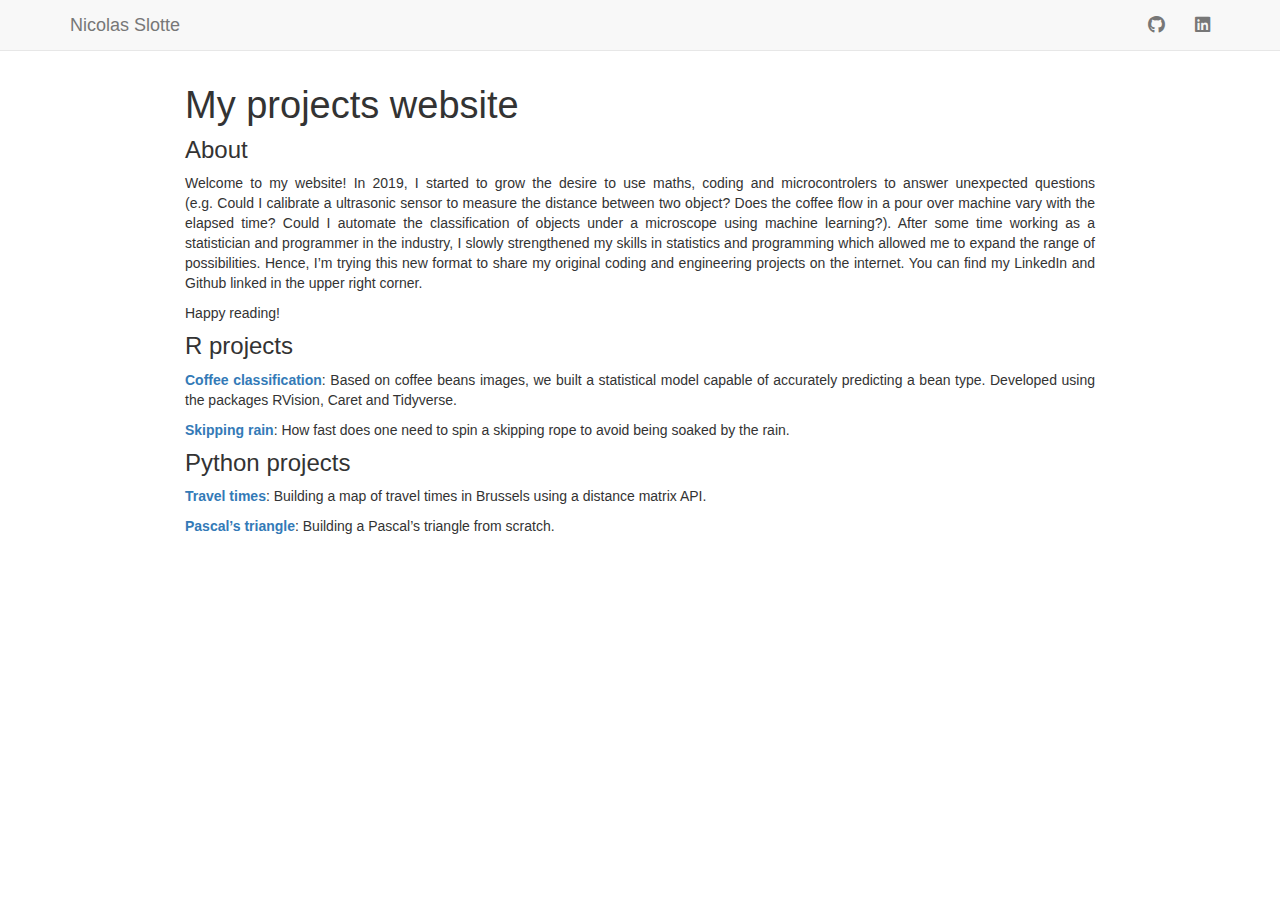
<file: index.html>
<!DOCTYPE html>

<html>

<head>

<meta charset="utf-8" />
<meta name="generator" content="pandoc" />
<meta http-equiv="X-UA-Compatible" content="IE=EDGE" />




<title>My projects website</title>

<script src="site_libs/jquery-3.6.0/jquery-3.6.0.min.js"></script>
<meta name="viewport" content="width=device-width, initial-scale=1" />
<link href="site_libs/bootstrap-3.3.5/css/bootstrap.min.css" rel="stylesheet" />
<script src="site_libs/bootstrap-3.3.5/js/bootstrap.min.js"></script>
<script src="site_libs/bootstrap-3.3.5/shim/html5shiv.min.js"></script>
<script src="site_libs/bootstrap-3.3.5/shim/respond.min.js"></script>
<style>h1 {font-size: 34px;}
       h1.title {font-size: 38px;}
       h2 {font-size: 30px;}
       h3 {font-size: 24px;}
       h4 {font-size: 18px;}
       h5 {font-size: 16px;}
       h6 {font-size: 12px;}
       code {color: inherit; background-color: rgba(0, 0, 0, 0.04);}
       pre:not([class]) { background-color: white }</style>
<script src="site_libs/navigation-1.1/tabsets.js"></script>
<link href="site_libs/highlightjs-9.12.0/default.css" rel="stylesheet" />
<script src="site_libs/highlightjs-9.12.0/highlight.js"></script>
<link href="site_libs/font-awesome-6.4.2/css/all.min.css" rel="stylesheet" />
<link href="site_libs/font-awesome-6.4.2/css/v4-shims.min.css" rel="stylesheet" />

<style type="text/css">
  code{white-space: pre-wrap;}
  span.smallcaps{font-variant: small-caps;}
  span.underline{text-decoration: underline;}
  div.column{display: inline-block; vertical-align: top; width: 50%;}
  div.hanging-indent{margin-left: 1.5em; text-indent: -1.5em;}
  ul.task-list{list-style: none;}
    </style>

<style type="text/css">code{white-space: pre;}</style>
<script type="text/javascript">
if (window.hljs) {
  hljs.configure({languages: []});
  hljs.initHighlightingOnLoad();
  if (document.readyState && document.readyState === "complete") {
    window.setTimeout(function() { hljs.initHighlighting(); }, 0);
  }
}
</script>






<link rel="stylesheet" href="justify.css" type="text/css" />



<style type = "text/css">
.main-container {
  max-width: 940px;
  margin-left: auto;
  margin-right: auto;
}
img {
  max-width:100%;
}
.tabbed-pane {
  padding-top: 12px;
}
.html-widget {
  margin-bottom: 20px;
}
button.code-folding-btn:focus {
  outline: none;
}
summary {
  display: list-item;
}
details > summary > p:only-child {
  display: inline;
}
pre code {
  padding: 0;
}
</style>


<style type="text/css">
.dropdown-submenu {
  position: relative;
}
.dropdown-submenu>.dropdown-menu {
  top: 0;
  left: 100%;
  margin-top: -6px;
  margin-left: -1px;
  border-radius: 0 6px 6px 6px;
}
.dropdown-submenu:hover>.dropdown-menu {
  display: block;
}
.dropdown-submenu>a:after {
  display: block;
  content: " ";
  float: right;
  width: 0;
  height: 0;
  border-color: transparent;
  border-style: solid;
  border-width: 5px 0 5px 5px;
  border-left-color: #cccccc;
  margin-top: 5px;
  margin-right: -10px;
}
.dropdown-submenu:hover>a:after {
  border-left-color: #adb5bd;
}
.dropdown-submenu.pull-left {
  float: none;
}
.dropdown-submenu.pull-left>.dropdown-menu {
  left: -100%;
  margin-left: 10px;
  border-radius: 6px 0 6px 6px;
}
</style>

<script type="text/javascript">
// manage active state of menu based on current page
$(document).ready(function () {
  // active menu anchor
  href = window.location.pathname
  href = href.substr(href.lastIndexOf('/') + 1)
  if (href === "")
    href = "index.html";
  var menuAnchor = $('a[href="' + href + '"]');

  // mark the anchor link active (and if it's in a dropdown, also mark that active)
  var dropdown = menuAnchor.closest('li.dropdown');
  if (window.bootstrap) { // Bootstrap 4+
    menuAnchor.addClass('active');
    dropdown.find('> .dropdown-toggle').addClass('active');
  } else { // Bootstrap 3
    menuAnchor.parent().addClass('active');
    dropdown.addClass('active');
  }

  // Navbar adjustments
  var navHeight = $(".navbar").first().height() + 15;
  var style = document.createElement('style');
  var pt = "padding-top: " + navHeight + "px; ";
  var mt = "margin-top: -" + navHeight + "px; ";
  var css = "";
  // offset scroll position for anchor links (for fixed navbar)
  for (var i = 1; i <= 6; i++) {
    css += ".section h" + i + "{ " + pt + mt + "}\n";
  }
  style.innerHTML = "body {" + pt + "padding-bottom: 40px; }\n" + css;
  document.head.appendChild(style);
});
</script>

<!-- tabsets -->

<style type="text/css">
.tabset-dropdown > .nav-tabs {
  display: inline-table;
  max-height: 500px;
  min-height: 44px;
  overflow-y: auto;
  border: 1px solid #ddd;
  border-radius: 4px;
}

.tabset-dropdown > .nav-tabs > li.active:before, .tabset-dropdown > .nav-tabs.nav-tabs-open:before {
  content: "\e259";
  font-family: 'Glyphicons Halflings';
  display: inline-block;
  padding: 10px;
  border-right: 1px solid #ddd;
}

.tabset-dropdown > .nav-tabs.nav-tabs-open > li.active:before {
  content: "\e258";
  font-family: 'Glyphicons Halflings';
  border: none;
}

.tabset-dropdown > .nav-tabs > li.active {
  display: block;
}

.tabset-dropdown > .nav-tabs > li > a,
.tabset-dropdown > .nav-tabs > li > a:focus,
.tabset-dropdown > .nav-tabs > li > a:hover {
  border: none;
  display: inline-block;
  border-radius: 4px;
  background-color: transparent;
}

.tabset-dropdown > .nav-tabs.nav-tabs-open > li {
  display: block;
  float: none;
}

.tabset-dropdown > .nav-tabs > li {
  display: none;
}
</style>

<!-- code folding -->




</head>

<body>


<div class="container-fluid main-container">




<div class="navbar navbar-default  navbar-fixed-top" role="navigation">
  <div class="container">
    <div class="navbar-header">
      <button type="button" class="navbar-toggle collapsed" data-toggle="collapse" data-bs-toggle="collapse" data-target="#navbar" data-bs-target="#navbar">
        <span class="icon-bar"></span>
        <span class="icon-bar"></span>
        <span class="icon-bar"></span>
      </button>
      <a class="navbar-brand" href="index.html">Nicolas Slotte</a>
    </div>
    <div id="navbar" class="navbar-collapse collapse">
      <ul class="nav navbar-nav">
        
      </ul>
      <ul class="nav navbar-nav navbar-right">
        <li>
  <a href="https://github.com/NicolasSlotte">
    <span class="fab fa-github fa-lg"></span>
     
  </a>
</li>
<li>
  <a href="https://www.linkedin.com/in/nicolas-slotte-2065551b8/">
    <span class="fab fa-linkedin fa-lg"></span>
     
  </a>
</li>
      </ul>
    </div><!--/.nav-collapse -->
  </div><!--/.container -->
</div><!--/.navbar -->

<div id="header">



<h1 class="title toc-ignore">My projects website</h1>

</div>


<div id="about" class="section level3">
<h3>About</h3>
<p>Welcome to my website! In 2019, I started to grow the desire to use maths, coding and microcontrolers to answer unexpected questions (e.g. Could I calibrate a ultrasonic sensor to measure the distance between two object? Does the coffee flow in a pour over machine vary with the elapsed time? Could I automate the classification of objects under a microscope using machine learning?). After some time working as a statistician and programmer in the industry, I slowly strengthened my skills in statistics and programming which allowed me to expand the range of possibilities. Hence, I’m trying this new format to share my original coding and engineering projects on the internet. You can find my LinkedIn and Github linked in the upper right corner.</p>
<p>Happy reading!</p>
</div>
<div id="r-projects" class="section level3">
<h3>R projects</h3>
<p><a href="coffee_classification.html"><strong>Coffee classification</strong></a>: Based on coffee beans images, we built a statistical model capable of accurately predicting a bean type. Developed using the packages RVision, Caret and Tidyverse.</p>
<p><a href="skipping_rain.html"><strong>Skipping rain</strong></a>: How fast does one need to spin a skipping rope to avoid being soaked by the rain.</p>
</div>
<div id="python-projects" class="section level3">
<h3>Python projects</h3>
<p><a href="distance_matrix_api.html"><strong>Travel times</strong></a>: Building a map of travel times in Brussels using a distance matrix API.</p>
<p><a href="triangle.html"><strong>Pascal’s triangle</strong></a>: Building a Pascal’s triangle from scratch.</p>
</div>




</div>

<script>

// add bootstrap table styles to pandoc tables
function bootstrapStylePandocTables() {
  $('tr.odd').parent('tbody').parent('table').addClass('table table-condensed');
}
$(document).ready(function () {
  bootstrapStylePandocTables();
});


</script>

<!-- tabsets -->

<script>
$(document).ready(function () {
  window.buildTabsets("TOC");
});

$(document).ready(function () {
  $('.tabset-dropdown > .nav-tabs > li').click(function () {
    $(this).parent().toggleClass('nav-tabs-open');
  });
});
</script>

<!-- code folding -->


<!-- dynamically load mathjax for compatibility with self-contained -->
<script>
  (function () {
    var script = document.createElement("script");
    script.type = "text/javascript";
    script.src  = "https://mathjax.rstudio.com/latest/MathJax.js?config=TeX-AMS-MML_HTMLorMML";
    document.getElementsByTagName("head")[0].appendChild(script);
  })();
</script>

</body>
</html>
</file>
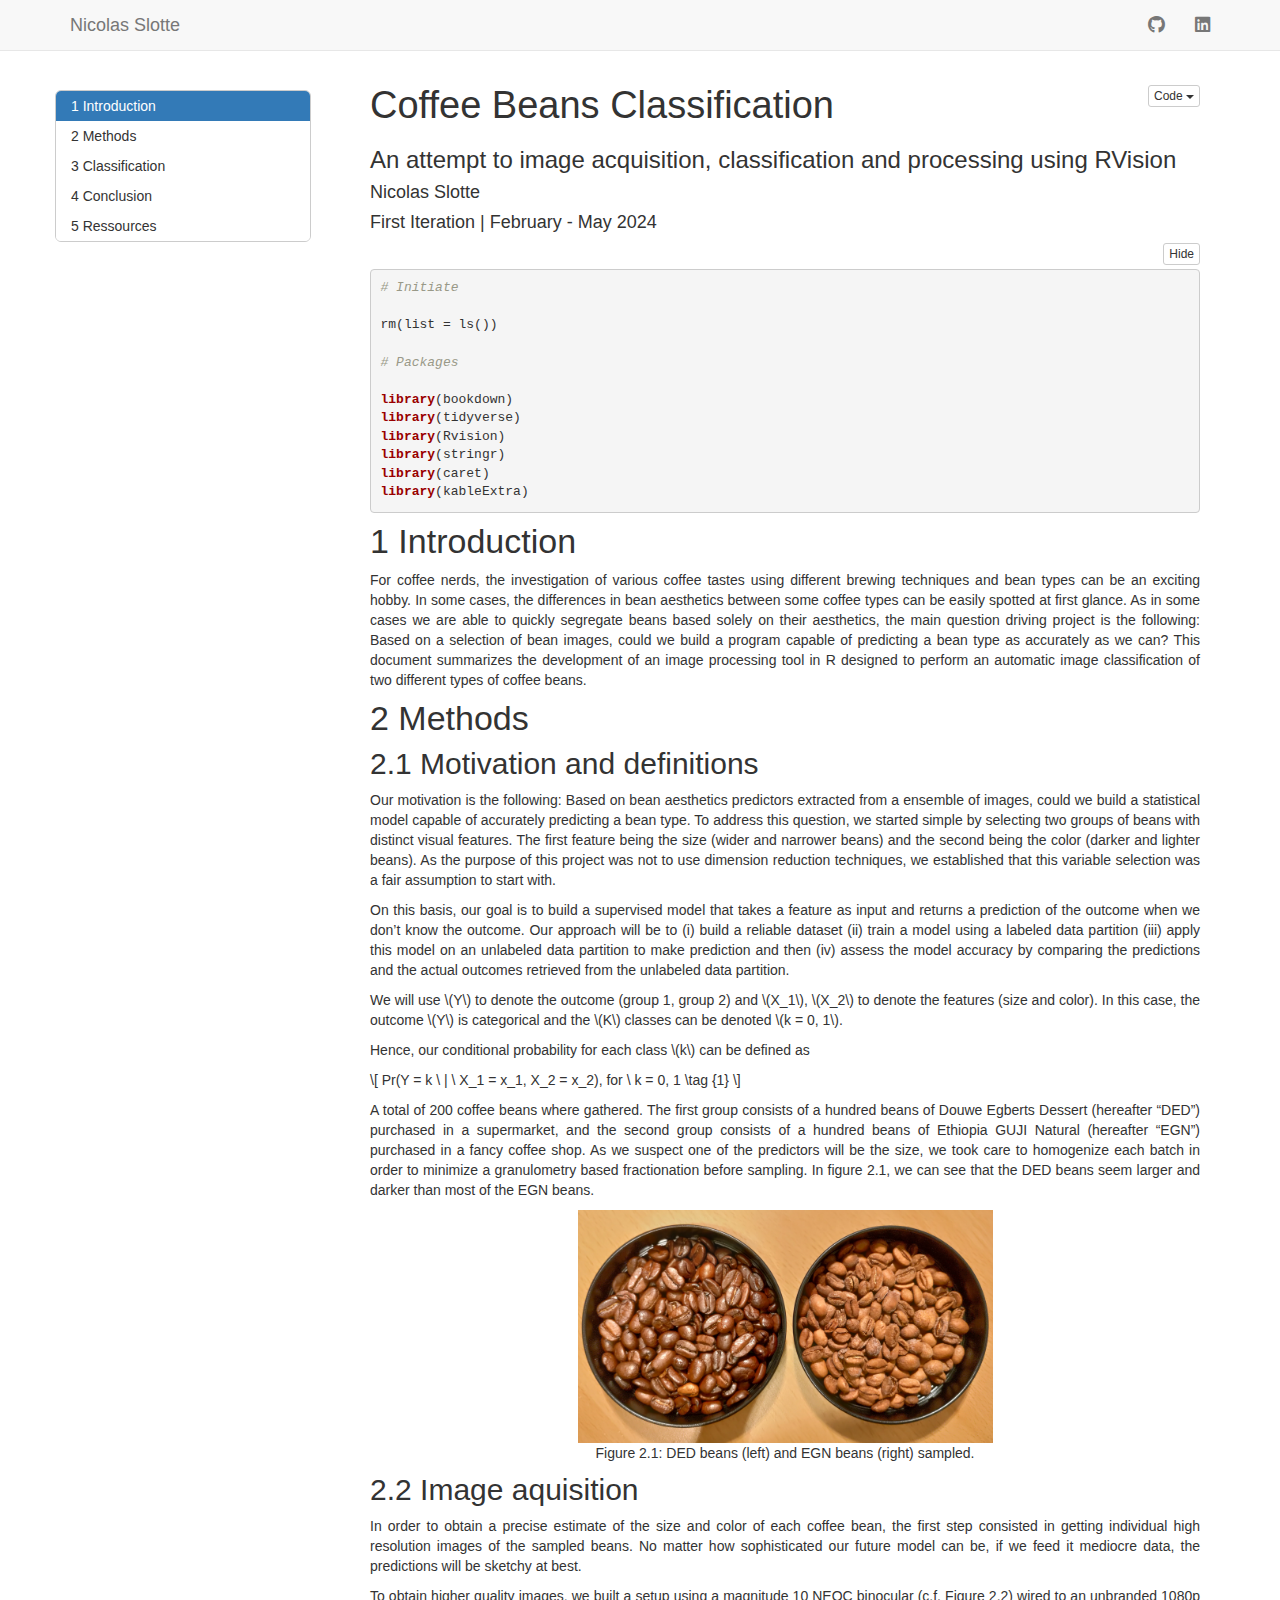
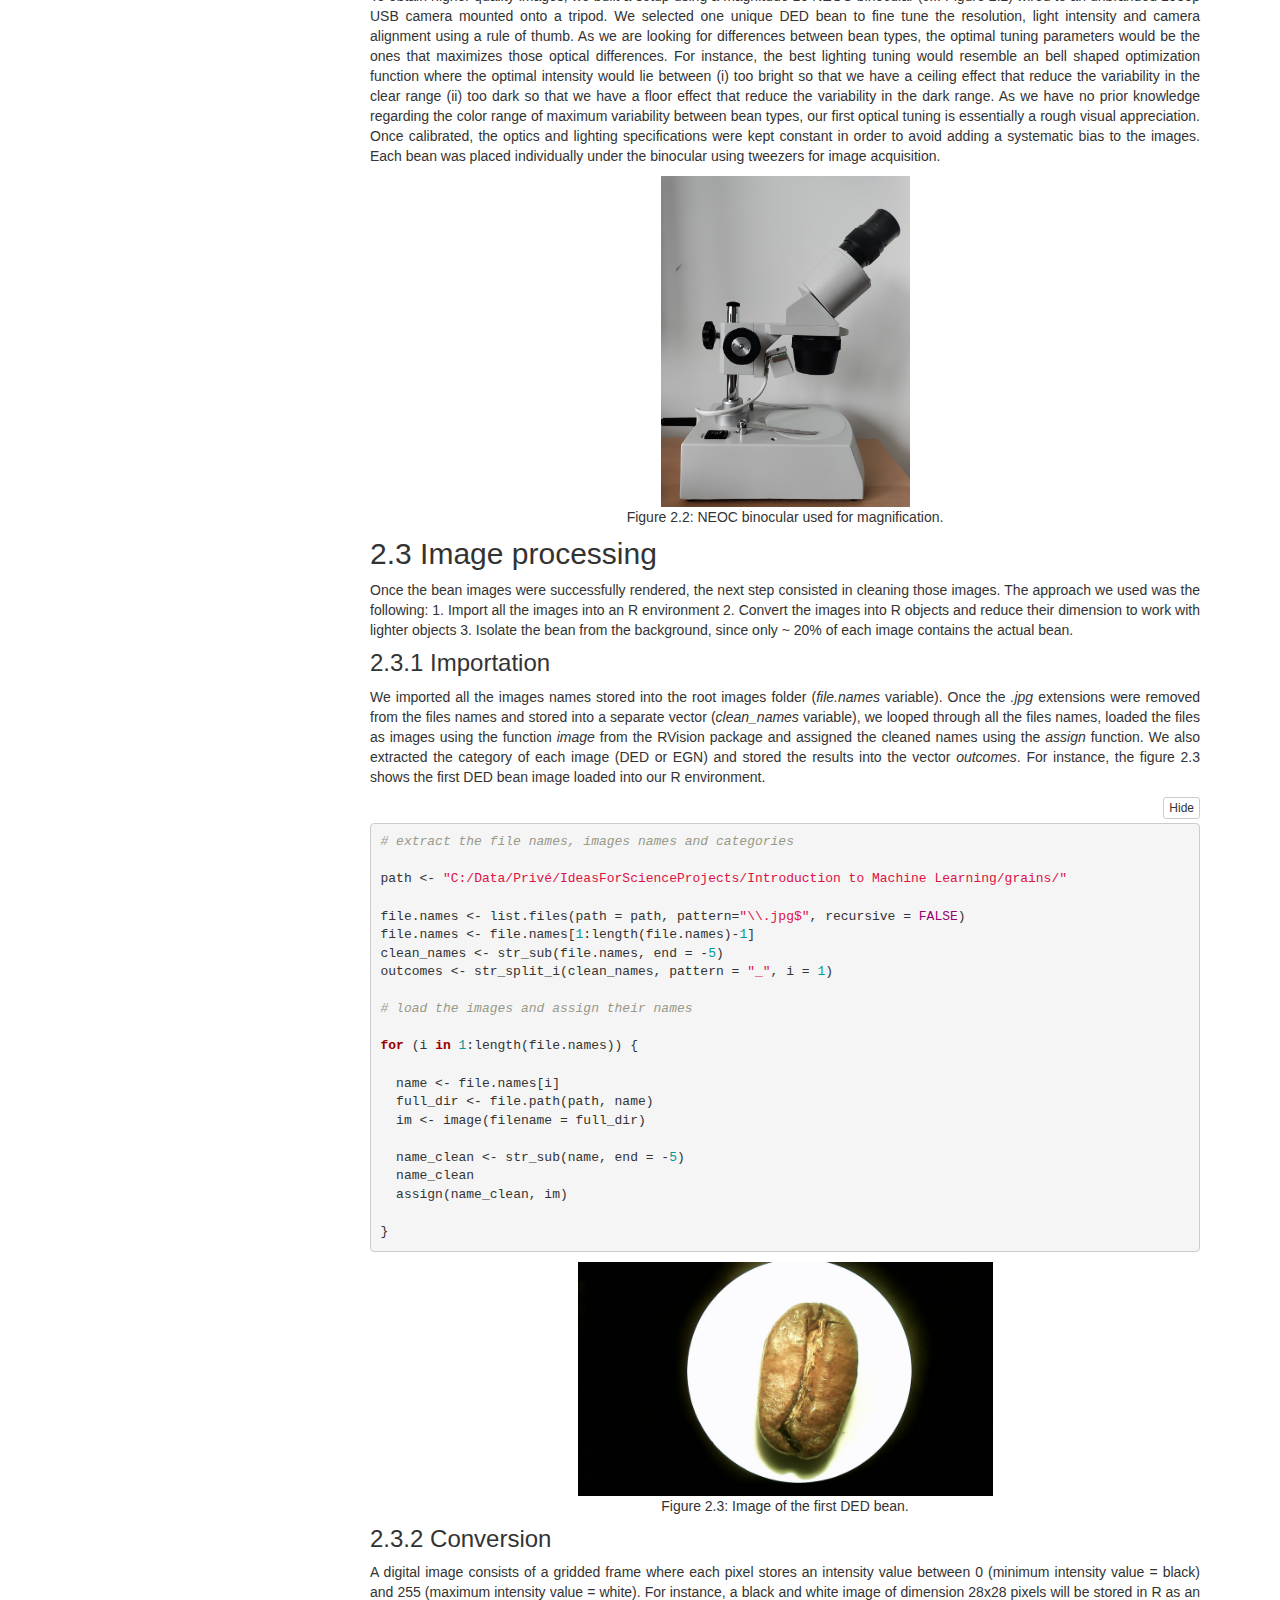
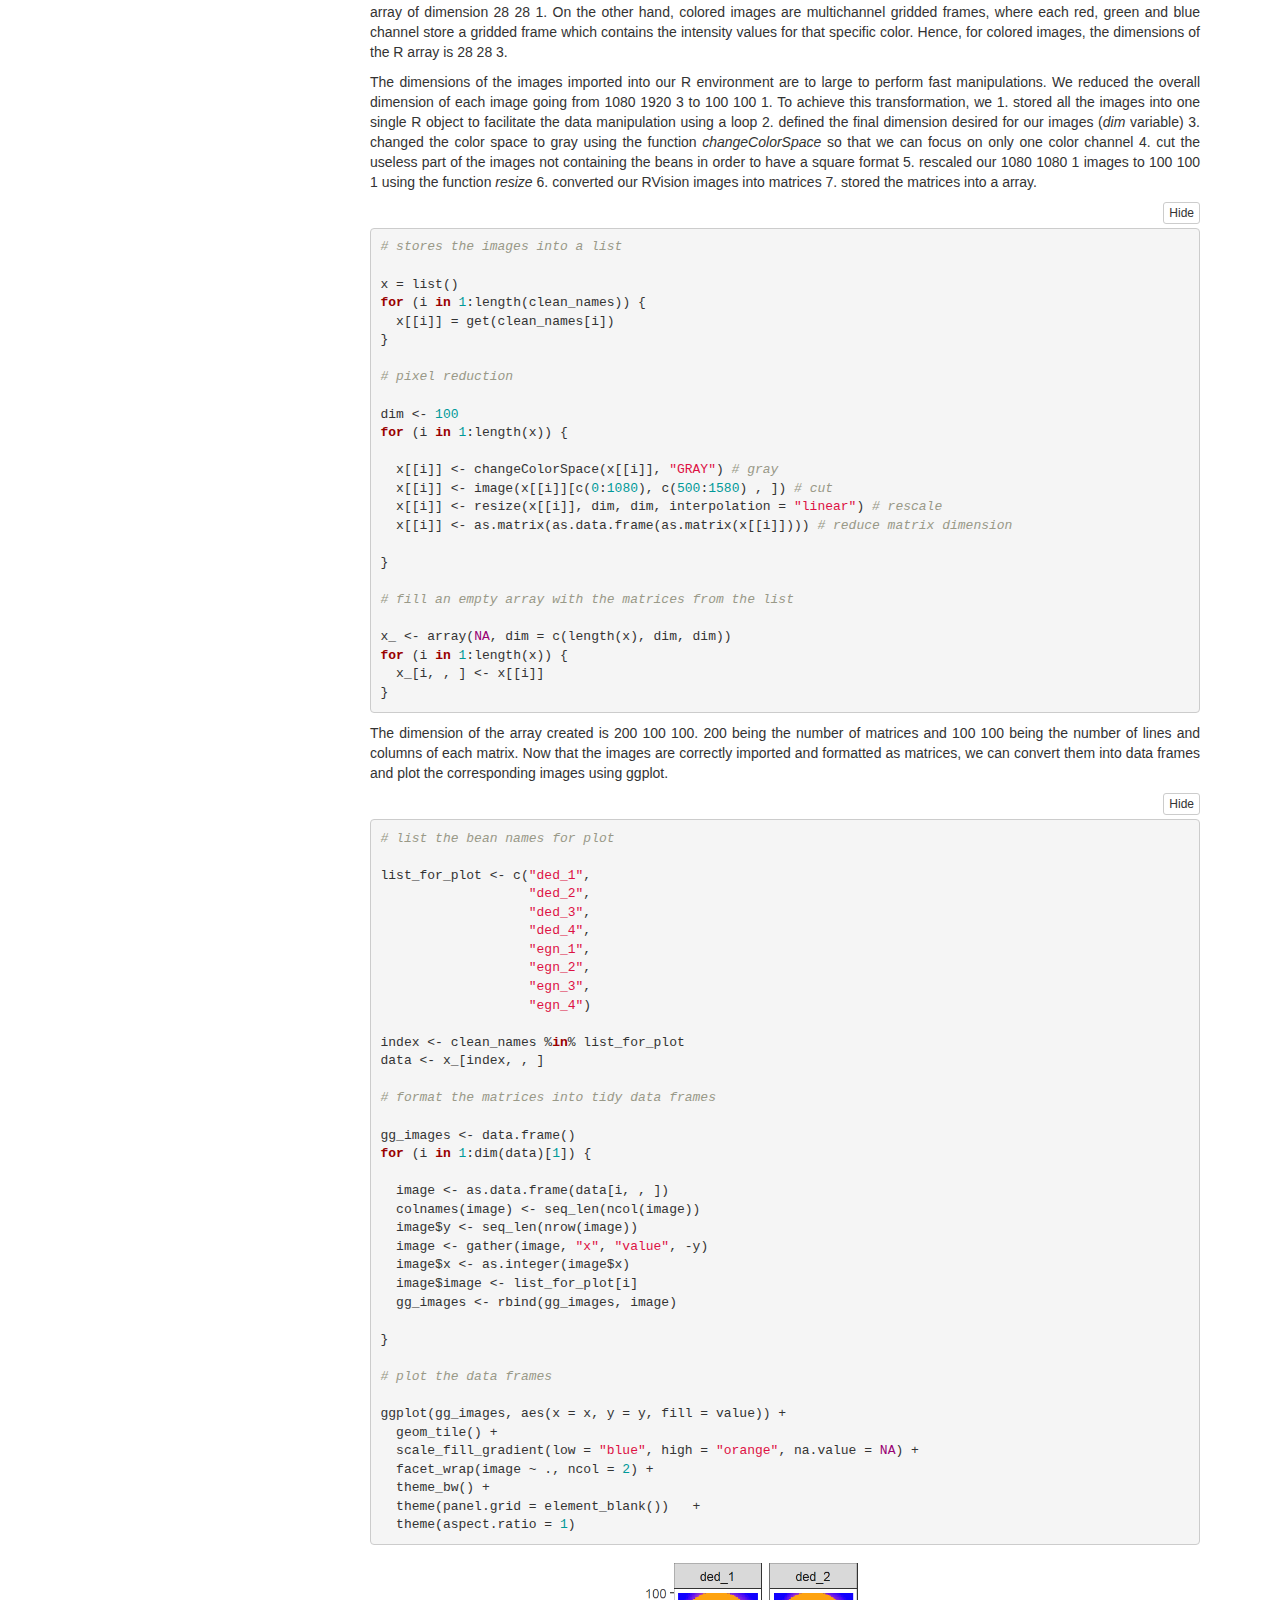
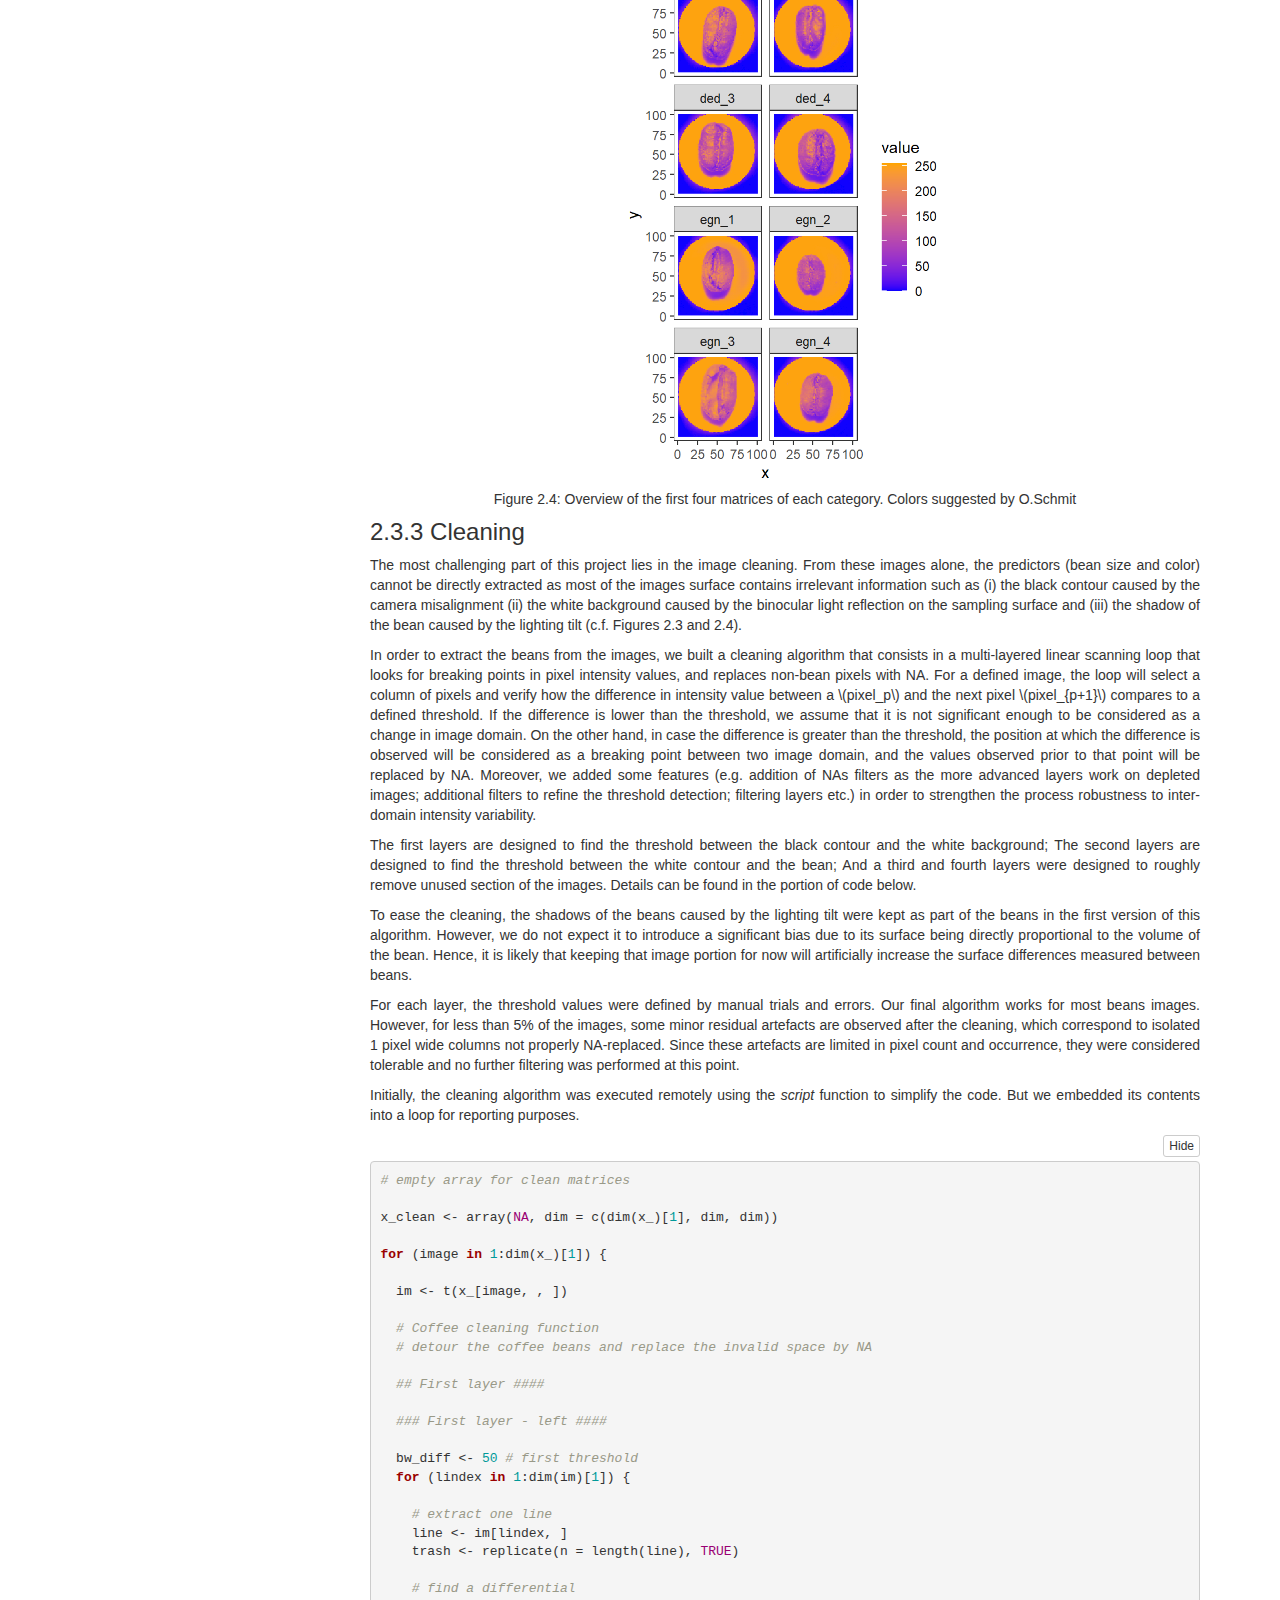
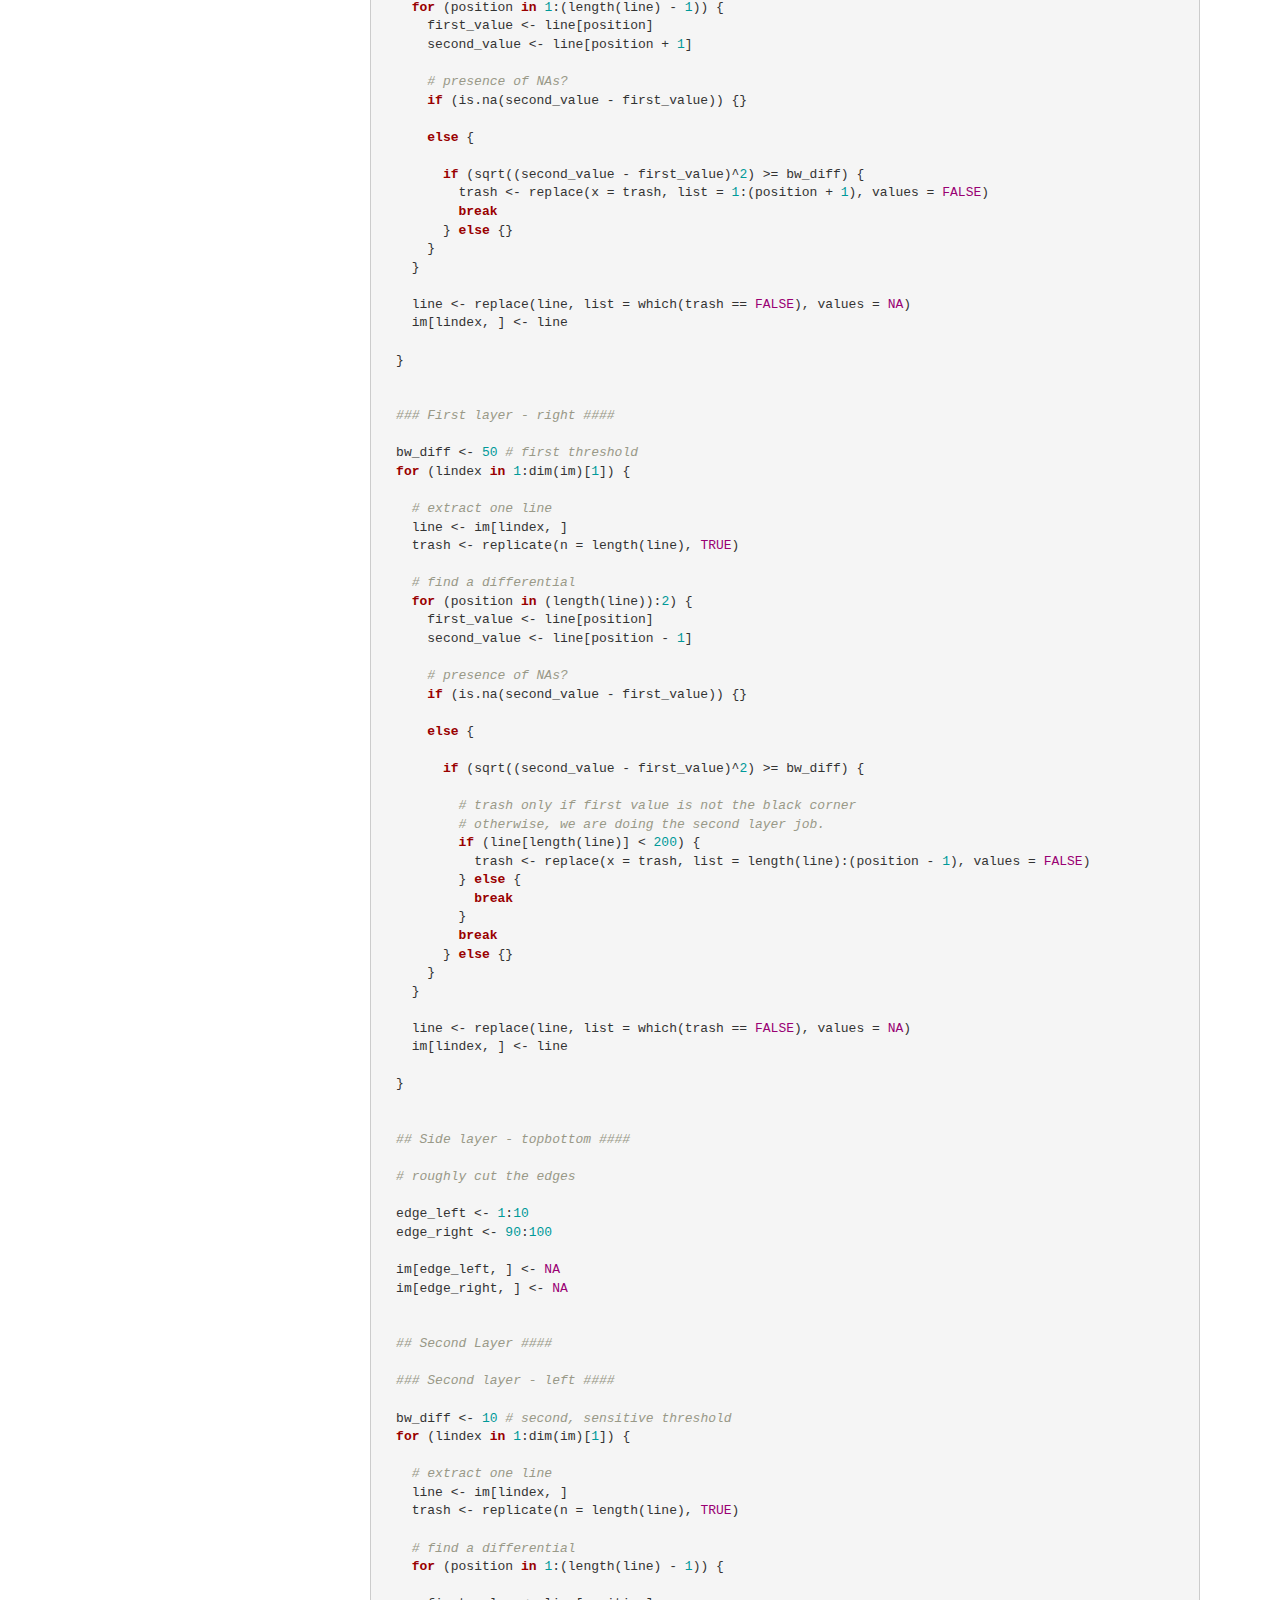
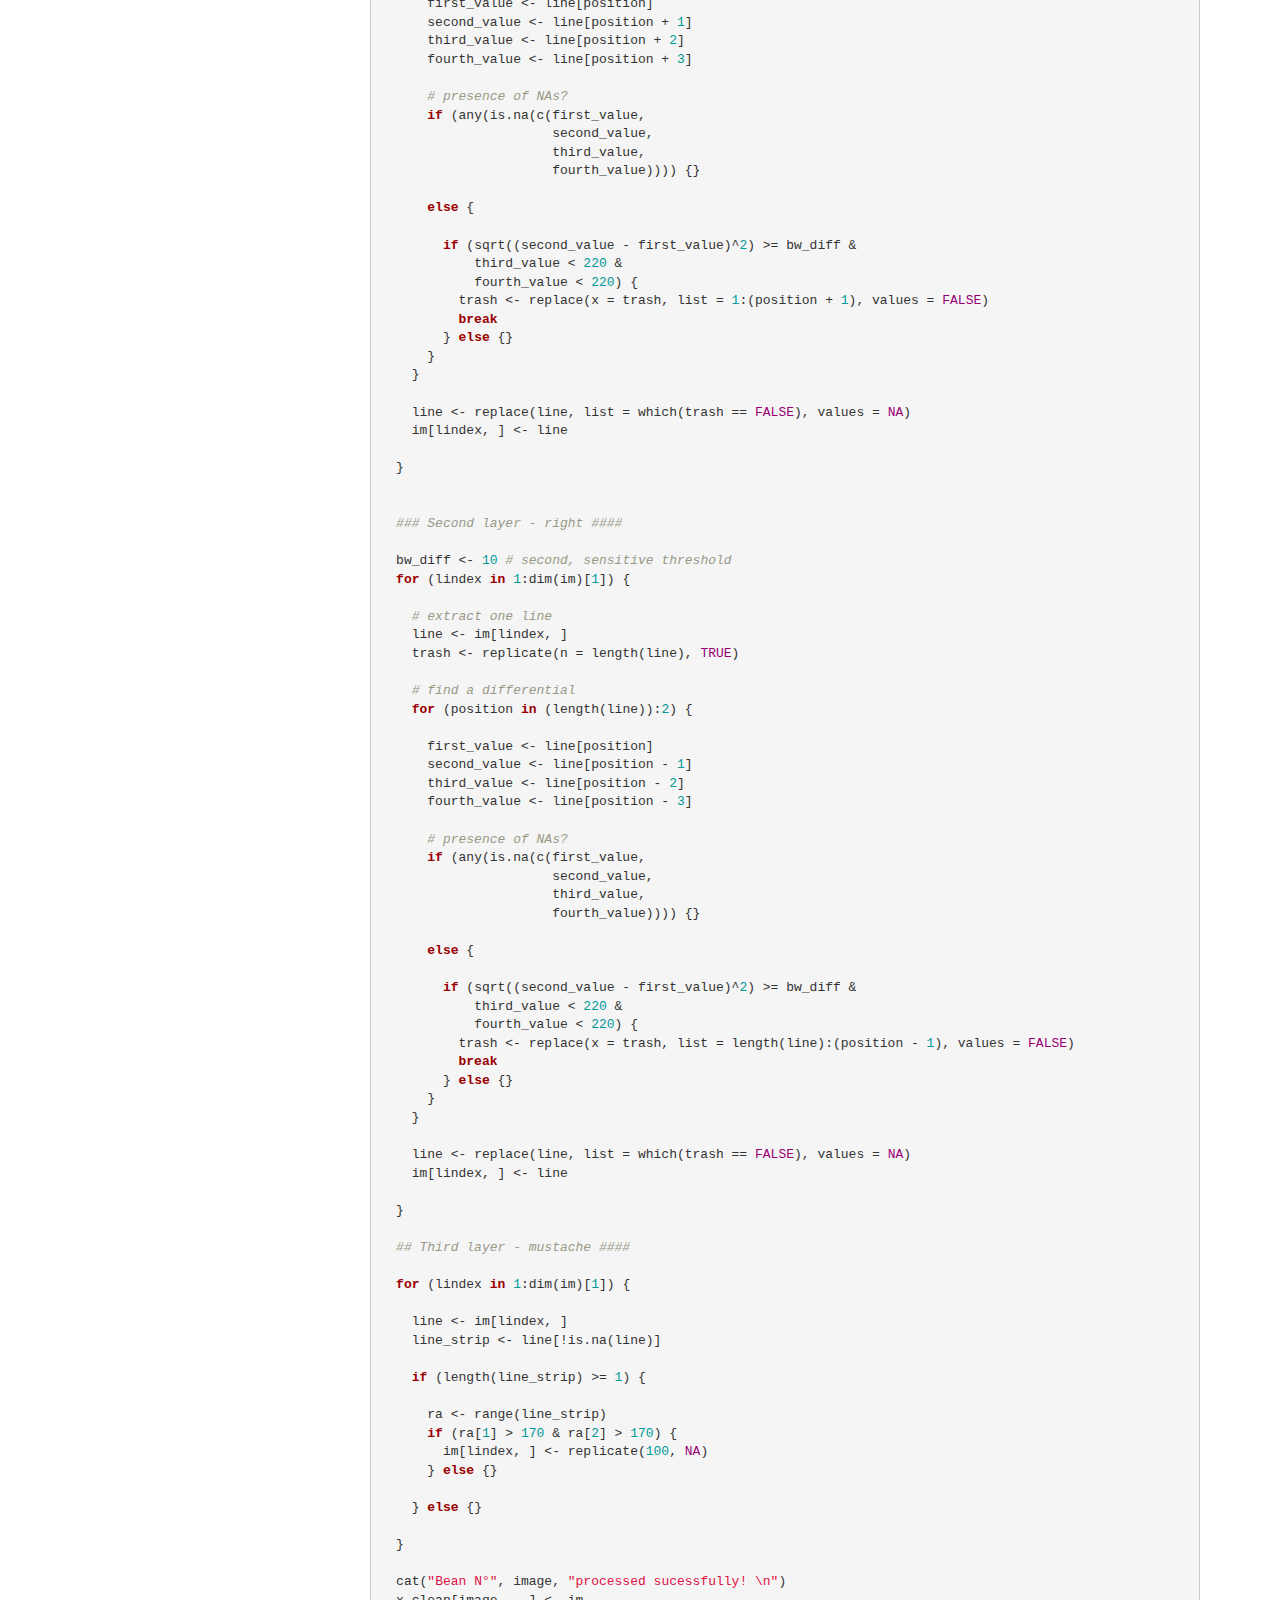
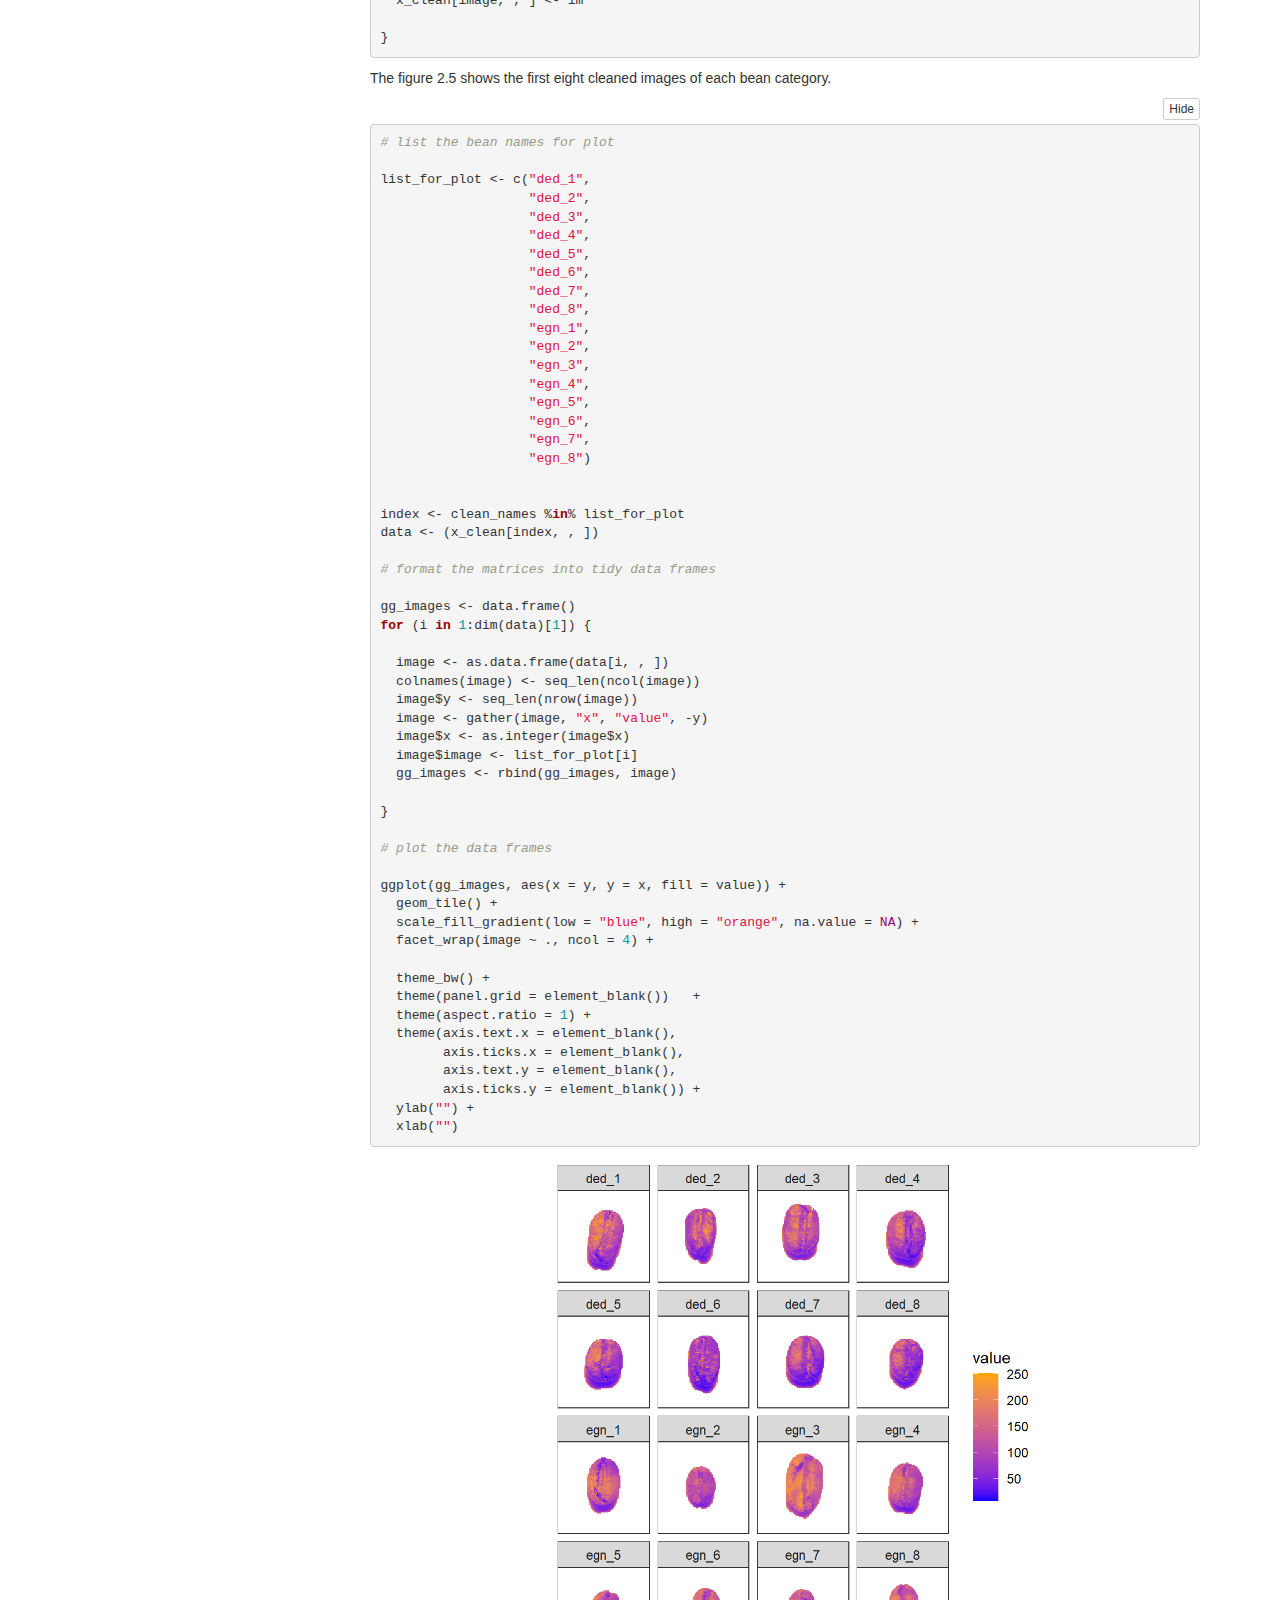
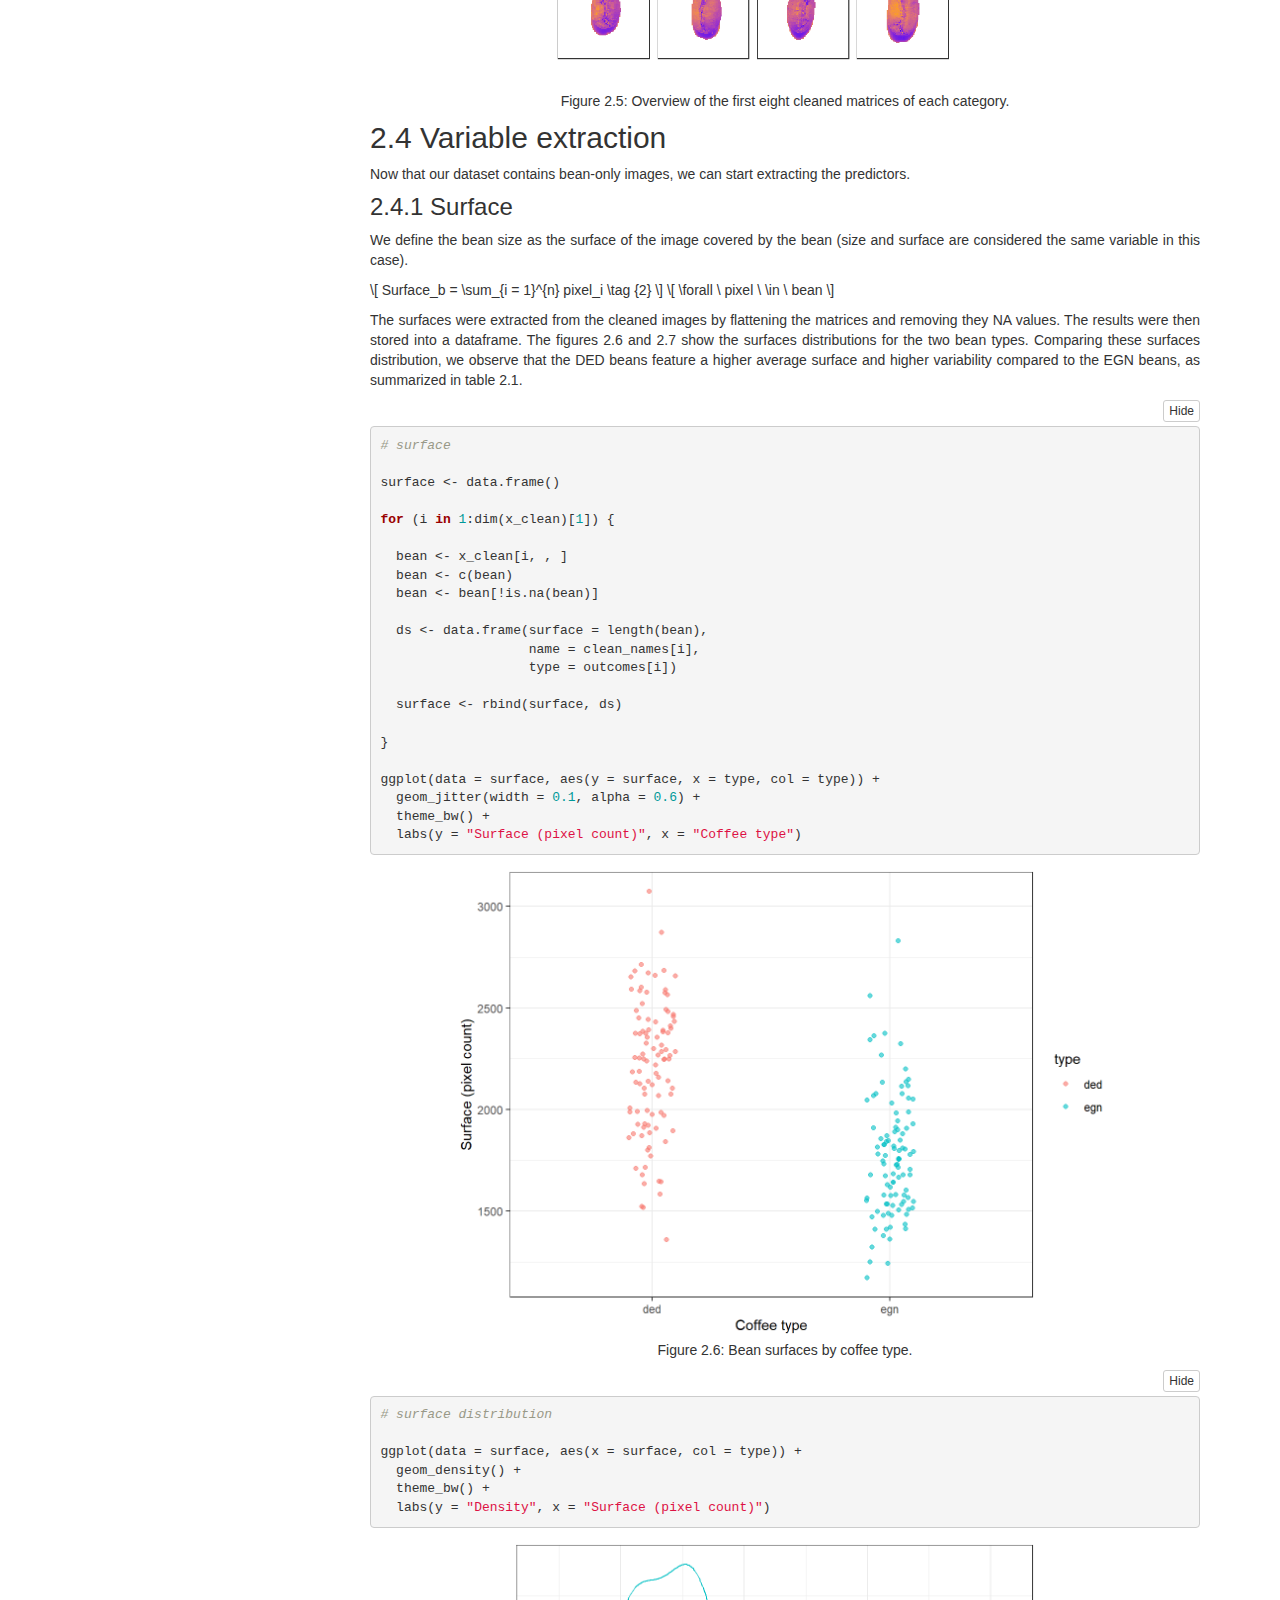
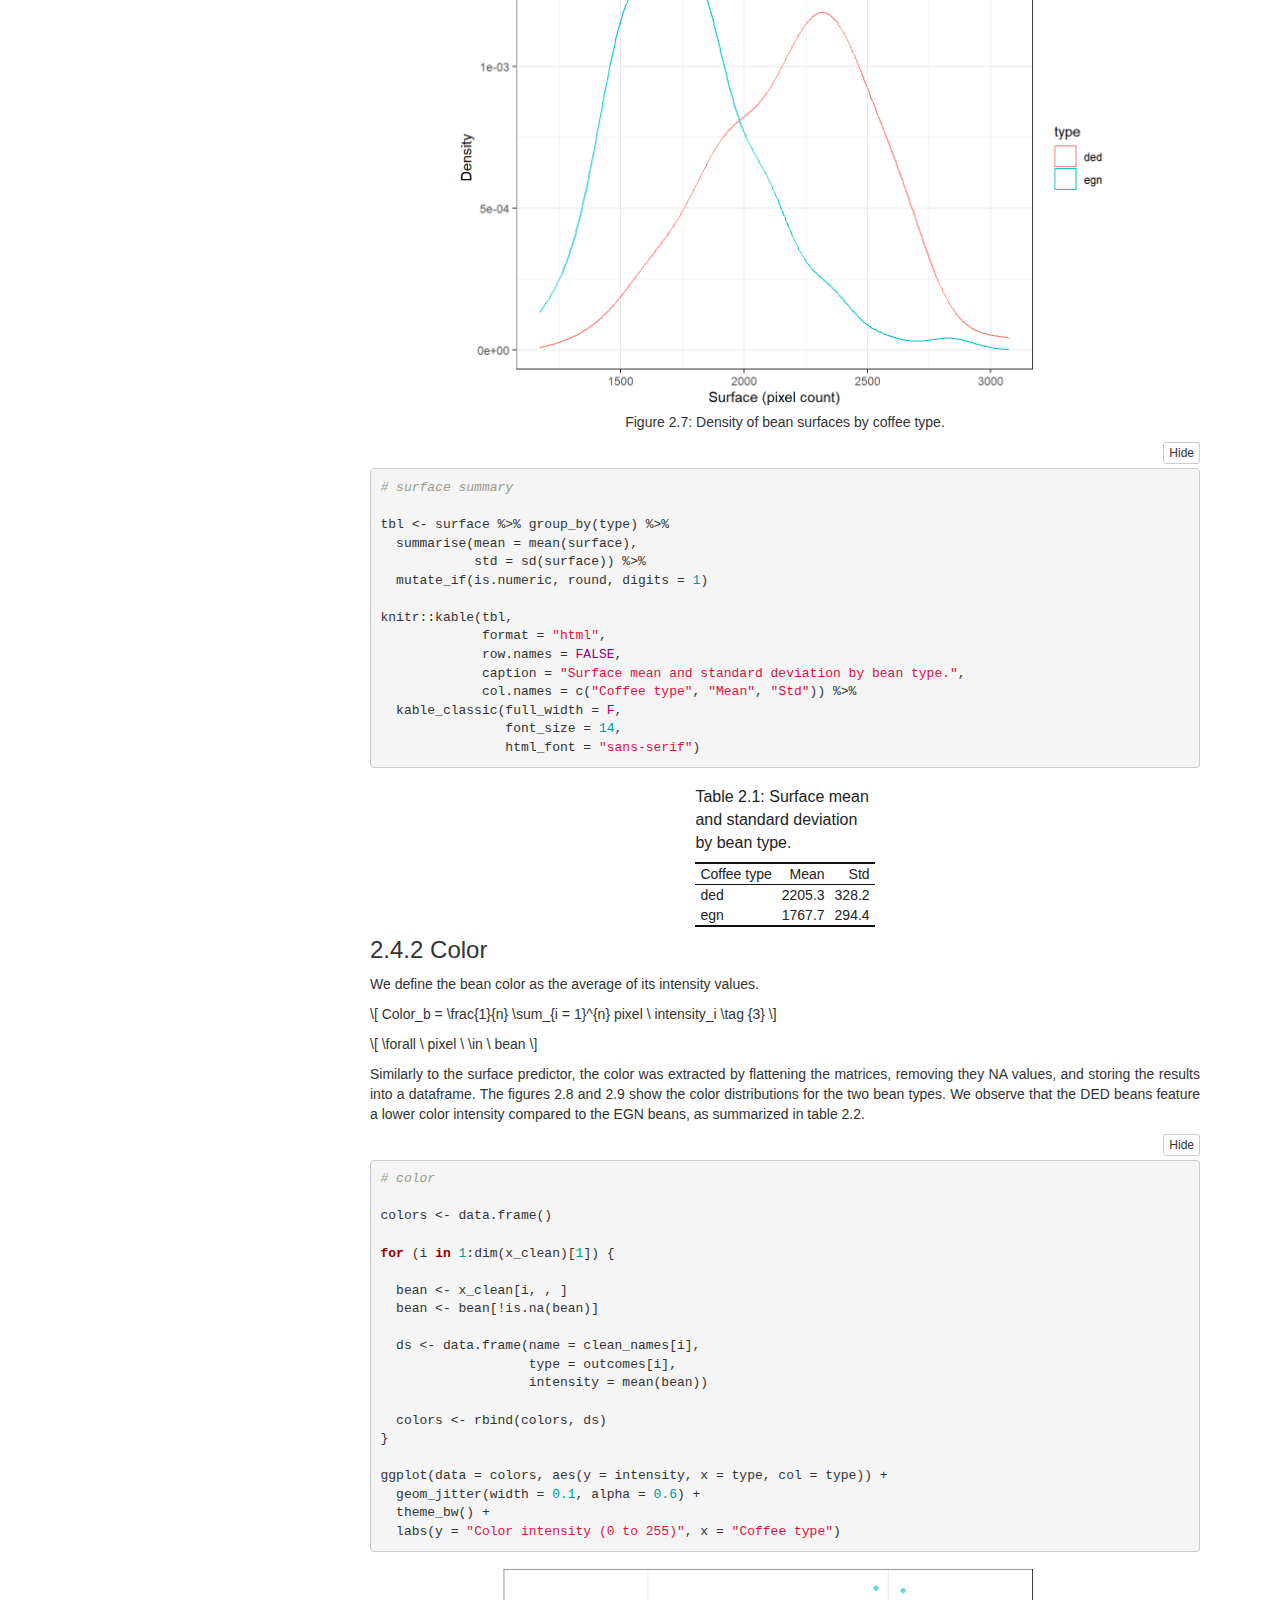
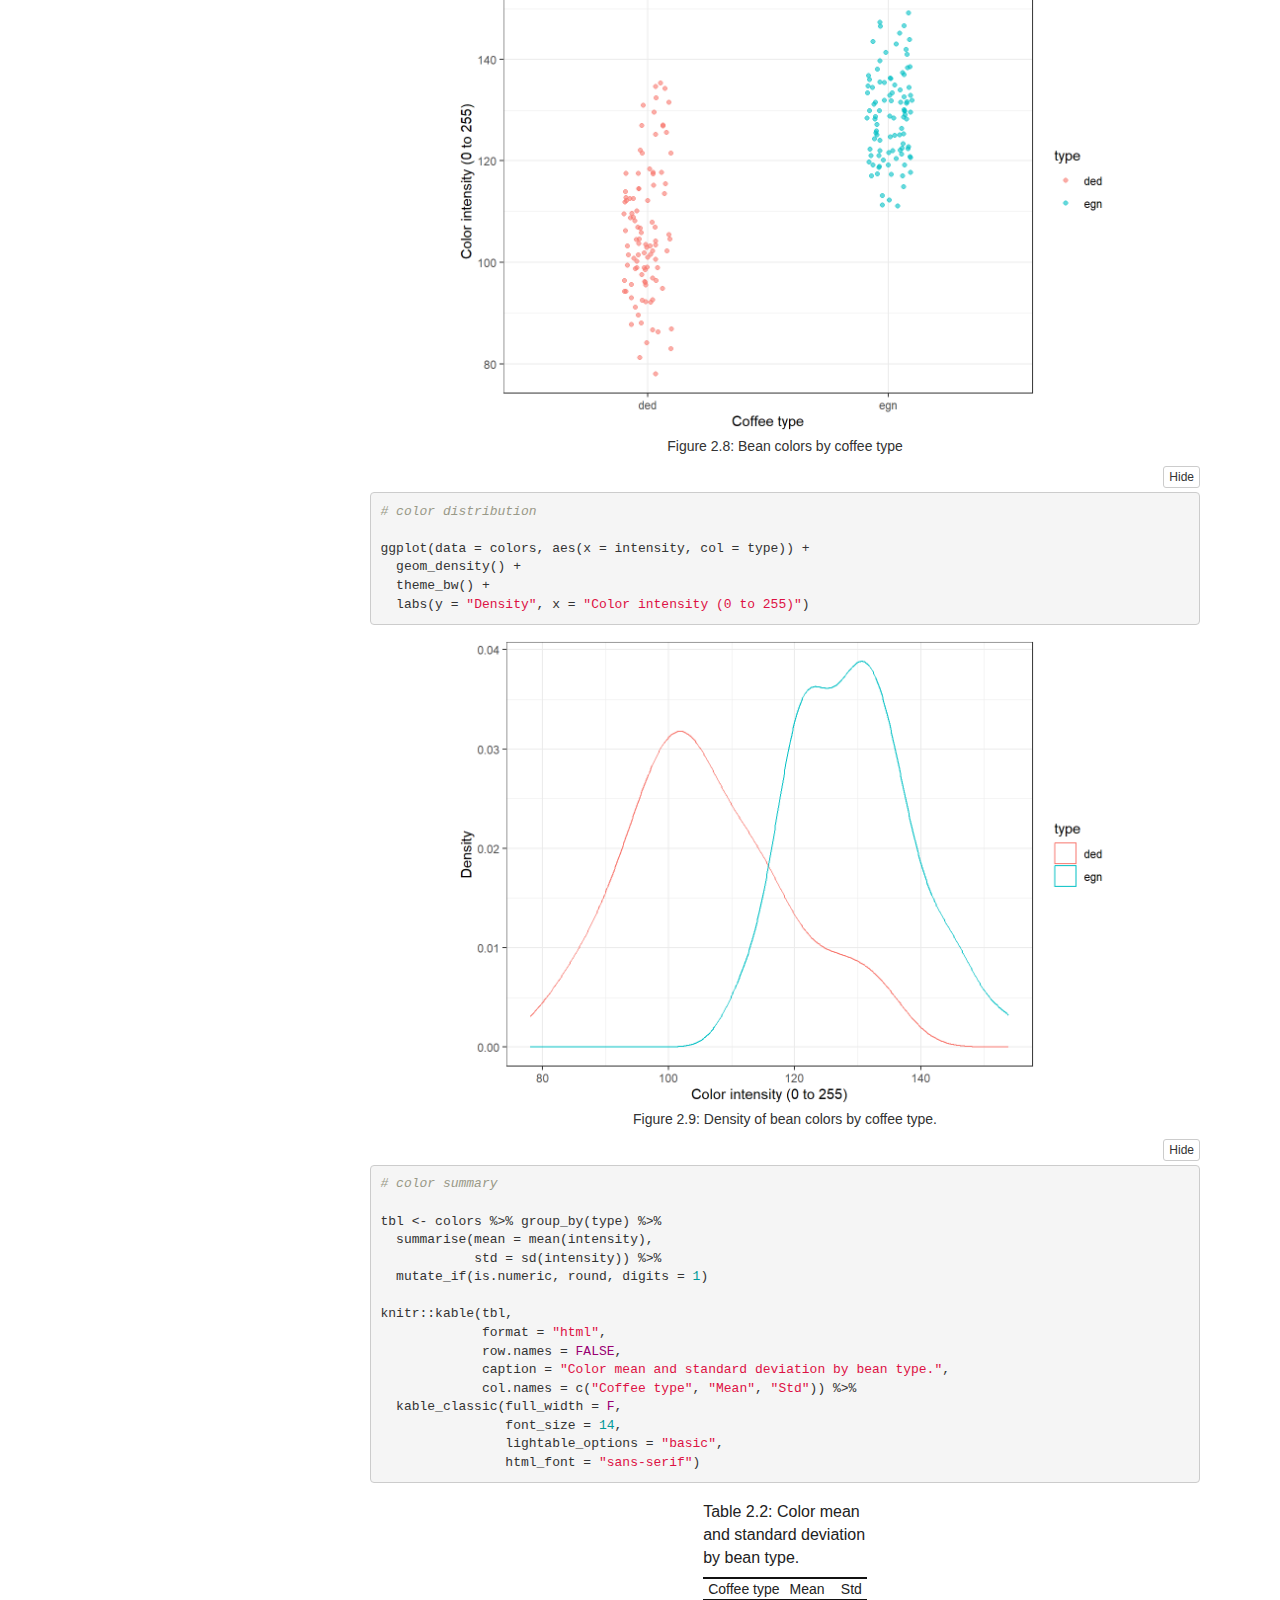
<file: coffee_classification.html>
<!DOCTYPE html>

<html>

<head>

<meta charset="utf-8" />
<meta name="generator" content="pandoc" />
<meta http-equiv="X-UA-Compatible" content="IE=EDGE" />


<meta name="author" content="Nicolas Slotte" />


<title>Coffee Beans Classification</title>

<script src="site_libs/jquery-3.6.0/jquery-3.6.0.min.js"></script>
<meta name="viewport" content="width=device-width, initial-scale=1" />
<link href="site_libs/bootstrap-3.3.5/css/bootstrap.min.css" rel="stylesheet" />
<script src="site_libs/bootstrap-3.3.5/js/bootstrap.min.js"></script>
<script src="site_libs/bootstrap-3.3.5/shim/html5shiv.min.js"></script>
<script src="site_libs/bootstrap-3.3.5/shim/respond.min.js"></script>
<style>h1 {font-size: 34px;}
       h1.title {font-size: 38px;}
       h2 {font-size: 30px;}
       h3 {font-size: 24px;}
       h4 {font-size: 18px;}
       h5 {font-size: 16px;}
       h6 {font-size: 12px;}
       code {color: inherit; background-color: rgba(0, 0, 0, 0.04);}
       pre:not([class]) { background-color: white }</style>
<script src="site_libs/jqueryui-1.13.2/jquery-ui.min.js"></script>
<link href="site_libs/tocify-1.9.1/jquery.tocify.css" rel="stylesheet" />
<script src="site_libs/tocify-1.9.1/jquery.tocify.js"></script>
<script src="site_libs/navigation-1.1/tabsets.js"></script>
<script src="site_libs/navigation-1.1/codefolding.js"></script>
<link href="site_libs/highlightjs-9.12.0/default.css" rel="stylesheet" />
<script src="site_libs/highlightjs-9.12.0/highlight.js"></script>
<script src="site_libs/kePrint-0.0.1/kePrint.js"></script>
<link href="site_libs/lightable-0.0.1/lightable.css" rel="stylesheet" />
<link href="site_libs/font-awesome-6.4.2/css/all.min.css" rel="stylesheet" />
<link href="site_libs/font-awesome-6.4.2/css/v4-shims.min.css" rel="stylesheet" />

<style type="text/css">
  code{white-space: pre-wrap;}
  span.smallcaps{font-variant: small-caps;}
  span.underline{text-decoration: underline;}
  div.column{display: inline-block; vertical-align: top; width: 50%;}
  div.hanging-indent{margin-left: 1.5em; text-indent: -1.5em;}
  ul.task-list{list-style: none;}
    </style>

<style type="text/css">code{white-space: pre;}</style>
<script type="text/javascript">
if (window.hljs) {
  hljs.configure({languages: []});
  hljs.initHighlightingOnLoad();
  if (document.readyState && document.readyState === "complete") {
    window.setTimeout(function() { hljs.initHighlighting(); }, 0);
  }
}
</script>






<link rel="stylesheet" href="justify.css" type="text/css" />



<style type = "text/css">
.main-container {
  max-width: 940px;
  margin-left: auto;
  margin-right: auto;
}
img {
  max-width:100%;
}
.tabbed-pane {
  padding-top: 12px;
}
.html-widget {
  margin-bottom: 20px;
}
button.code-folding-btn:focus {
  outline: none;
}
summary {
  display: list-item;
}
details > summary > p:only-child {
  display: inline;
}
pre code {
  padding: 0;
}
</style>


<style type="text/css">
.dropdown-submenu {
  position: relative;
}
.dropdown-submenu>.dropdown-menu {
  top: 0;
  left: 100%;
  margin-top: -6px;
  margin-left: -1px;
  border-radius: 0 6px 6px 6px;
}
.dropdown-submenu:hover>.dropdown-menu {
  display: block;
}
.dropdown-submenu>a:after {
  display: block;
  content: " ";
  float: right;
  width: 0;
  height: 0;
  border-color: transparent;
  border-style: solid;
  border-width: 5px 0 5px 5px;
  border-left-color: #cccccc;
  margin-top: 5px;
  margin-right: -10px;
}
.dropdown-submenu:hover>a:after {
  border-left-color: #adb5bd;
}
.dropdown-submenu.pull-left {
  float: none;
}
.dropdown-submenu.pull-left>.dropdown-menu {
  left: -100%;
  margin-left: 10px;
  border-radius: 6px 0 6px 6px;
}
</style>

<script type="text/javascript">
// manage active state of menu based on current page
$(document).ready(function () {
  // active menu anchor
  href = window.location.pathname
  href = href.substr(href.lastIndexOf('/') + 1)
  if (href === "")
    href = "index.html";
  var menuAnchor = $('a[href="' + href + '"]');

  // mark the anchor link active (and if it's in a dropdown, also mark that active)
  var dropdown = menuAnchor.closest('li.dropdown');
  if (window.bootstrap) { // Bootstrap 4+
    menuAnchor.addClass('active');
    dropdown.find('> .dropdown-toggle').addClass('active');
  } else { // Bootstrap 3
    menuAnchor.parent().addClass('active');
    dropdown.addClass('active');
  }

  // Navbar adjustments
  var navHeight = $(".navbar").first().height() + 15;
  var style = document.createElement('style');
  var pt = "padding-top: " + navHeight + "px; ";
  var mt = "margin-top: -" + navHeight + "px; ";
  var css = "";
  // offset scroll position for anchor links (for fixed navbar)
  for (var i = 1; i <= 6; i++) {
    css += ".section h" + i + "{ " + pt + mt + "}\n";
  }
  style.innerHTML = "body {" + pt + "padding-bottom: 40px; }\n" + css;
  document.head.appendChild(style);
});
</script>

<!-- tabsets -->

<style type="text/css">
.tabset-dropdown > .nav-tabs {
  display: inline-table;
  max-height: 500px;
  min-height: 44px;
  overflow-y: auto;
  border: 1px solid #ddd;
  border-radius: 4px;
}

.tabset-dropdown > .nav-tabs > li.active:before, .tabset-dropdown > .nav-tabs.nav-tabs-open:before {
  content: "\e259";
  font-family: 'Glyphicons Halflings';
  display: inline-block;
  padding: 10px;
  border-right: 1px solid #ddd;
}

.tabset-dropdown > .nav-tabs.nav-tabs-open > li.active:before {
  content: "\e258";
  font-family: 'Glyphicons Halflings';
  border: none;
}

.tabset-dropdown > .nav-tabs > li.active {
  display: block;
}

.tabset-dropdown > .nav-tabs > li > a,
.tabset-dropdown > .nav-tabs > li > a:focus,
.tabset-dropdown > .nav-tabs > li > a:hover {
  border: none;
  display: inline-block;
  border-radius: 4px;
  background-color: transparent;
}

.tabset-dropdown > .nav-tabs.nav-tabs-open > li {
  display: block;
  float: none;
}

.tabset-dropdown > .nav-tabs > li {
  display: none;
}
</style>

<!-- code folding -->
<style type="text/css">
.code-folding-btn { margin-bottom: 4px; }
</style>



<style type="text/css">

#TOC {
  margin: 25px 0px 20px 0px;
}
@media (max-width: 768px) {
#TOC {
  position: relative;
  width: 100%;
}
}

@media print {
.toc-content {
  /* see https://github.com/w3c/csswg-drafts/issues/4434 */
  float: right;
}
}

.toc-content {
  padding-left: 30px;
  padding-right: 40px;
}

div.main-container {
  max-width: 1200px;
}

div.tocify {
  width: 20%;
  max-width: 260px;
  max-height: 85%;
}

@media (min-width: 768px) and (max-width: 991px) {
  div.tocify {
    width: 25%;
  }
}

@media (max-width: 767px) {
  div.tocify {
    width: 100%;
    max-width: none;
  }
}

.tocify ul, .tocify li {
  line-height: 20px;
}

.tocify-subheader .tocify-item {
  font-size: 0.90em;
}

.tocify .list-group-item {
  border-radius: 0px;
}


</style>



</head>

<body>


<div class="container-fluid main-container">


<!-- setup 3col/9col grid for toc_float and main content  -->
<div class="row">
<div class="col-xs-12 col-sm-4 col-md-3">
<div id="TOC" class="tocify">
</div>
</div>

<div class="toc-content col-xs-12 col-sm-8 col-md-9">




<div class="navbar navbar-default  navbar-fixed-top" role="navigation">
  <div class="container">
    <div class="navbar-header">
      <button type="button" class="navbar-toggle collapsed" data-toggle="collapse" data-bs-toggle="collapse" data-target="#navbar" data-bs-target="#navbar">
        <span class="icon-bar"></span>
        <span class="icon-bar"></span>
        <span class="icon-bar"></span>
      </button>
      <a class="navbar-brand" href="index.html">Nicolas Slotte</a>
    </div>
    <div id="navbar" class="navbar-collapse collapse">
      <ul class="nav navbar-nav">
        
      </ul>
      <ul class="nav navbar-nav navbar-right">
        <li>
  <a href="https://github.com/NicolasSlotte">
    <span class="fab fa-github fa-lg"></span>
     
  </a>
</li>
<li>
  <a href="https://www.linkedin.com/in/nicolas-slotte-2065551b8/">
    <span class="fab fa-linkedin fa-lg"></span>
     
  </a>
</li>
      </ul>
    </div><!--/.nav-collapse -->
  </div><!--/.container -->
</div><!--/.navbar -->

<div id="header">

<div class="btn-group pull-right float-right">
<button type="button" class="btn btn-default btn-xs btn-secondary btn-sm dropdown-toggle" data-toggle="dropdown" data-bs-toggle="dropdown" aria-haspopup="true" aria-expanded="false"><span>Code</span> <span class="caret"></span></button>
<ul class="dropdown-menu dropdown-menu-right" style="min-width: 50px;">
<li><a id="rmd-show-all-code" href="#">Show All Code</a></li>
<li><a id="rmd-hide-all-code" href="#">Hide All Code</a></li>
</ul>
</div>



<h1 class="title toc-ignore">Coffee Beans Classification</h1>
<h3 class="subtitle">An attempt to image acquisition, classification and processing using RVision</h3>
<h4 class="author">Nicolas Slotte</h4>
<h4 class="date">First Iteration | February - May 2024</h4>

</div>


<pre class="r"><code># Initiate

rm(list = ls())

# Packages

library(bookdown)
library(tidyverse)
library(Rvision)
library(stringr)
library(caret)
library(kableExtra)</code></pre>
<div id="introduction" class="section level1" number="1">
<h1><span class="header-section-number">1</span> Introduction</h1>
<p>For coffee nerds, the investigation of various coffee tastes using different brewing techniques and bean types can be an exciting hobby. In some cases, the differences in bean aesthetics between some coffee types can be easily spotted at first glance. As in some cases we are able to quickly segregate beans based solely on their aesthetics, the main question driving project is the following: Based on a selection of bean images, could we build a program capable of predicting a bean type as accurately as we can? This document summarizes the development of an image processing tool in R designed to perform an automatic image classification of two different types of coffee beans.</p>
</div>
<div id="methods" class="section level1" number="2">
<h1><span class="header-section-number">2</span> Methods</h1>
<div id="motivation-and-definitions" class="section level2" number="2.1">
<h2><span class="header-section-number">2.1</span> Motivation and definitions</h2>
<p>Our motivation is the following: Based on bean aesthetics predictors extracted from a ensemble of images, could we build a statistical model capable of accurately predicting a bean type. To address this question, we started simple by selecting two groups of beans with distinct visual features. The first feature being the size (wider and narrower beans) and the second being the color (darker and lighter beans). As the purpose of this project was not to use dimension reduction techniques, we established that this variable selection was a fair assumption to start with.</p>
<p>On this basis, our goal is to build a supervised model that takes a feature as input and returns a prediction of the outcome when we don’t know the outcome. Our approach will be to (i) build a reliable dataset (ii) train a model using a labeled data partition (iii) apply this model on an unlabeled data partition to make prediction and then (iv) assess the model accuracy by comparing the predictions and the actual outcomes retrieved from the unlabeled data partition.</p>
<p>We will use <span class="math inline">\(Y\)</span> to denote the outcome (group 1, group 2) and <span class="math inline">\(X_1\)</span>, <span class="math inline">\(X_2\)</span> to denote the features (size and color). In this case, the outcome <span class="math inline">\(Y\)</span> is categorical and the <span class="math inline">\(K\)</span> classes can be denoted <span class="math inline">\(k = 0, 1\)</span>.</p>
<p>Hence, our conditional probability for each class <span class="math inline">\(k\)</span> can be defined as</p>
<p><span class="math display">\[
Pr(Y = k \ | \ X_1 = x_1, X_2 = x_2), for \ k = 0, 1 \tag {1}
\]</span></p>
<p>A total of 200 coffee beans where gathered. The first group consists of a hundred beans of Douwe Egberts Dessert (hereafter “DED”) purchased in a supermarket, and the second group consists of a hundred beans of Ethiopia GUJI Natural (hereafter “EGN”) purchased in a fancy coffee shop. As we suspect one of the predictors will be the size, we took care to homogenize each batch in order to minimize a granulometry based fractionation before sampling. In figure 2.1, we can see that the DED beans seem larger and darker than most of the EGN beans.</p>
<div class="figure" style="text-align: center"><span style="display:block;" id="fig:unnamed-chunk-1"></span>
<img src="img/IMG_20240211_193848_2.jpg" alt="DED beans (left) and EGN beans (right) sampled." width="50%" />
<p class="caption">
Figure 2.1: DED beans (left) and EGN beans (right) sampled.
</p>
</div>
</div>
<div id="image-aquisition" class="section level2" number="2.2">
<h2><span class="header-section-number">2.2</span> Image aquisition</h2>
<p>In order to obtain a precise estimate of the size and color of each coffee bean, the first step consisted in getting individual high resolution images of the sampled beans. No matter how sophisticated our future model can be, if we feed it mediocre data, the predictions will be sketchy at best.</p>
<p>To obtain higher quality images, we built a setup using a magnitude 10 NEOC binocular (c.f. Figure 2.2) wired to an unbranded 1080p USB camera mounted onto a tripod. We selected one unique DED bean to fine tune the resolution, light intensity and camera alignment using a rule of thumb. As we are looking for differences between bean types, the optimal tuning parameters would be the ones that maximizes those optical differences. For instance, the best lighting tuning would resemble an bell shaped optimization function where the optimal intensity would lie between (i) too bright so that we have a ceiling effect that reduce the variability in the clear range (ii) too dark so that we have a floor effect that reduce the variability in the dark range. As we have no prior knowledge regarding the color range of maximum variability between bean types, our first optical tuning is essentially a rough visual appreciation. Once calibrated, the optics and lighting specifications were kept constant in order to avoid adding a systematic bias to the images. Each bean was placed individually under the binocular using tweezers for image acquisition.</p>
<div class="figure" style="text-align: center"><span style="display:block;" id="fig:unnamed-chunk-2"></span>
<img src="img/IMG_20240320_170555.jpg" alt="NEOC binocular used for magnification." width="30%" />
<p class="caption">
Figure 2.2: NEOC binocular used for magnification.
</p>
</div>
</div>
<div id="image-processing" class="section level2" number="2.3">
<h2><span class="header-section-number">2.3</span> Image processing</h2>
<p>Once the bean images were successfully rendered, the next step consisted in cleaning those images. The approach we used was the following: 1. Import all the images into an R environment 2. Convert the images into R objects and reduce their dimension to work with lighter objects 3. Isolate the bean from the background, since only ~ 20% of each image contains the actual bean.</p>
<div id="importation" class="section level3" number="2.3.1">
<h3><span class="header-section-number">2.3.1</span> Importation</h3>
<p>We imported all the images names stored into the root images folder (<em>file.names</em> variable). Once the <em>.jpg</em> extensions were removed from the files names and stored into a separate vector (<em>clean_names</em> variable), we looped through all the files names, loaded the files as images using the function <em>image</em> from the RVision package and assigned the cleaned names using the <em>assign</em> function. We also extracted the category of each image (DED or EGN) and stored the results into the vector <em>outcomes</em>. For instance, the figure 2.3 shows the first DED bean image loaded into our R environment.</p>
<pre class="r"><code># extract the file names, images names and categories

path &lt;- &quot;C:/Data/Privé/IdeasForScienceProjects/Introduction to Machine Learning/grains/&quot;

file.names &lt;- list.files(path = path, pattern=&quot;\\.jpg$&quot;, recursive = FALSE)
file.names &lt;- file.names[1:length(file.names)-1]
clean_names &lt;- str_sub(file.names, end = -5)
outcomes &lt;- str_split_i(clean_names, pattern = &quot;_&quot;, i = 1)

# load the images and assign their names

for (i in 1:length(file.names)) {
  
  name &lt;- file.names[i]
  full_dir &lt;- file.path(path, name)
  im &lt;- image(filename = full_dir)
  
  name_clean &lt;- str_sub(name, end = -5)
  name_clean
  assign(name_clean, im)
  
}</code></pre>
<div class="figure" style="text-align: center"><span style="display:block;" id="fig:unnamed-chunk-4"></span>
<img src="img/ded_1.jpg" alt="Image of the first DED bean." width="50%" />
<p class="caption">
Figure 2.3: Image of the first DED bean.
</p>
</div>
</div>
<div id="conversion" class="section level3" number="2.3.2">
<h3><span class="header-section-number">2.3.2</span> Conversion</h3>
<p>A digital image consists of a gridded frame where each pixel stores an intensity value between 0 (minimum intensity value = black) and 255 (maximum intensity value = white). For instance, a black and white image of dimension 28x28 pixels will be stored in R as an array of dimension 28 28 1. On the other hand, colored images are multichannel gridded frames, where each red, green and blue channel store a gridded frame which contains the intensity values for that specific color. Hence, for colored images, the dimensions of the R array is 28 28 3.</p>
<p>The dimensions of the images imported into our R environment are to large to perform fast manipulations. We reduced the overall dimension of each image going from 1080 1920 3 to 100 100 1. To achieve this transformation, we 1. stored all the images into one single R object to facilitate the data manipulation using a loop 2. defined the final dimension desired for our images (<em>dim</em> variable) 3. changed the color space to gray using the function <em>changeColorSpace</em> so that we can focus on only one color channel 4. cut the useless part of the images not containing the beans in order to have a square format 5. rescaled our 1080 1080 1 images to 100 100 1 using the function <em>resize</em> 6. converted our RVision images into matrices 7. stored the matrices into a array.</p>
<pre class="r"><code># stores the images into a list

x = list()
for (i in 1:length(clean_names)) {
  x[[i]] = get(clean_names[i])
}

# pixel reduction

dim &lt;- 100
for (i in 1:length(x)) {
  
  x[[i]] &lt;- changeColorSpace(x[[i]], &quot;GRAY&quot;) # gray
  x[[i]] &lt;- image(x[[i]][c(0:1080), c(500:1580) , ]) # cut
  x[[i]] &lt;- resize(x[[i]], dim, dim, interpolation = &quot;linear&quot;) # rescale
  x[[i]] &lt;- as.matrix(as.data.frame(as.matrix(x[[i]]))) # reduce matrix dimension
  
}

# fill an empty array with the matrices from the list

x_ &lt;- array(NA, dim = c(length(x), dim, dim))
for (i in 1:length(x)) {
  x_[i, , ] &lt;- x[[i]]
}</code></pre>
<p>The dimension of the array created is 200 100 100. 200 being the number of matrices and 100 100 being the number of lines and columns of each matrix. Now that the images are correctly imported and formatted as matrices, we can convert them into data frames and plot the corresponding images using ggplot.</p>
<pre class="r"><code># list the bean names for plot

list_for_plot &lt;- c(&quot;ded_1&quot;,
                   &quot;ded_2&quot;,
                   &quot;ded_3&quot;,
                   &quot;ded_4&quot;,
                   &quot;egn_1&quot;,
                   &quot;egn_2&quot;,
                   &quot;egn_3&quot;,
                   &quot;egn_4&quot;)

index &lt;- clean_names %in% list_for_plot
data &lt;- x_[index, , ]

# format the matrices into tidy data frames

gg_images &lt;- data.frame()
for (i in 1:dim(data)[1]) {
  
  image &lt;- as.data.frame(data[i, , ])
  colnames(image) &lt;- seq_len(ncol(image))
  image$y &lt;- seq_len(nrow(image))
  image &lt;- gather(image, &quot;x&quot;, &quot;value&quot;, -y)
  image$x &lt;- as.integer(image$x)
  image$image &lt;- list_for_plot[i]
  gg_images &lt;- rbind(gg_images, image)
  
}

# plot the data frames

ggplot(gg_images, aes(x = x, y = y, fill = value)) +
  geom_tile() +
  scale_fill_gradient(low = &quot;blue&quot;, high = &quot;orange&quot;, na.value = NA) +
  facet_wrap(image ~ ., ncol = 2) +
  theme_bw() +
  theme(panel.grid = element_blank())   +
  theme(aspect.ratio = 1)</code></pre>
<div class="figure" style="text-align: center"><span style="display:block;" id="fig:unnamed-chunk-6"></span>
<img src="coffee_classification_files/figure-html/unnamed-chunk-6-1.png" alt="Overview of the first four matrices of each category. Colors suggested by O.Schmit" width="90%" />
<p class="caption">
Figure 2.4: Overview of the first four matrices of each category. Colors suggested by O.Schmit
</p>
</div>
</div>
<div id="cleaning" class="section level3" number="2.3.3">
<h3><span class="header-section-number">2.3.3</span> Cleaning</h3>
<p>The most challenging part of this project lies in the image cleaning. From these images alone, the predictors (bean size and color) cannot be directly extracted as most of the images surface contains irrelevant information such as (i) the black contour caused by the camera misalignment (ii) the white background caused by the binocular light reflection on the sampling surface and (iii) the shadow of the bean caused by the lighting tilt (c.f. Figures 2.3 and 2.4).</p>
<p>In order to extract the beans from the images, we built a cleaning algorithm that consists in a multi-layered linear scanning loop that looks for breaking points in pixel intensity values, and replaces non-bean pixels with NA. For a defined image, the loop will select a column of pixels and verify how the difference in intensity value between a <span class="math inline">\(pixel_p\)</span> and the next pixel <span class="math inline">\(pixel_{p+1}\)</span> compares to a defined threshold. If the difference is lower than the threshold, we assume that it is not significant enough to be considered as a change in image domain. On the other hand, in case the difference is greater than the threshold, the position at which the difference is observed will be considered as a breaking point between two image domain, and the values observed prior to that point will be replaced by NA. Moreover, we added some features (e.g. addition of NAs filters as the more advanced layers work on depleted images; additional filters to refine the threshold detection; filtering layers etc.) in order to strengthen the process robustness to inter-domain intensity variability.</p>
<p>The first layers are designed to find the threshold between the black contour and the white background; The second layers are designed to find the threshold between the white contour and the bean; And a third and fourth layers were designed to roughly remove unused section of the images. Details can be found in the portion of code below.</p>
<p>To ease the cleaning, the shadows of the beans caused by the lighting tilt were kept as part of the beans in the first version of this algorithm. However, we do not expect it to introduce a significant bias due to its surface being directly proportional to the volume of the bean. Hence, it is likely that keeping that image portion for now will artificially increase the surface differences measured between beans.</p>
<p>For each layer, the threshold values were defined by manual trials and errors. Our final algorithm works for most beans images. However, for less than 5% of the images, some minor residual artefacts are observed after the cleaning, which correspond to isolated 1 pixel wide columns not properly NA-replaced. Since these artefacts are limited in pixel count and occurrence, they were considered tolerable and no further filtering was performed at this point.</p>
<p>Initially, the cleaning algorithm was executed remotely using the <em>script</em> function to simplify the code. But we embedded its contents into a loop for reporting purposes.</p>
<pre class="r"><code># empty array for clean matrices

x_clean &lt;- array(NA, dim = c(dim(x_)[1], dim, dim))
  
for (image in 1:dim(x_)[1]) {
  
  im &lt;- t(x_[image, , ])
  
  # Coffee cleaning function
  # detour the coffee beans and replace the invalid space by NA
  
  ## First layer ####
  
  ### First layer - left ####
  
  bw_diff &lt;- 50 # first threshold
  for (lindex in 1:dim(im)[1]) {
    
    # extract one line
    line &lt;- im[lindex, ]
    trash &lt;- replicate(n = length(line), TRUE)
    
    # find a differential
    for (position in 1:(length(line) - 1)) {
      first_value &lt;- line[position]
      second_value &lt;- line[position + 1]
      
      # presence of NAs?
      if (is.na(second_value - first_value)) {}
      
      else {
      
        if (sqrt((second_value - first_value)^2) &gt;= bw_diff) {
          trash &lt;- replace(x = trash, list = 1:(position + 1), values = FALSE)
          break
        } else {}
      }
    }
    
    line &lt;- replace(line, list = which(trash == FALSE), values = NA)
    im[lindex, ] &lt;- line
    
  }
  
  
  ### First layer - right ####
  
  bw_diff &lt;- 50 # first threshold
  for (lindex in 1:dim(im)[1]) {
    
    # extract one line
    line &lt;- im[lindex, ]
    trash &lt;- replicate(n = length(line), TRUE)
    
    # find a differential
    for (position in (length(line)):2) {
      first_value &lt;- line[position]
      second_value &lt;- line[position - 1]
      
      # presence of NAs?
      if (is.na(second_value - first_value)) {}
      
      else {
      
        if (sqrt((second_value - first_value)^2) &gt;= bw_diff) {
          
          # trash only if first value is not the black corner
          # otherwise, we are doing the second layer job.
          if (line[length(line)] &lt; 200) {
            trash &lt;- replace(x = trash, list = length(line):(position - 1), values = FALSE)
          } else {
            break
          }
          break
        } else {}
      }
    }
    
    line &lt;- replace(line, list = which(trash == FALSE), values = NA)
    im[lindex, ] &lt;- line
    
  }
  
  
  ## Side layer - topbottom ####
  
  # roughly cut the edges
  
  edge_left &lt;- 1:10
  edge_right &lt;- 90:100
  
  im[edge_left, ] &lt;- NA
  im[edge_right, ] &lt;- NA
  
  
  ## Second Layer ####
  
  ### Second layer - left ####
  
  bw_diff &lt;- 10 # second, sensitive threshold
  for (lindex in 1:dim(im)[1]) {
    
    # extract one line
    line &lt;- im[lindex, ]
    trash &lt;- replicate(n = length(line), TRUE)
    
    # find a differential
    for (position in 1:(length(line) - 1)) {
      
      first_value &lt;- line[position]
      second_value &lt;- line[position + 1]
      third_value &lt;- line[position + 2]
      fourth_value &lt;- line[position + 3]
      
      # presence of NAs?
      if (any(is.na(c(first_value, 
                      second_value, 
                      third_value,
                      fourth_value)))) {}
      
      else {
        
        if (sqrt((second_value - first_value)^2) &gt;= bw_diff &amp; 
            third_value &lt; 220 &amp;
            fourth_value &lt; 220) {
          trash &lt;- replace(x = trash, list = 1:(position + 1), values = FALSE)
          break
        } else {}
      }
    }
    
    line &lt;- replace(line, list = which(trash == FALSE), values = NA)
    im[lindex, ] &lt;- line
    
  }
  
  
  ### Second layer - right ####
  
  bw_diff &lt;- 10 # second, sensitive threshold
  for (lindex in 1:dim(im)[1]) {
    
    # extract one line
    line &lt;- im[lindex, ]
    trash &lt;- replicate(n = length(line), TRUE)
    
    # find a differential
    for (position in (length(line)):2) {
      
      first_value &lt;- line[position]
      second_value &lt;- line[position - 1]
      third_value &lt;- line[position - 2]
      fourth_value &lt;- line[position - 3]
      
      # presence of NAs?
      if (any(is.na(c(first_value, 
                      second_value,
                      third_value,
                      fourth_value)))) {}
      
      else {
        
        if (sqrt((second_value - first_value)^2) &gt;= bw_diff &amp;
            third_value &lt; 220 &amp;
            fourth_value &lt; 220) {
          trash &lt;- replace(x = trash, list = length(line):(position - 1), values = FALSE)
          break
        } else {}
      }
    }
    
    line &lt;- replace(line, list = which(trash == FALSE), values = NA)
    im[lindex, ] &lt;- line
    
  }
  
  ## Third layer - mustache ####
  
  for (lindex in 1:dim(im)[1]) {
    
    line &lt;- im[lindex, ]
    line_strip &lt;- line[!is.na(line)]
    
    if (length(line_strip) &gt;= 1) {
      
      ra &lt;- range(line_strip)
      if (ra[1] &gt; 170 &amp; ra[2] &gt; 170) {
        im[lindex, ] &lt;- replicate(100, NA)
      } else {}
      
    } else {}
    
  }
  
  cat(&quot;Bean N°&quot;, image, &quot;processed sucessfully! \n&quot;)
  x_clean[image, , ] &lt;- im
  
}</code></pre>
<p>The figure 2.5 shows the first eight cleaned images of each bean category.</p>
<pre class="r"><code># list the bean names for plot

list_for_plot &lt;- c(&quot;ded_1&quot;,
                   &quot;ded_2&quot;,
                   &quot;ded_3&quot;,
                   &quot;ded_4&quot;,
                   &quot;ded_5&quot;,
                   &quot;ded_6&quot;,
                   &quot;ded_7&quot;,
                   &quot;ded_8&quot;, 
                   &quot;egn_1&quot;,
                   &quot;egn_2&quot;,
                   &quot;egn_3&quot;,
                   &quot;egn_4&quot;,
                   &quot;egn_5&quot;,
                   &quot;egn_6&quot;,
                   &quot;egn_7&quot;,
                   &quot;egn_8&quot;)


index &lt;- clean_names %in% list_for_plot
data &lt;- (x_clean[index, , ])

# format the matrices into tidy data frames

gg_images &lt;- data.frame()
for (i in 1:dim(data)[1]) {
  
  image &lt;- as.data.frame(data[i, , ])
  colnames(image) &lt;- seq_len(ncol(image))
  image$y &lt;- seq_len(nrow(image))
  image &lt;- gather(image, &quot;x&quot;, &quot;value&quot;, -y)
  image$x &lt;- as.integer(image$x)
  image$image &lt;- list_for_plot[i]
  gg_images &lt;- rbind(gg_images, image)
  
}

# plot the data frames

ggplot(gg_images, aes(x = y, y = x, fill = value)) +
  geom_tile() +
  scale_fill_gradient(low = &quot;blue&quot;, high = &quot;orange&quot;, na.value = NA) +
  facet_wrap(image ~ ., ncol = 4) +
  
  theme_bw() +
  theme(panel.grid = element_blank())   +
  theme(aspect.ratio = 1) +
  theme(axis.text.x = element_blank(),
        axis.ticks.x = element_blank(),
        axis.text.y = element_blank(),
        axis.ticks.y = element_blank()) +
  ylab(&quot;&quot;) +
  xlab(&quot;&quot;)</code></pre>
<div class="figure" style="text-align: center"><span style="display:block;" id="fig:unnamed-chunk-8"></span>
<img src="coffee_classification_files/figure-html/unnamed-chunk-8-1.png" alt="Overview of the first eight cleaned matrices of each category." width="90%" />
<p class="caption">
Figure 2.5: Overview of the first eight cleaned matrices of each category.
</p>
</div>
</div>
</div>
<div id="variable-extraction" class="section level2" number="2.4">
<h2><span class="header-section-number">2.4</span> Variable extraction</h2>
<p>Now that our dataset contains bean-only images, we can start extracting the predictors.</p>
<div id="surface" class="section level3" number="2.4.1">
<h3><span class="header-section-number">2.4.1</span> Surface</h3>
<p>We define the bean size as the surface of the image covered by the bean (size and surface are considered the same variable in this case).</p>
<p><span class="math display">\[
Surface_b = \sum_{i = 1}^{n} pixel_i \tag {2}
\]</span>
<span class="math display">\[
\forall \ pixel \ \in \ bean
\]</span></p>
<p>The surfaces were extracted from the cleaned images by flattening the matrices and removing they NA values. The results were then stored into a dataframe. The figures 2.6 and 2.7 show the surfaces distributions for the two bean types. Comparing these surfaces distribution, we observe that the DED beans feature a higher average surface and higher variability compared to the EGN beans, as summarized in table 2.1.</p>
<pre class="r"><code># surface

surface &lt;- data.frame()

for (i in 1:dim(x_clean)[1]) {
  
  bean &lt;- x_clean[i, , ]
  bean &lt;- c(bean)
  bean &lt;- bean[!is.na(bean)]
  
  ds &lt;- data.frame(surface = length(bean), 
                   name = clean_names[i],
                   type = outcomes[i])
  
  surface &lt;- rbind(surface, ds)
  
}

ggplot(data = surface, aes(y = surface, x = type, col = type)) +
  geom_jitter(width = 0.1, alpha = 0.6) +
  theme_bw() +
  labs(y = &quot;Surface (pixel count)&quot;, x = &quot;Coffee type&quot;)</code></pre>
<div class="figure" style="text-align: center"><span style="display:block;" id="fig:unnamed-chunk-9"></span>
<img src="coffee_classification_files/figure-html/unnamed-chunk-9-1.png" alt="Bean surfaces by coffee type." width="80%" />
<p class="caption">
Figure 2.6: Bean surfaces by coffee type.
</p>
</div>
<pre class="r"><code># surface distribution

ggplot(data = surface, aes(x = surface, col = type)) + 
  geom_density() +
  theme_bw() +
  labs(y = &quot;Density&quot;, x = &quot;Surface (pixel count)&quot;)</code></pre>
<div class="figure" style="text-align: center"><span style="display:block;" id="fig:unnamed-chunk-10"></span>
<img src="coffee_classification_files/figure-html/unnamed-chunk-10-1.png" alt="Density of bean surfaces by coffee type." width="80%" />
<p class="caption">
Figure 2.7: Density of bean surfaces by coffee type.
</p>
</div>
<pre class="r"><code># surface summary

tbl &lt;- surface %&gt;% group_by(type) %&gt;%
  summarise(mean = mean(surface),
            std = sd(surface)) %&gt;%
  mutate_if(is.numeric, round, digits = 1)

knitr::kable(tbl,
             format = &quot;html&quot;,
             row.names = FALSE,
             caption = &quot;Surface mean and standard deviation by bean type.&quot;,
             col.names = c(&quot;Coffee type&quot;, &quot;Mean&quot;, &quot;Std&quot;)) %&gt;%
  kable_classic(full_width = F,
                font_size = 14,
                html_font = &quot;sans-serif&quot;)</code></pre>
<table class=" lightable-classic" style="font-size: 14px; font-family: sans-serif; width: auto !important; margin-left: auto; margin-right: auto;">
<caption style="font-size: initial !important;">
<span id="tab:unnamed-chunk-11">Table 2.1: </span>Surface mean and standard deviation by bean type.
</caption>
<thead>
<tr>
<th style="text-align:left;">
Coffee type
</th>
<th style="text-align:right;">
Mean
</th>
<th style="text-align:right;">
Std
</th>
</tr>
</thead>
<tbody>
<tr>
<td style="text-align:left;">
ded
</td>
<td style="text-align:right;">
2205.3
</td>
<td style="text-align:right;">
328.2
</td>
</tr>
<tr>
<td style="text-align:left;">
egn
</td>
<td style="text-align:right;">
1767.7
</td>
<td style="text-align:right;">
294.4
</td>
</tr>
</tbody>
</table>
</div>
<div id="color" class="section level3" number="2.4.2">
<h3><span class="header-section-number">2.4.2</span> Color</h3>
<p>We define the bean color as the average of its intensity values.</p>
<p><span class="math display">\[
Color_b = \frac{1}{n}  \sum_{i = 1}^{n} pixel \ intensity_i \tag {3}
\]</span></p>
<p><span class="math display">\[
\forall \ pixel \ \in \ bean
\]</span></p>
<p>Similarly to the surface predictor, the color was extracted by flattening the matrices, removing they NA values, and storing the results into a dataframe. The figures 2.8 and 2.9 show the color distributions for the two bean types. We observe that the DED beans feature a lower color intensity compared to the EGN beans, as summarized in table 2.2.</p>
<pre class="r"><code># color

colors &lt;- data.frame()

for (i in 1:dim(x_clean)[1]) {
  
  bean &lt;- x_clean[i, , ]
  bean &lt;- bean[!is.na(bean)]
  
  ds &lt;- data.frame(name = clean_names[i],
                   type = outcomes[i],
                   intensity = mean(bean))
  
  colors &lt;- rbind(colors, ds)
}

ggplot(data = colors, aes(y = intensity, x = type, col = type)) + 
  geom_jitter(width = 0.1, alpha = 0.6) +
  theme_bw() +
  labs(y = &quot;Color intensity (0 to 255)&quot;, x = &quot;Coffee type&quot;)</code></pre>
<div class="figure" style="text-align: center"><span style="display:block;" id="fig:unnamed-chunk-12"></span>
<img src="coffee_classification_files/figure-html/unnamed-chunk-12-1.png" alt="Bean colors by coffee type" width="80%" />
<p class="caption">
Figure 2.8: Bean colors by coffee type
</p>
</div>
<pre class="r"><code># color distribution

ggplot(data = colors, aes(x = intensity, col = type)) + 
  geom_density() +
  theme_bw() +
  labs(y = &quot;Density&quot;, x = &quot;Color intensity (0 to 255)&quot;)</code></pre>
<div class="figure" style="text-align: center"><span style="display:block;" id="fig:unnamed-chunk-13"></span>
<img src="coffee_classification_files/figure-html/unnamed-chunk-13-1.png" alt="Density of bean colors by coffee type." width="80%" />
<p class="caption">
Figure 2.9: Density of bean colors by coffee type.
</p>
</div>
<pre class="r"><code># color summary

tbl &lt;- colors %&gt;% group_by(type) %&gt;%
  summarise(mean = mean(intensity),
            std = sd(intensity)) %&gt;%
  mutate_if(is.numeric, round, digits = 1)

knitr::kable(tbl,
             format = &quot;html&quot;,
             row.names = FALSE,
             caption = &quot;Color mean and standard deviation by bean type.&quot;,
             col.names = c(&quot;Coffee type&quot;, &quot;Mean&quot;, &quot;Std&quot;)) %&gt;%
  kable_classic(full_width = F,
                font_size = 14,
                lightable_options = &quot;basic&quot;,
                html_font = &quot;sans-serif&quot;)</code></pre>
<table class=" lightable-classic" style="font-size: 14px; font-family: sans-serif; width: auto !important; margin-left: auto; margin-right: auto;">
<caption style="font-size: initial !important;">
<span id="tab:unnamed-chunk-14">Table 2.2: </span>Color mean and standard deviation by bean type.
</caption>
<thead>
<tr>
<th style="text-align:left;">
Coffee type
</th>
<th style="text-align:right;">
Mean
</th>
<th style="text-align:right;">
Std
</th>
</tr>
</thead>
<tbody>
<tr>
<td style="text-align:left;">
ded
</td>
<td style="text-align:right;">
106.0
</td>
<td style="text-align:right;">
13.0
</td>
</tr>
<tr>
<td style="text-align:left;">
egn
</td>
<td style="text-align:right;">
129.3
</td>
<td style="text-align:right;">
9.4
</td>
</tr>
</tbody>
</table>
</div>
</div>
</div>
<div id="classification" class="section level1" number="3">
<h1><span class="header-section-number">3</span> Classification</h1>
<p>Luckily, we are able to observe a difference in surface between the two coffee types, and an even greater difference in color! Our processed images capture that the DED beans are indeed wider and darker than the EGN beans. Plotting the predictors one as a function of the other shows a trend that defined the classification method selected (c.f. Figure 3.1).</p>
<pre class="r"><code># surface vs color

surfcol &lt;- full_join(surface, colors, by = c(&quot;name&quot;, &quot;type&quot;))

ggplot(surfcol, aes(y = surface, x = intensity, col = type)) +
  geom_point() +
  theme_bw() +
  labs(y = &quot;Surface (pixel count)&quot;, x = &quot;Color intensity (0 to 255)&quot;)</code></pre>
<div class="figure" style="text-align: center"><span style="display:block;" id="fig:unnamed-chunk-15"></span>
<img src="coffee_classification_files/figure-html/unnamed-chunk-15-1.png" alt="Bean surfaces as a function of they average color internsity." width="80%" />
<p class="caption">
Figure 3.1: Bean surfaces as a function of they average color internsity.
</p>
</div>
<div id="logistic-regression" class="section level2" number="3.1">
<h2><span class="header-section-number">3.1</span> Logistic regression</h2>
<p>We initially intended to build and train a neural network on the images using <em>Tensorflow</em> which is available in R through the <em>Keras</em> package. However, based on this clear trend, we simply established a logistic regression to segregate the clusters.</p>
<p>As our conditional probability is defined as</p>
<p><span class="math display">\[
\hat{p}(x_1, x_2) = Pr(Y = k \ | \ X_1 = x_1, X_2 = x_2) \tag{4}
\]</span></p>
<p>The model was built by fitting a boundary defined by the following decision rule. A linear boundary will segregate the two clusters based on a <span class="math inline">\(0.5\)</span> conditional probability of observing a DED bean as a function of <span class="math inline">\(x_1\)</span> and <span class="math inline">\(x_2\)</span>.</p>
<p><span class="math display">\[
\hat{p}(x_1, x_2) = \hat{\beta}_0 + \hat{\beta}_1x_1 + \hat{\beta}_2x_2 = 0.5 \tag{5}
\]</span></p>
<p><span class="math inline">\(x_2\)</span> can be expressed as a function of <span class="math inline">\(x_1\)</span> when plotting the regression line, which gives the following equations.</p>
<p><span class="math display">\[
x_2 = \frac{0.5 - \hat{\beta}_0 - \hat{\beta}_1x_1}{\hat{\beta}_2} \tag{6}
\]</span></p>
<p><span class="math display">\[
SurfaceBoundary = \frac{0.5 - \hat{\beta}_0 - \hat{\beta}_1Intensity}{\hat{\beta}_2} \tag{7}
\]</span></p>
<p>Before fitting this model, we created two data partitions to avoid overfitting. Those partitions were created using the function <em>createDataPartition</em> from the <em>caret</em> package. The DED type was defined as the outcome <span class="math inline">\(Y = 1\)</span> and the EGN type as <span class="math inline">\(Y = 0\)</span>. We first trained our model on a labeled data partition (<em>train_set</em>) and then applied it on an unlabeled data partition (<em>test_set</em>) to make predictions (<em>y_hat</em>). The coefficients <span class="math inline">\(\hat{\beta}_0\)</span>, <span class="math inline">\(\hat{\beta}_1\)</span> and <span class="math inline">\(\hat{\beta}_2\)</span> were retrieved from the model and used to draw the segregation line defined in equation 7.</p>
<pre class="r"><code># create a data partition

set.seed(1)
test_index &lt;- createDataPartition(y = surfcol$type, times = 1, p = 0.5, list = FALSE)

test_set &lt;- surfcol[test_index, ]
train_set &lt;- surfcol[-test_index, ]

# build the model on the train set

fit &lt;- train_set %&gt;%
  mutate(y = ifelse(type == &quot;ded&quot;, 1, 0)) %&gt;%
  lm(y ~ intensity + surface, data = .)

# assess the model on the test set

p_hat &lt;- predict(fit, newdata = test_set)
y_hat &lt;- factor(ifelse(p_hat &gt; 0.5, &quot;ded&quot;, &quot;egn&quot;))

# plot a segregation line

surfcol$prob &lt;- p_hat

beta_0 &lt;- fit$coefficients[1]
beta_1 &lt;- fit$coefficients[2]
beta_2 &lt;- fit$coefficients[3]

surfcol &lt;- surfcol %&gt;% mutate(y_05 = (0.5 - beta_0 - beta_1*intensity)/beta_2)

ggplot(surfcol, aes(y = surface, x = intensity, col = type)) +
  geom_point() +
  geom_line(aes(y = y_05,
                x = intensity,
                linetype = &quot;p(Intensity, Surface) = 0.5&quot;), 
            col = &quot;black&quot;) +
  scale_linetype_manual(name = &quot;boundary&quot;,
                        values = c(2),
                        guide = guide_legend(override.aes = list(color = c(&quot;black&quot;)))) +
  theme_bw() +
  labs(y = &quot;Surface (pixel count)&quot;, x = &quot;Color intensity (0 to 255)&quot;)</code></pre>
<div class="figure" style="text-align: center"><span style="display:block;" id="fig:unnamed-chunk-16"></span>
<img src="coffee_classification_files/figure-html/unnamed-chunk-16-1.png" alt="Bean surfaces as a function of they average color internsity." width="80%" />
<p class="caption">
Figure 3.2: Bean surfaces as a function of they average color internsity.
</p>
</div>
<p>The regression line performed on the complete dataset shows an efficient segregation between the two bean types. At a first glance, we observe about only a few false predictions for the two bean types (c.f. Figure 3.2).</p>
</div>
<div id="accuracy-scores" class="section level2" number="3.2">
<h2><span class="header-section-number">3.2</span> Accuracy scores</h2>
<p>The model accuracy was assessed by comparing the predictions (<em>y_hat</em>) and the actual outcomes retrieved from the unlabeled data partition (<em>test_set</em>) using the function <em>confusionMatrix</em> from the <em>caret</em> package (c.f. Table 3.1). Based on this comparison, we selected the following indicators to assess the model quality: Sensitivity, specificity, balanced accuracy and the <span class="math inline">\(F_1\)</span> score (c.f. Table 3.2).</p>
<p><span class="math display">\[
Sensitivity (TPR) = \frac{True_{DED}}{True_{DED} + False_{EGN}} = Pr(\hat{Y} = DED \ | \ Y = DED)\tag{8}
\]</span></p>
<p><span class="math display">\[
Specificity (TNR) = \frac{True_{EGN}}{True_{EGN} + False_{DED}} = Pr(\hat{Y} = EGN \ | \ Y = EGN) \tag{9}
\]</span></p>
<p><span class="math display">\[
Specificity (PPV) = \frac{True_{DED}}{True_{DED} + False_{DED}} = Pr(Y = DED \ | \ \hat{Y} = DED) \tag{10}
\]</span></p>
<p><span class="math display">\[
BalancedAccuracy = \frac{sensitivity+specificity}{2} \tag{11}
\]</span>
<span class="math display">\[
F_1Score = \frac{1}{\frac{\beta^2}{1+\beta^2} \frac{1}{TPR} + \frac{1}{1+\beta^2} \frac{1}{PPV}} \tag{12}
\]</span></p>
<p>In our case, since the sensitivity is as important as the specificity, the <span class="math inline">\(\beta\)</span> parameter of the <span class="math inline">\(F_1Score\)</span> is kept to its default value of 1.</p>
<pre class="r"><code># assess the model accuracy: confusion matrix

cm &lt;- confusionMatrix(data = y_hat, reference = factor(test_set$type))
confmat &lt;- cm$table

knitr::kable(confmat,
             format = &quot;html&quot;,
             row.names = TRUE, 
             caption = &quot;Confusion matrix (actual versus predicted)&quot;, 
             col.names = c(&quot;Actual DED (Y = 1)&quot;, &quot;Actual EGN (Y = 0)&quot;)) %&gt;%
  kable_classic(full_width = F,
                font_size = 14,
                lightable_options = &quot;basic&quot;,
                html_font = &quot;sans-serif&quot;)</code></pre>
<table class=" lightable-classic" style="font-size: 14px; font-family: sans-serif; width: auto !important; margin-left: auto; margin-right: auto;">
<caption style="font-size: initial !important;">
<span id="tab:unnamed-chunk-17">Table 3.1: </span>Confusion matrix (actual versus predicted)
</caption>
<thead>
<tr>
<th style="text-align:left;">
</th>
<th style="text-align:right;">
Actual DED (Y = 1)
</th>
<th style="text-align:right;">
Actual EGN (Y = 0)
</th>
</tr>
</thead>
<tbody>
<tr>
<td style="text-align:left;">
ded
</td>
<td style="text-align:right;">
48
</td>
<td style="text-align:right;">
2
</td>
</tr>
<tr>
<td style="text-align:left;">
egn
</td>
<td style="text-align:right;">
2
</td>
<td style="text-align:right;">
48
</td>
</tr>
</tbody>
</table>
<pre class="r"><code># assess the model accuracy: scores

tbl &lt;- as.data.frame(cm$byClass) %&gt;%
  mutate_if(is.numeric, round, digits = 2)

knitr::kable(tbl,
             format = &quot;html&quot;,
             row.names = TRUE, 
             caption = &quot;Accuracy Scores&quot;, 
             col.names = c(&quot;Scores&quot;)) %&gt;%
  kable_classic(full_width = F,
                font_size = 14,
                lightable_options = &quot;basic&quot;,
                html_font = &quot;sans-serif&quot;)</code></pre>
<table class=" lightable-classic" style="font-size: 14px; font-family: sans-serif; width: auto !important; margin-left: auto; margin-right: auto;">
<caption style="font-size: initial !important;">
<span id="tab:unnamed-chunk-18">Table 3.2: </span>Accuracy Scores
</caption>
<thead>
<tr>
<th style="text-align:left;">
</th>
<th style="text-align:right;">
Scores
</th>
</tr>
</thead>
<tbody>
<tr>
<td style="text-align:left;">
Sensitivity
</td>
<td style="text-align:right;">
0.96
</td>
</tr>
<tr>
<td style="text-align:left;">
Specificity
</td>
<td style="text-align:right;">
0.96
</td>
</tr>
<tr>
<td style="text-align:left;">
Pos Pred Value
</td>
<td style="text-align:right;">
0.96
</td>
</tr>
<tr>
<td style="text-align:left;">
Neg Pred Value
</td>
<td style="text-align:right;">
0.96
</td>
</tr>
<tr>
<td style="text-align:left;">
Precision
</td>
<td style="text-align:right;">
0.96
</td>
</tr>
<tr>
<td style="text-align:left;">
Recall
</td>
<td style="text-align:right;">
0.96
</td>
</tr>
<tr>
<td style="text-align:left;">
F1
</td>
<td style="text-align:right;">
0.96
</td>
</tr>
<tr>
<td style="text-align:left;">
Prevalence
</td>
<td style="text-align:right;">
0.50
</td>
</tr>
<tr>
<td style="text-align:left;">
Detection Rate
</td>
<td style="text-align:right;">
0.48
</td>
</tr>
<tr>
<td style="text-align:left;">
Detection Prevalence
</td>
<td style="text-align:right;">
0.50
</td>
</tr>
<tr>
<td style="text-align:left;">
Balanced Accuracy
</td>
<td style="text-align:right;">
0.96
</td>
</tr>
</tbody>
</table>
</div>
</div>
<div id="conclusion" class="section level1" number="4">
<h1><span class="header-section-number">4</span> Conclusion</h1>
<p>To sum up this project, an <span class="math inline">\(F_1Score\)</span> of 0.96 as presented in table 3.2 is beyond expectations for this first iteration, and perfectly illustrate the capability of our model to segregate the two bean types selected. An interesting next step would be to (i) increase the number of predictors (e.g. reflectance, length over width ratio, RGB color channels, etc.) and perform different dimension reduction analysis (although it doesn’t seem necessary considering the quality of our current model) (ii) increase the number of bean type and investigate if a clustering analysis would provide the same level of accuracy.</p>
</div>
<div id="ressources" class="section level1" number="5">
<h1><span class="header-section-number">5</span> Ressources</h1>
<ol style="list-style-type: decimal">
<li><em>Basic image classification</em>, <a href="https://tensorflow.rstudio.com/tutorials/keras/classification" class="uri">https://tensorflow.rstudio.com/tutorials/keras/classification</a></li>
<li>R.Irizarry, <em>Introduction to data science</em>, CRC Press, 2020, <a href="https://rafalab.dfci.harvard.edu/dsbook/" class="uri">https://rafalab.dfci.harvard.edu/dsbook/</a></li>
<li><em>RVision - A computer vision library for R</em>, <a href="https://swarm-lab.github.io/Rvision/" class="uri">https://swarm-lab.github.io/Rvision/</a></li>
</ol>
</div>



</div>
</div>

</div>

<script>

// add bootstrap table styles to pandoc tables
function bootstrapStylePandocTables() {
  $('tr.odd').parent('tbody').parent('table').addClass('table table-condensed');
}
$(document).ready(function () {
  bootstrapStylePandocTables();
});


</script>

<!-- tabsets -->

<script>
$(document).ready(function () {
  window.buildTabsets("TOC");
});

$(document).ready(function () {
  $('.tabset-dropdown > .nav-tabs > li').click(function () {
    $(this).parent().toggleClass('nav-tabs-open');
  });
});
</script>

<!-- code folding -->
<script>
$(document).ready(function () {
  window.initializeCodeFolding("show" === "show");
});
</script>

<script>
$(document).ready(function ()  {

    // temporarily add toc-ignore selector to headers for the consistency with Pandoc
    $('.unlisted.unnumbered').addClass('toc-ignore')

    // move toc-ignore selectors from section div to header
    $('div.section.toc-ignore')
        .removeClass('toc-ignore')
        .children('h1,h2,h3,h4,h5').addClass('toc-ignore');

    // establish options
    var options = {
      selectors: "h1,h2",
      theme: "bootstrap3",
      context: '.toc-content',
      hashGenerator: function (text) {
        return text.replace(/[.\\/?&!#<>]/g, '').replace(/\s/g, '_');
      },
      ignoreSelector: ".toc-ignore",
      scrollTo: 0
    };
    options.showAndHide = true;
    options.smoothScroll = true;

    // tocify
    var toc = $("#TOC").tocify(options).data("toc-tocify");
});
</script>

<!-- dynamically load mathjax for compatibility with self-contained -->
<script>
  (function () {
    var script = document.createElement("script");
    script.type = "text/javascript";
    script.src  = "https://mathjax.rstudio.com/latest/MathJax.js?config=TeX-AMS-MML_HTMLorMML";
    document.getElementsByTagName("head")[0].appendChild(script);
  })();
</script>

</body>
</html>
</file>
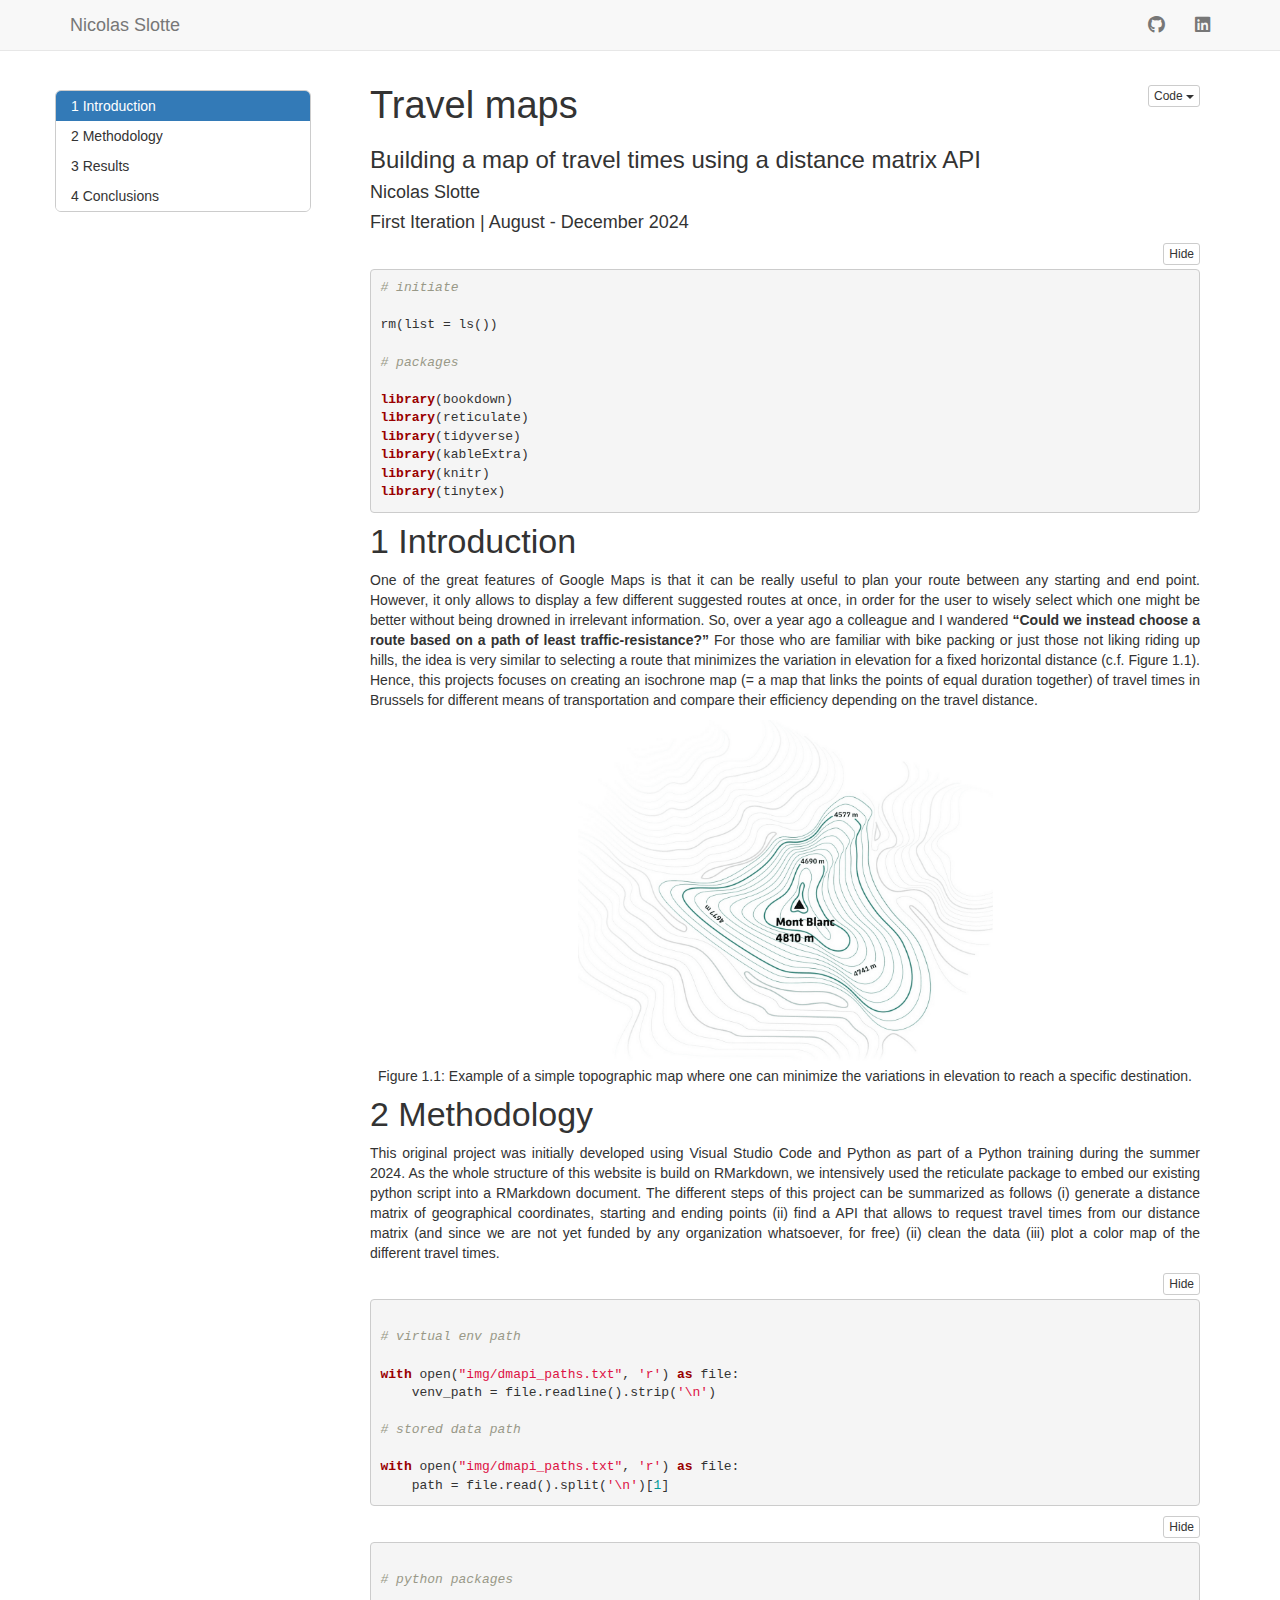
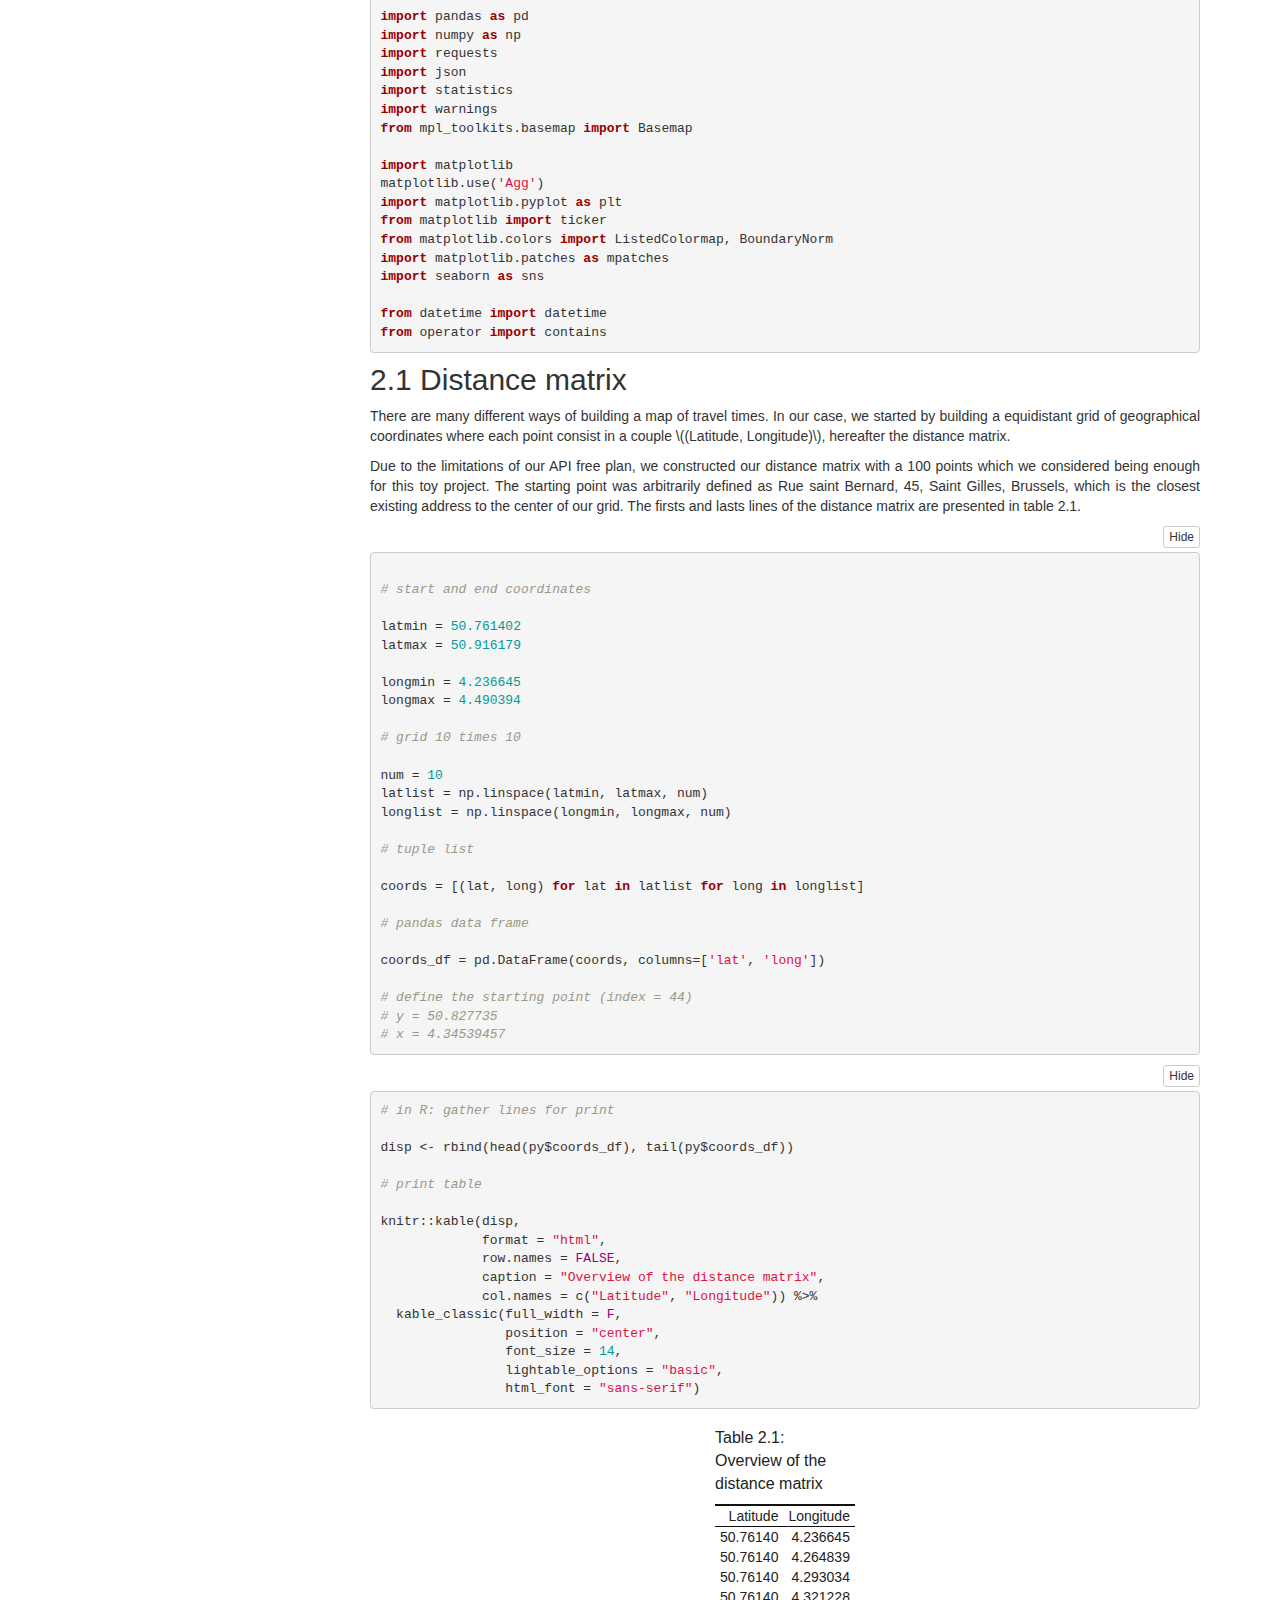
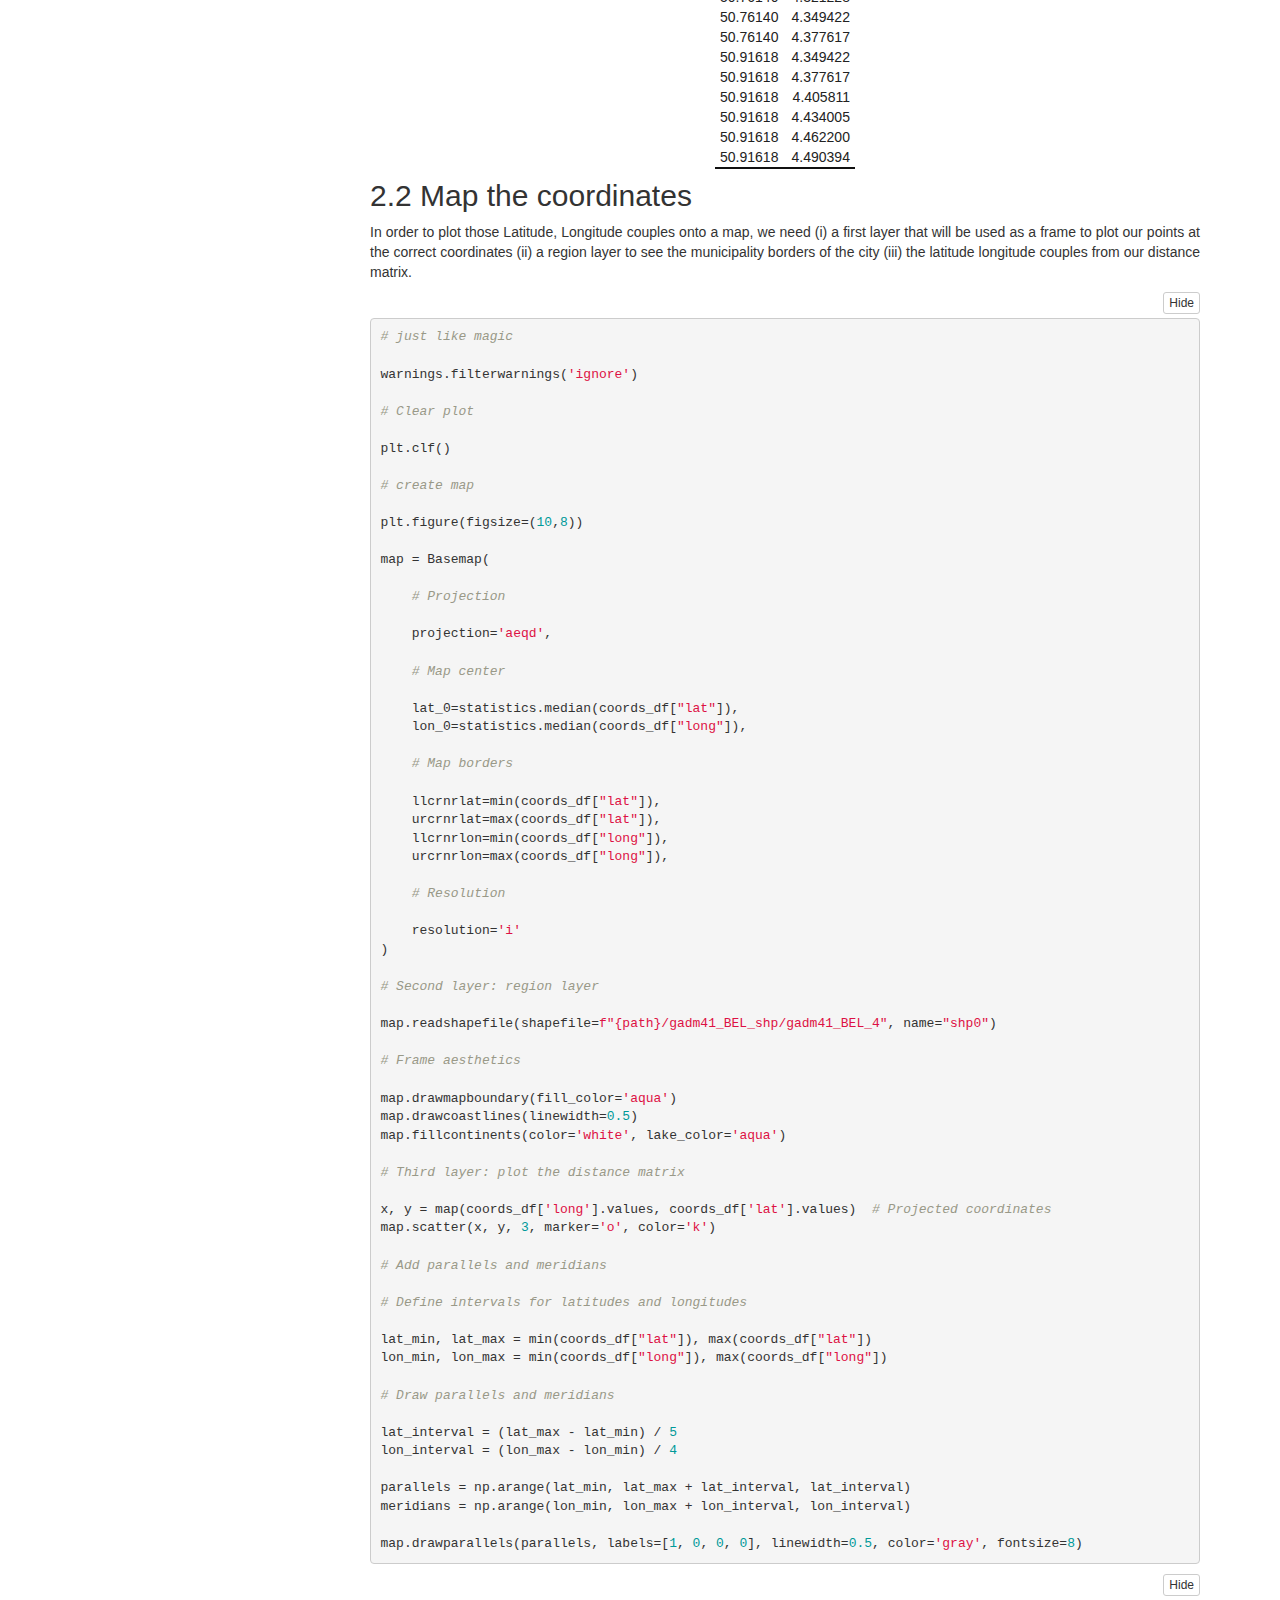
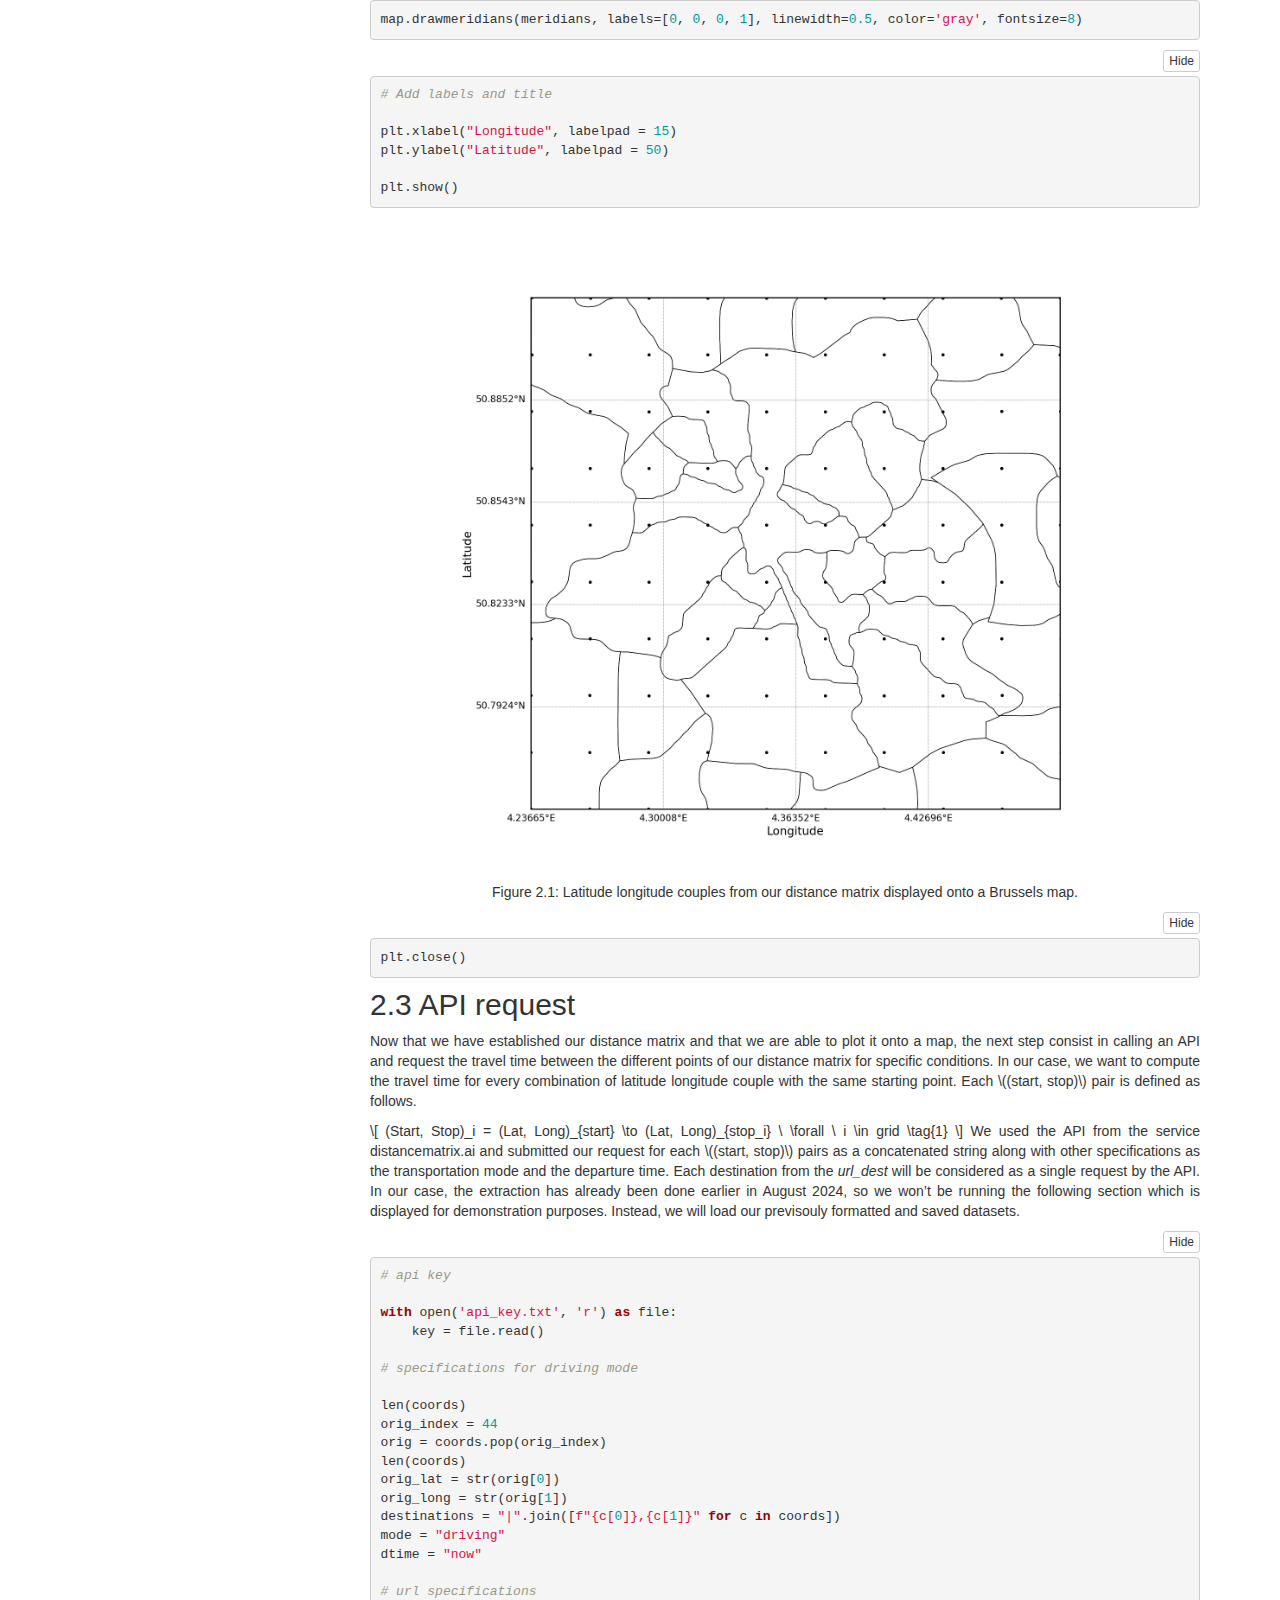
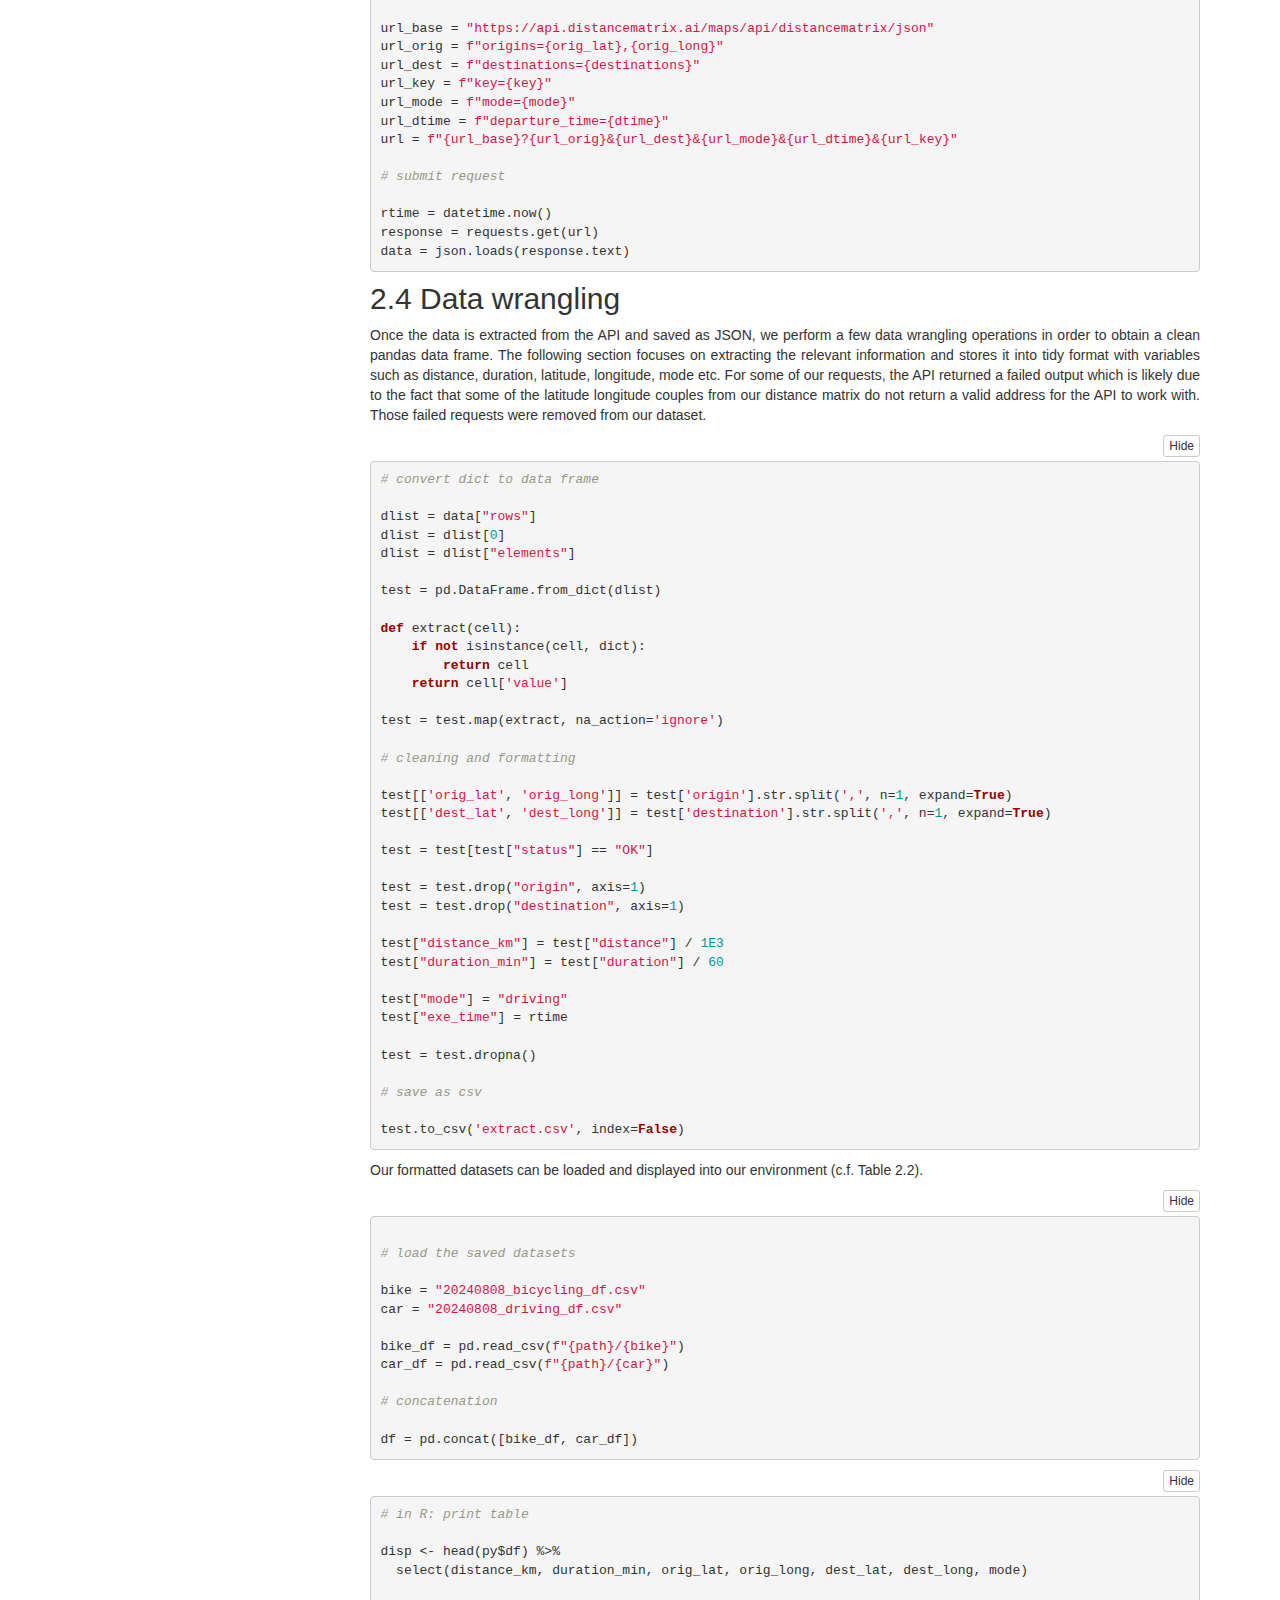
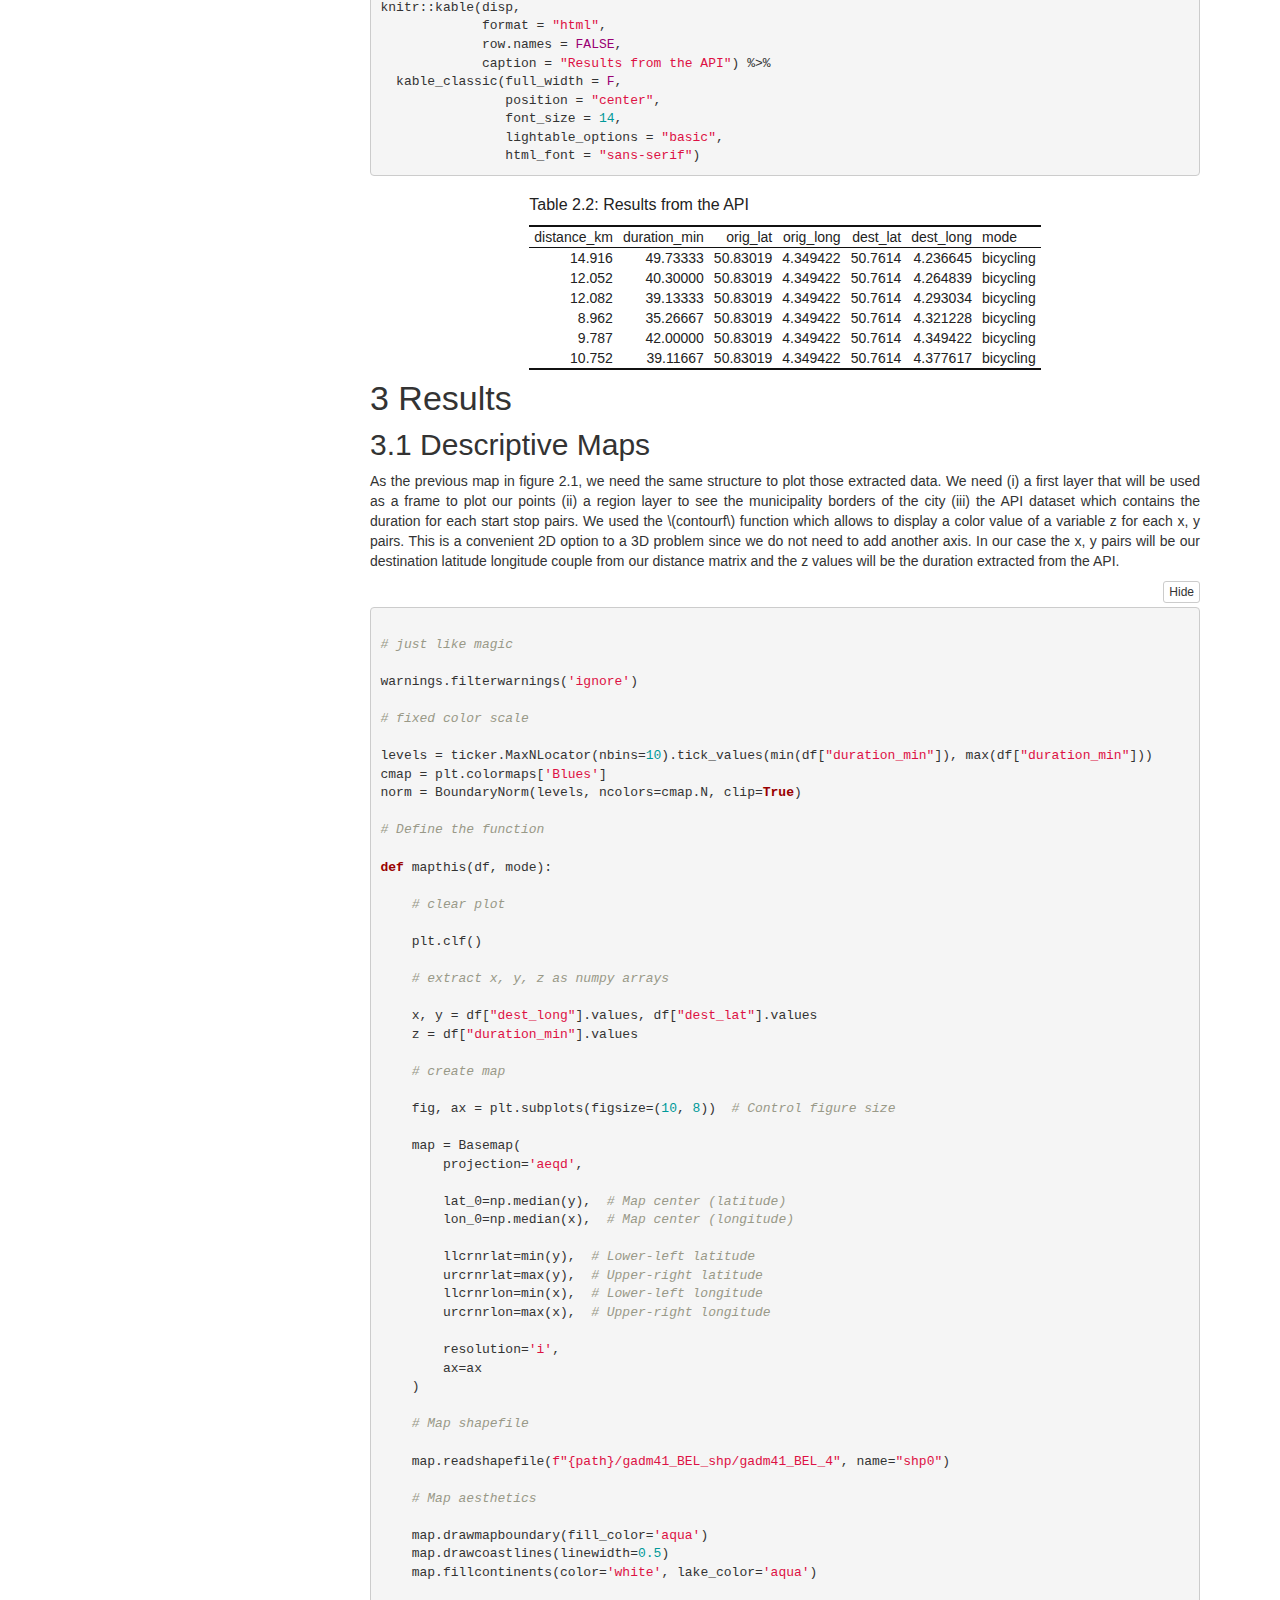
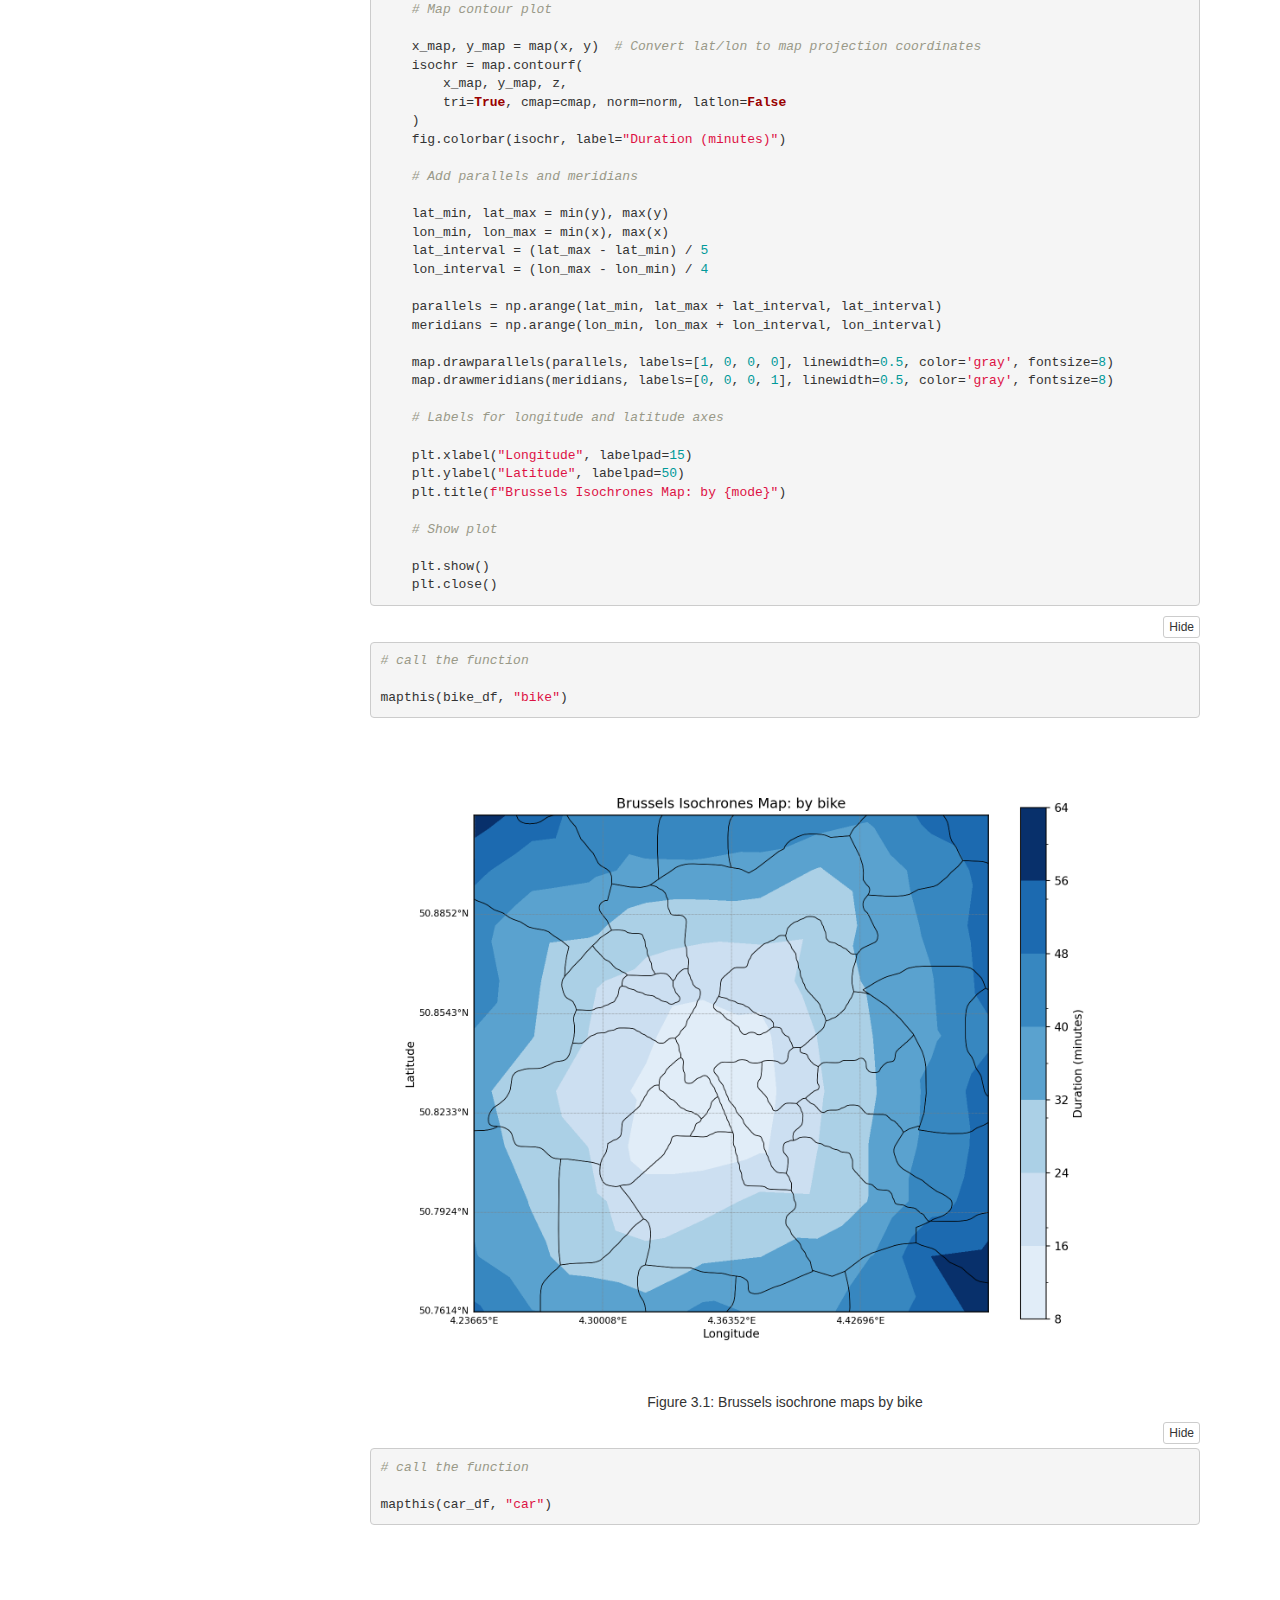
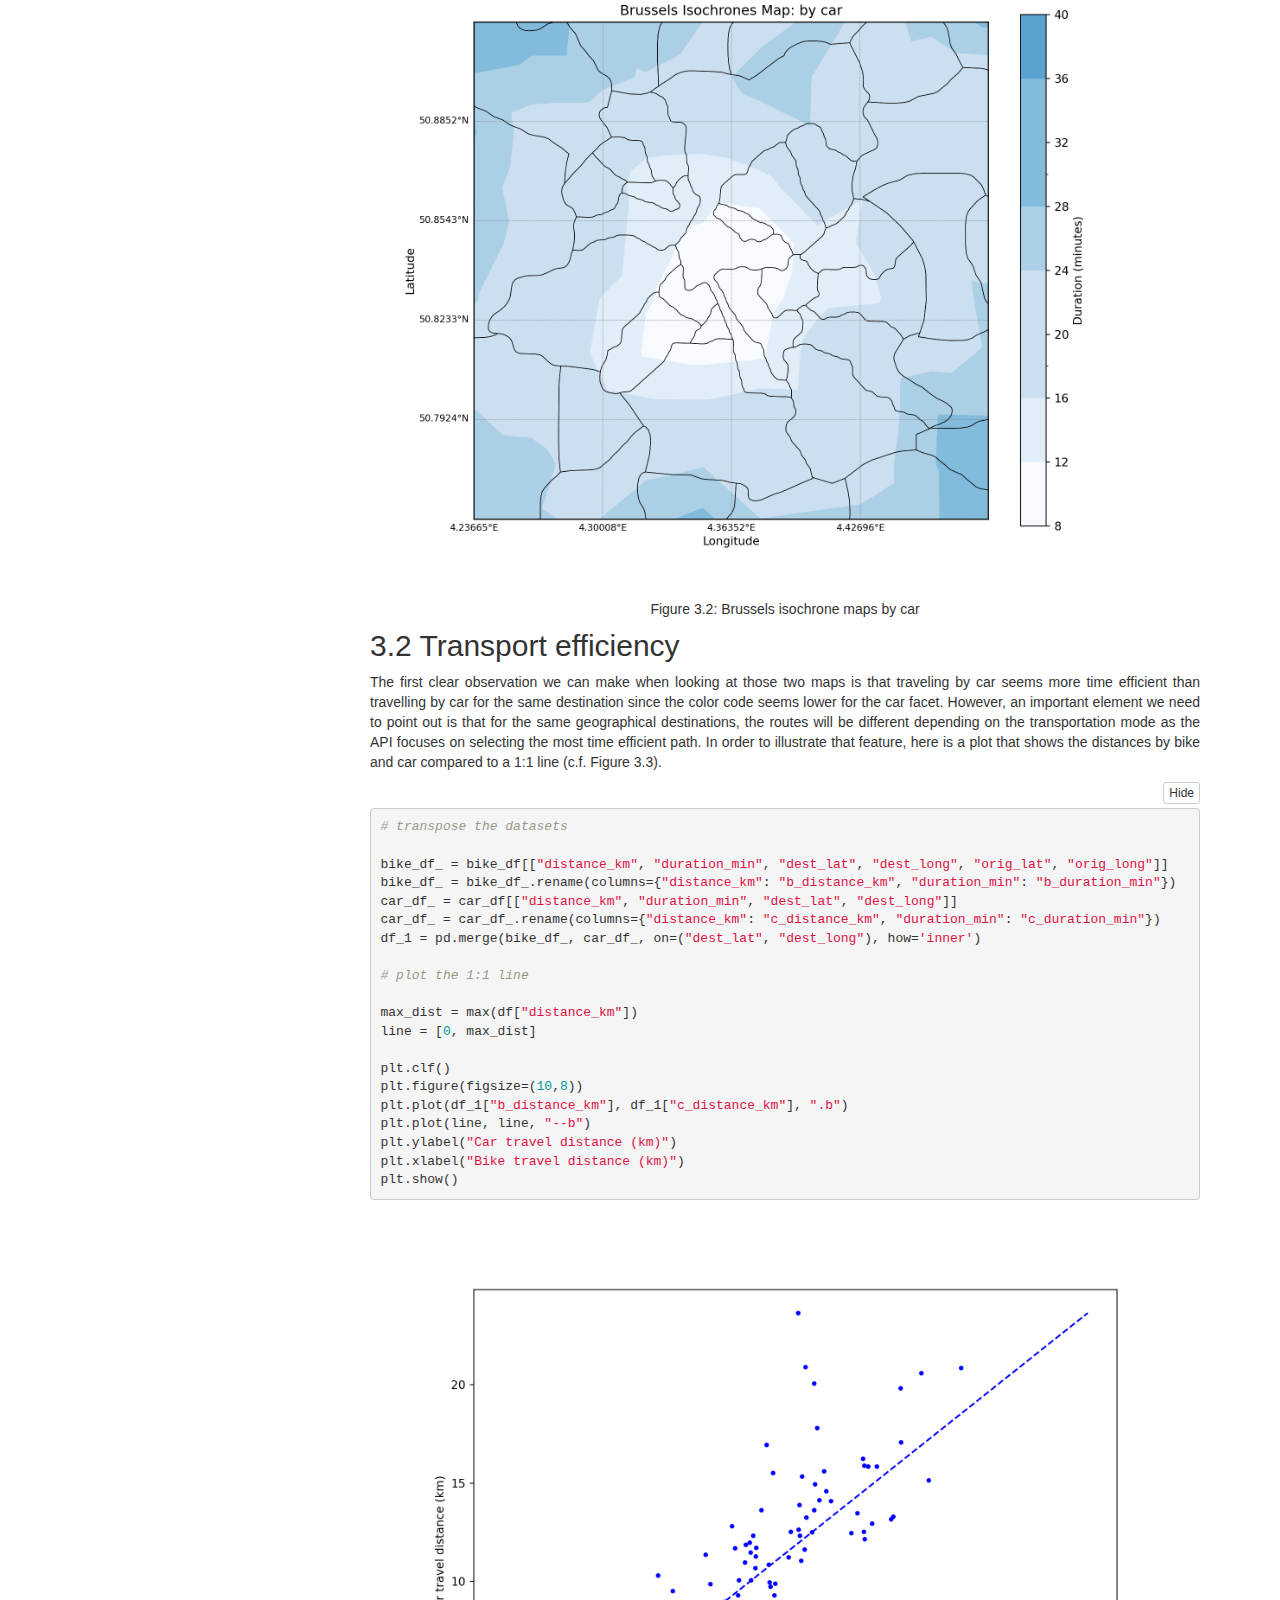
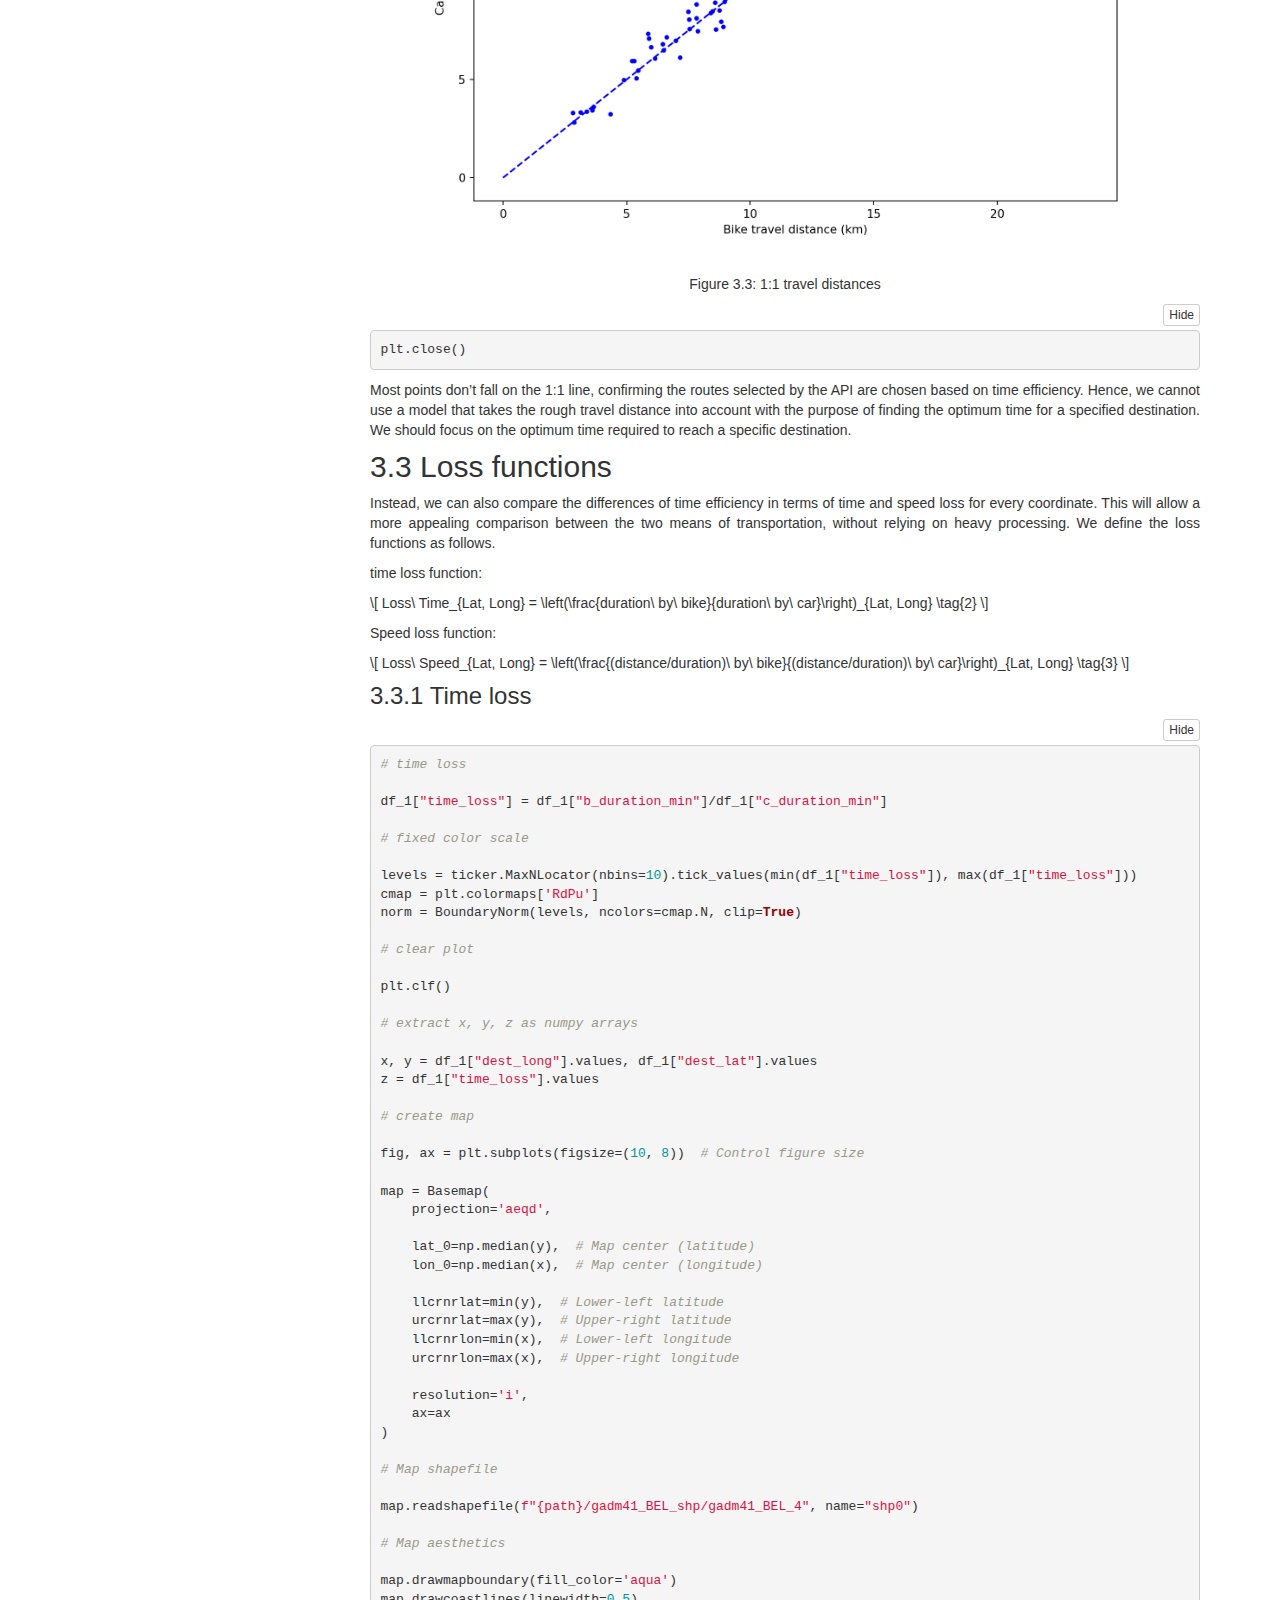
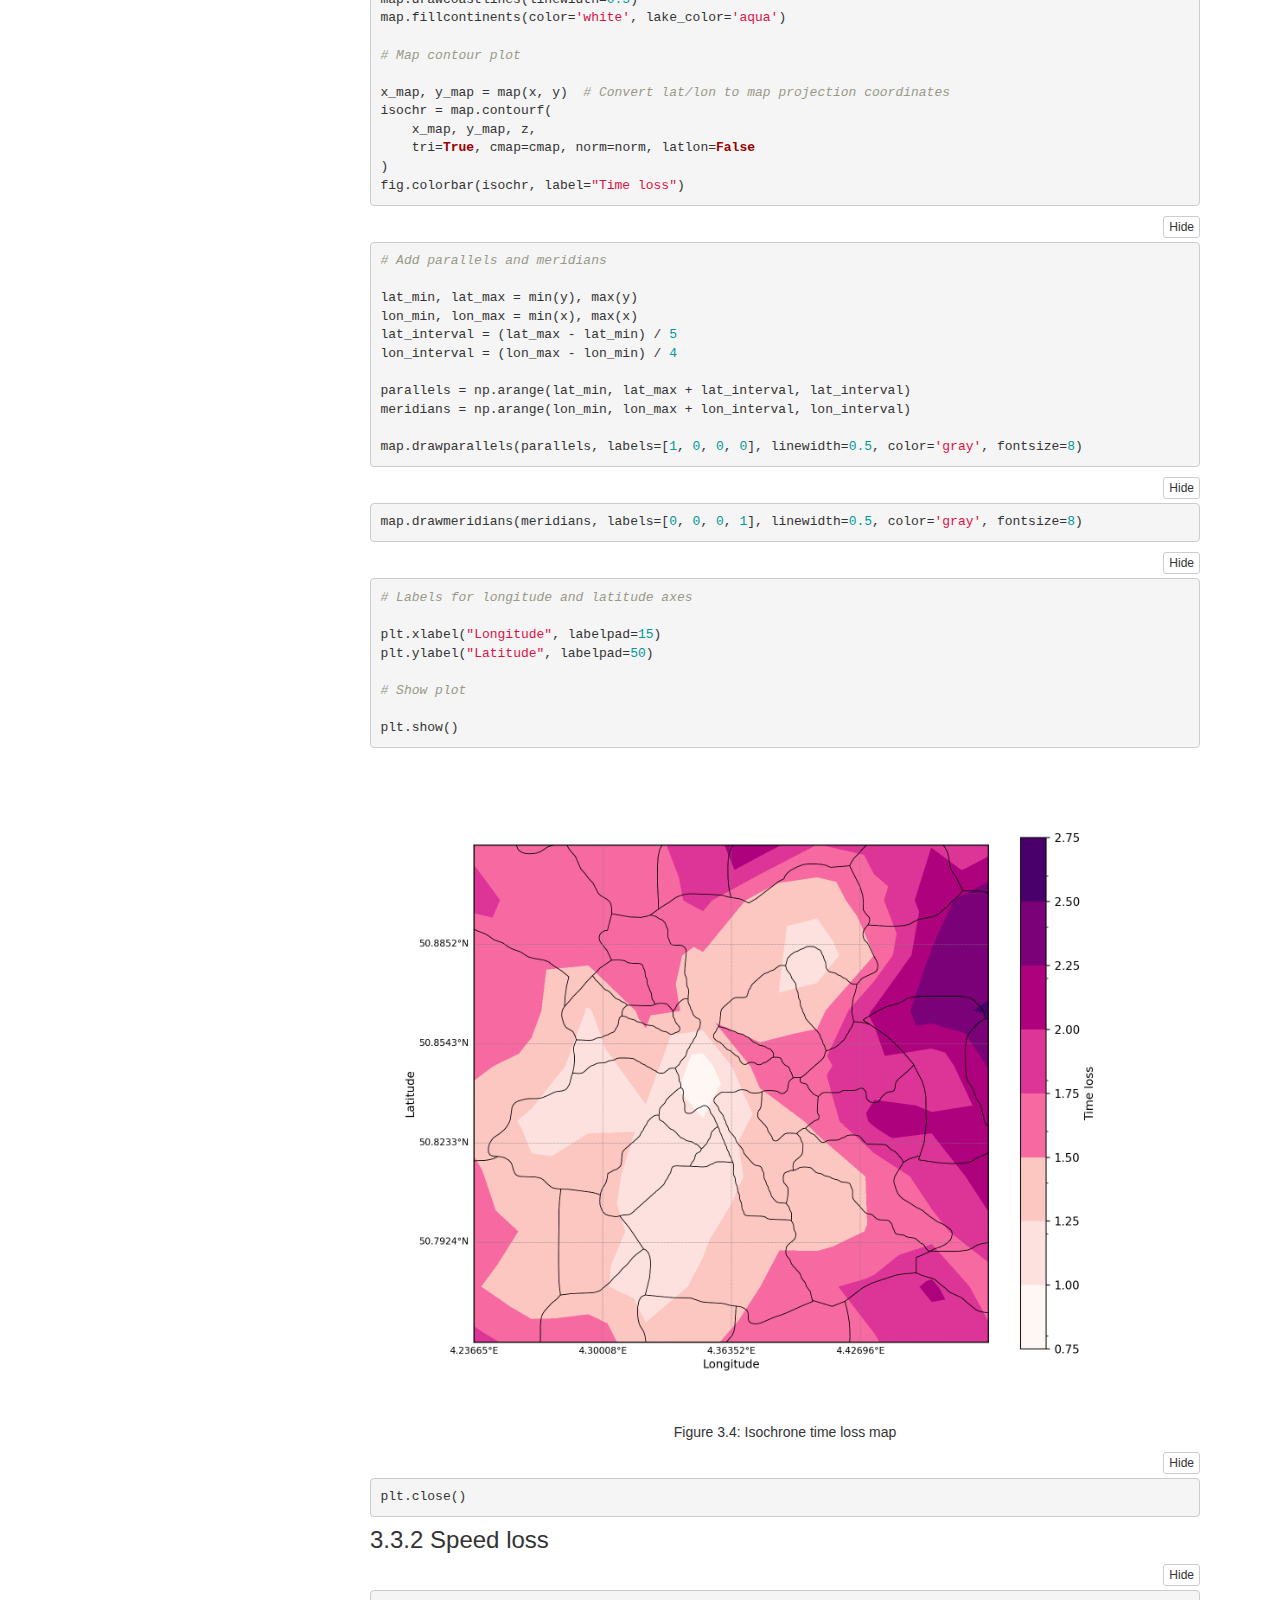
<file: distance_matrix_api.html>
<!DOCTYPE html>

<html>

<head>

<meta charset="utf-8" />
<meta name="generator" content="pandoc" />
<meta http-equiv="X-UA-Compatible" content="IE=EDGE" />


<meta name="author" content="Nicolas Slotte" />


<title>Travel maps</title>

<script src="site_libs/jquery-3.6.0/jquery-3.6.0.min.js"></script>
<meta name="viewport" content="width=device-width, initial-scale=1" />
<link href="site_libs/bootstrap-3.3.5/css/bootstrap.min.css" rel="stylesheet" />
<script src="site_libs/bootstrap-3.3.5/js/bootstrap.min.js"></script>
<script src="site_libs/bootstrap-3.3.5/shim/html5shiv.min.js"></script>
<script src="site_libs/bootstrap-3.3.5/shim/respond.min.js"></script>
<style>h1 {font-size: 34px;}
       h1.title {font-size: 38px;}
       h2 {font-size: 30px;}
       h3 {font-size: 24px;}
       h4 {font-size: 18px;}
       h5 {font-size: 16px;}
       h6 {font-size: 12px;}
       code {color: inherit; background-color: rgba(0, 0, 0, 0.04);}
       pre:not([class]) { background-color: white }</style>
<script src="site_libs/jqueryui-1.13.2/jquery-ui.min.js"></script>
<link href="site_libs/tocify-1.9.1/jquery.tocify.css" rel="stylesheet" />
<script src="site_libs/tocify-1.9.1/jquery.tocify.js"></script>
<script src="site_libs/navigation-1.1/tabsets.js"></script>
<script src="site_libs/navigation-1.1/codefolding.js"></script>
<link href="site_libs/highlightjs-9.12.0/default.css" rel="stylesheet" />
<script src="site_libs/highlightjs-9.12.0/highlight.js"></script>
<script src="site_libs/kePrint-0.0.1/kePrint.js"></script>
<link href="site_libs/lightable-0.0.1/lightable.css" rel="stylesheet" />
<link href="site_libs/font-awesome-6.4.2/css/all.min.css" rel="stylesheet" />
<link href="site_libs/font-awesome-6.4.2/css/v4-shims.min.css" rel="stylesheet" />

<style type="text/css">
  code{white-space: pre-wrap;}
  span.smallcaps{font-variant: small-caps;}
  span.underline{text-decoration: underline;}
  div.column{display: inline-block; vertical-align: top; width: 50%;}
  div.hanging-indent{margin-left: 1.5em; text-indent: -1.5em;}
  ul.task-list{list-style: none;}
    </style>

<style type="text/css">code{white-space: pre;}</style>
<script type="text/javascript">
if (window.hljs) {
  hljs.configure({languages: []});
  hljs.initHighlightingOnLoad();
  if (document.readyState && document.readyState === "complete") {
    window.setTimeout(function() { hljs.initHighlighting(); }, 0);
  }
}
</script>






<link rel="stylesheet" href="justify.css" type="text/css" />



<style type = "text/css">
.main-container {
  max-width: 940px;
  margin-left: auto;
  margin-right: auto;
}
img {
  max-width:100%;
}
.tabbed-pane {
  padding-top: 12px;
}
.html-widget {
  margin-bottom: 20px;
}
button.code-folding-btn:focus {
  outline: none;
}
summary {
  display: list-item;
}
details > summary > p:only-child {
  display: inline;
}
pre code {
  padding: 0;
}
</style>


<style type="text/css">
.dropdown-submenu {
  position: relative;
}
.dropdown-submenu>.dropdown-menu {
  top: 0;
  left: 100%;
  margin-top: -6px;
  margin-left: -1px;
  border-radius: 0 6px 6px 6px;
}
.dropdown-submenu:hover>.dropdown-menu {
  display: block;
}
.dropdown-submenu>a:after {
  display: block;
  content: " ";
  float: right;
  width: 0;
  height: 0;
  border-color: transparent;
  border-style: solid;
  border-width: 5px 0 5px 5px;
  border-left-color: #cccccc;
  margin-top: 5px;
  margin-right: -10px;
}
.dropdown-submenu:hover>a:after {
  border-left-color: #adb5bd;
}
.dropdown-submenu.pull-left {
  float: none;
}
.dropdown-submenu.pull-left>.dropdown-menu {
  left: -100%;
  margin-left: 10px;
  border-radius: 6px 0 6px 6px;
}
</style>

<script type="text/javascript">
// manage active state of menu based on current page
$(document).ready(function () {
  // active menu anchor
  href = window.location.pathname
  href = href.substr(href.lastIndexOf('/') + 1)
  if (href === "")
    href = "index.html";
  var menuAnchor = $('a[href="' + href + '"]');

  // mark the anchor link active (and if it's in a dropdown, also mark that active)
  var dropdown = menuAnchor.closest('li.dropdown');
  if (window.bootstrap) { // Bootstrap 4+
    menuAnchor.addClass('active');
    dropdown.find('> .dropdown-toggle').addClass('active');
  } else { // Bootstrap 3
    menuAnchor.parent().addClass('active');
    dropdown.addClass('active');
  }

  // Navbar adjustments
  var navHeight = $(".navbar").first().height() + 15;
  var style = document.createElement('style');
  var pt = "padding-top: " + navHeight + "px; ";
  var mt = "margin-top: -" + navHeight + "px; ";
  var css = "";
  // offset scroll position for anchor links (for fixed navbar)
  for (var i = 1; i <= 6; i++) {
    css += ".section h" + i + "{ " + pt + mt + "}\n";
  }
  style.innerHTML = "body {" + pt + "padding-bottom: 40px; }\n" + css;
  document.head.appendChild(style);
});
</script>

<!-- tabsets -->

<style type="text/css">
.tabset-dropdown > .nav-tabs {
  display: inline-table;
  max-height: 500px;
  min-height: 44px;
  overflow-y: auto;
  border: 1px solid #ddd;
  border-radius: 4px;
}

.tabset-dropdown > .nav-tabs > li.active:before, .tabset-dropdown > .nav-tabs.nav-tabs-open:before {
  content: "\e259";
  font-family: 'Glyphicons Halflings';
  display: inline-block;
  padding: 10px;
  border-right: 1px solid #ddd;
}

.tabset-dropdown > .nav-tabs.nav-tabs-open > li.active:before {
  content: "\e258";
  font-family: 'Glyphicons Halflings';
  border: none;
}

.tabset-dropdown > .nav-tabs > li.active {
  display: block;
}

.tabset-dropdown > .nav-tabs > li > a,
.tabset-dropdown > .nav-tabs > li > a:focus,
.tabset-dropdown > .nav-tabs > li > a:hover {
  border: none;
  display: inline-block;
  border-radius: 4px;
  background-color: transparent;
}

.tabset-dropdown > .nav-tabs.nav-tabs-open > li {
  display: block;
  float: none;
}

.tabset-dropdown > .nav-tabs > li {
  display: none;
}
</style>

<!-- code folding -->
<style type="text/css">
.code-folding-btn { margin-bottom: 4px; }
</style>



<style type="text/css">

#TOC {
  margin: 25px 0px 20px 0px;
}
@media (max-width: 768px) {
#TOC {
  position: relative;
  width: 100%;
}
}

@media print {
.toc-content {
  /* see https://github.com/w3c/csswg-drafts/issues/4434 */
  float: right;
}
}

.toc-content {
  padding-left: 30px;
  padding-right: 40px;
}

div.main-container {
  max-width: 1200px;
}

div.tocify {
  width: 20%;
  max-width: 260px;
  max-height: 85%;
}

@media (min-width: 768px) and (max-width: 991px) {
  div.tocify {
    width: 25%;
  }
}

@media (max-width: 767px) {
  div.tocify {
    width: 100%;
    max-width: none;
  }
}

.tocify ul, .tocify li {
  line-height: 20px;
}

.tocify-subheader .tocify-item {
  font-size: 0.90em;
}

.tocify .list-group-item {
  border-radius: 0px;
}


</style>



</head>

<body>


<div class="container-fluid main-container">


<!-- setup 3col/9col grid for toc_float and main content  -->
<div class="row">
<div class="col-xs-12 col-sm-4 col-md-3">
<div id="TOC" class="tocify">
</div>
</div>

<div class="toc-content col-xs-12 col-sm-8 col-md-9">




<div class="navbar navbar-default  navbar-fixed-top" role="navigation">
  <div class="container">
    <div class="navbar-header">
      <button type="button" class="navbar-toggle collapsed" data-toggle="collapse" data-bs-toggle="collapse" data-target="#navbar" data-bs-target="#navbar">
        <span class="icon-bar"></span>
        <span class="icon-bar"></span>
        <span class="icon-bar"></span>
      </button>
      <a class="navbar-brand" href="index.html">Nicolas Slotte</a>
    </div>
    <div id="navbar" class="navbar-collapse collapse">
      <ul class="nav navbar-nav">
        
      </ul>
      <ul class="nav navbar-nav navbar-right">
        <li>
  <a href="https://github.com/NicolasSlotte">
    <span class="fab fa-github fa-lg"></span>
     
  </a>
</li>
<li>
  <a href="https://www.linkedin.com/in/nicolas-slotte-2065551b8/">
    <span class="fab fa-linkedin fa-lg"></span>
     
  </a>
</li>
      </ul>
    </div><!--/.nav-collapse -->
  </div><!--/.container -->
</div><!--/.navbar -->

<div id="header">

<div class="btn-group pull-right float-right">
<button type="button" class="btn btn-default btn-xs btn-secondary btn-sm dropdown-toggle" data-toggle="dropdown" data-bs-toggle="dropdown" aria-haspopup="true" aria-expanded="false"><span>Code</span> <span class="caret"></span></button>
<ul class="dropdown-menu dropdown-menu-right" style="min-width: 50px;">
<li><a id="rmd-show-all-code" href="#">Show All Code</a></li>
<li><a id="rmd-hide-all-code" href="#">Hide All Code</a></li>
</ul>
</div>



<h1 class="title toc-ignore">Travel maps</h1>
<h3 class="subtitle">Building a map of travel times using a distance matrix API</h3>
<h4 class="author">Nicolas Slotte</h4>
<h4 class="date">First Iteration | August - December 2024</h4>

</div>


<pre class="r"><code># initiate

rm(list = ls())

# packages

library(bookdown)
library(reticulate)
library(tidyverse)
library(kableExtra)
library(knitr)
library(tinytex)</code></pre>
<div id="introduction" class="section level1" number="1">
<h1><span class="header-section-number">1</span> Introduction</h1>
<p>One of the great features of Google Maps is that it can be really useful to plan your route between any starting and end point. However, it only allows to display a few different suggested routes at once, in order for the user to wisely select which one might be better without being drowned in irrelevant information. So, over a year ago a colleague and I wandered <strong>“Could we instead choose a route based on a path of least traffic-resistance?”</strong> For those who are familiar with bike packing or just those not liking riding up hills, the idea is very similar to selecting a route that minimizes the variation in elevation for a fixed horizontal distance (c.f. Figure 1.1). Hence, this projects focuses on creating an isochrone map (= a map that links the points of equal duration together) of travel times in Brussels for different means of transportation and compare their efficiency depending on the travel distance.</p>
<div class="figure" style="text-align: center"><span style="display:block;" id="fig:unnamed-chunk-2"></span>
<img src="img/montblanc.png" alt="Example of a simple topographic map where one can minimize the variations in elevation to reach a specific destination." width="50%" />
<p class="caption">
Figure 1.1: Example of a simple topographic map where one can minimize the variations in elevation to reach a specific destination.
</p>
</div>
</div>
<div id="methodology" class="section level1" number="2">
<h1><span class="header-section-number">2</span> Methodology</h1>
<p>This original project was initially developed using Visual Studio Code and Python as part of a Python training during the summer 2024. As the whole structure of this website is build on RMarkdown, we intensively used the reticulate package to embed our existing python script into a RMarkdown document. The different steps of this project can be summarized as follows (i) generate a distance matrix of geographical coordinates, starting and ending points (ii) find a API that allows to request travel times from our distance matrix (and since we are not yet funded by any organization whatsoever, for free) (ii) clean the data (iii) plot a color map of the different travel times.</p>
<pre class="python"><code>
# virtual env path

with open(&quot;img/dmapi_paths.txt&quot;, &#39;r&#39;) as file:
    venv_path = file.readline().strip(&#39;\n&#39;)

# stored data path

with open(&quot;img/dmapi_paths.txt&quot;, &#39;r&#39;) as file:
    path = file.read().split(&#39;\n&#39;)[1]</code></pre>
<pre class="python"><code>
# python packages

import pandas as pd
import numpy as np
import requests
import json
import statistics
import warnings
from mpl_toolkits.basemap import Basemap

import matplotlib
matplotlib.use(&#39;Agg&#39;)  
import matplotlib.pyplot as plt
from matplotlib import ticker
from matplotlib.colors import ListedColormap, BoundaryNorm
import matplotlib.patches as mpatches
import seaborn as sns

from datetime import datetime
from operator import contains</code></pre>
<div id="distance-matrix" class="section level2" number="2.1">
<h2><span class="header-section-number">2.1</span> Distance matrix</h2>
<p>There are many different ways of building a map of travel times. In our case, we started by building a equidistant grid of geographical coordinates where each point consist in a couple <span class="math inline">\((Latitude, Longitude)\)</span>, hereafter the distance matrix.</p>
<p>Due to the limitations of our API free plan, we constructed our distance matrix with a 100 points which we considered being enough for this toy project. The starting point was arbitrarily defined as Rue saint Bernard, 45, Saint Gilles, Brussels, which is the closest existing address to the center of our grid. The firsts and lasts lines of the distance matrix are presented in table 2.1.</p>
<pre class="python"><code>
# start and end coordinates

latmin = 50.761402
latmax = 50.916179

longmin = 4.236645
longmax = 4.490394

# grid 10 times 10

num = 10
latlist = np.linspace(latmin, latmax, num)
longlist = np.linspace(longmin, longmax, num)

# tuple list

coords = [(lat, long) for lat in latlist for long in longlist]

# pandas data frame

coords_df = pd.DataFrame(coords, columns=[&#39;lat&#39;, &#39;long&#39;])

# define the starting point (index = 44)
# y = 50.827735
# x = 4.34539457</code></pre>
<pre class="r"><code># in R: gather lines for print

disp &lt;- rbind(head(py$coords_df), tail(py$coords_df))

# print table

knitr::kable(disp, 
             format = &quot;html&quot;,
             row.names = FALSE,
             caption = &quot;Overview of the distance matrix&quot;,
             col.names = c(&quot;Latitude&quot;, &quot;Longitude&quot;)) %&gt;%
  kable_classic(full_width = F,
                position = &quot;center&quot;,
                font_size = 14,
                lightable_options = &quot;basic&quot;,
                html_font = &quot;sans-serif&quot;)</code></pre>
<table class=" lightable-classic" style="font-size: 14px; font-family: sans-serif; width: auto !important; margin-left: auto; margin-right: auto;">
<caption style="font-size: initial !important;">
<span id="tab:unnamed-chunk-7">Table 2.1: </span>Overview of the distance matrix
</caption>
<thead>
<tr>
<th style="text-align:right;">
Latitude
</th>
<th style="text-align:right;">
Longitude
</th>
</tr>
</thead>
<tbody>
<tr>
<td style="text-align:right;">
50.76140
</td>
<td style="text-align:right;">
4.236645
</td>
</tr>
<tr>
<td style="text-align:right;">
50.76140
</td>
<td style="text-align:right;">
4.264839
</td>
</tr>
<tr>
<td style="text-align:right;">
50.76140
</td>
<td style="text-align:right;">
4.293034
</td>
</tr>
<tr>
<td style="text-align:right;">
50.76140
</td>
<td style="text-align:right;">
4.321228
</td>
</tr>
<tr>
<td style="text-align:right;">
50.76140
</td>
<td style="text-align:right;">
4.349422
</td>
</tr>
<tr>
<td style="text-align:right;">
50.76140
</td>
<td style="text-align:right;">
4.377617
</td>
</tr>
<tr>
<td style="text-align:right;">
50.91618
</td>
<td style="text-align:right;">
4.349422
</td>
</tr>
<tr>
<td style="text-align:right;">
50.91618
</td>
<td style="text-align:right;">
4.377617
</td>
</tr>
<tr>
<td style="text-align:right;">
50.91618
</td>
<td style="text-align:right;">
4.405811
</td>
</tr>
<tr>
<td style="text-align:right;">
50.91618
</td>
<td style="text-align:right;">
4.434005
</td>
</tr>
<tr>
<td style="text-align:right;">
50.91618
</td>
<td style="text-align:right;">
4.462200
</td>
</tr>
<tr>
<td style="text-align:right;">
50.91618
</td>
<td style="text-align:right;">
4.490394
</td>
</tr>
</tbody>
</table>
</div>
<div id="map-the-coordinates" class="section level2" number="2.2">
<h2><span class="header-section-number">2.2</span> Map the coordinates</h2>
<p>In order to plot those Latitude, Longitude couples onto a map, we need (i) a first layer that will be used as a frame to plot our points at the correct coordinates (ii) a region layer to see the municipality borders of the city (iii) the latitude longitude couples from our distance matrix.</p>
<pre class="python"><code># just like magic

warnings.filterwarnings(&#39;ignore&#39;)

# Clear plot

plt.clf()

# create map

plt.figure(figsize=(10,8))

map = Basemap(
  
    # Projection
    
    projection=&#39;aeqd&#39;,

    # Map center
    
    lat_0=statistics.median(coords_df[&quot;lat&quot;]),
    lon_0=statistics.median(coords_df[&quot;long&quot;]),

    # Map borders
    
    llcrnrlat=min(coords_df[&quot;lat&quot;]),
    urcrnrlat=max(coords_df[&quot;lat&quot;]),
    llcrnrlon=min(coords_df[&quot;long&quot;]),
    urcrnrlon=max(coords_df[&quot;long&quot;]),
    
    # Resolution
    
    resolution=&#39;i&#39;
)

# Second layer: region layer

map.readshapefile(shapefile=f&quot;{path}/gadm41_BEL_shp/gadm41_BEL_4&quot;, name=&quot;shp0&quot;)

# Frame aesthetics

map.drawmapboundary(fill_color=&#39;aqua&#39;)
map.drawcoastlines(linewidth=0.5)
map.fillcontinents(color=&#39;white&#39;, lake_color=&#39;aqua&#39;)

# Third layer: plot the distance matrix

x, y = map(coords_df[&#39;long&#39;].values, coords_df[&#39;lat&#39;].values)  # Projected coordinates
map.scatter(x, y, 3, marker=&#39;o&#39;, color=&#39;k&#39;)

# Add parallels and meridians

# Define intervals for latitudes and longitudes

lat_min, lat_max = min(coords_df[&quot;lat&quot;]), max(coords_df[&quot;lat&quot;])
lon_min, lon_max = min(coords_df[&quot;long&quot;]), max(coords_df[&quot;long&quot;])

# Draw parallels and meridians

lat_interval = (lat_max - lat_min) / 5
lon_interval = (lon_max - lon_min) / 4

parallels = np.arange(lat_min, lat_max + lat_interval, lat_interval)
meridians = np.arange(lon_min, lon_max + lon_interval, lon_interval)

map.drawparallels(parallels, labels=[1, 0, 0, 0], linewidth=0.5, color=&#39;gray&#39;, fontsize=8)</code></pre>
<pre class="python"><code>map.drawmeridians(meridians, labels=[0, 0, 0, 1], linewidth=0.5, color=&#39;gray&#39;, fontsize=8)</code></pre>
<pre class="python"><code># Add labels and title

plt.xlabel(&quot;Longitude&quot;, labelpad = 15)
plt.ylabel(&quot;Latitude&quot;, labelpad = 50)

plt.show()</code></pre>
<div class="figure" style="text-align: center"><span style="display:block;" id="fig:unnamed-chunk-8"></span>
<img src="distance_matrix_api_files/figure-html/unnamed-chunk-8-1.png" alt="Latitude longitude couples from our distance matrix displayed onto a Brussels map." width="960" />
<p class="caption">
Figure 2.1: Latitude longitude couples from our distance matrix displayed onto a Brussels map.
</p>
</div>
<pre class="python"><code>plt.close()</code></pre>
</div>
<div id="api-request" class="section level2" number="2.3">
<h2><span class="header-section-number">2.3</span> API request</h2>
<p>Now that we have established our distance matrix and that we are able to plot it onto a map, the next step consist in calling an API and request the travel time between the different points of our distance matrix for specific conditions. In our case, we want to compute the travel time for every combination of latitude longitude couple with the same starting point. Each <span class="math inline">\((start, stop)\)</span> pair is defined as follows.</p>
<p><span class="math display">\[
(Start, Stop)_i = (Lat, Long)_{start} \to (Lat, Long)_{stop_i} \ \forall \ i \in grid \tag{1}
\]</span>
We used the API from the service distancematrix.ai and submitted our request for each <span class="math inline">\((start, stop)\)</span> pairs as a concatenated string along with other specifications as the transportation mode and the departure time. Each destination from the <em>url_dest</em> will be considered as a single request by the API. In our case, the extraction has already been done earlier in August 2024, so we won’t be running the following section which is displayed for demonstration purposes. Instead, we will load our previsouly formatted and saved datasets.</p>
<pre class="python"><code># api key

with open(&#39;api_key.txt&#39;, &#39;r&#39;) as file:
    key = file.read()
    
# specifications for driving mode

len(coords)
orig_index = 44
orig = coords.pop(orig_index)
len(coords)
orig_lat = str(orig[0])
orig_long = str(orig[1])
destinations = &quot;|&quot;.join([f&quot;{c[0]},{c[1]}&quot; for c in coords])
mode = &quot;driving&quot;
dtime = &quot;now&quot;

# url specifications

url_base = &quot;https://api.distancematrix.ai/maps/api/distancematrix/json&quot;
url_orig = f&quot;origins={orig_lat},{orig_long}&quot;
url_dest = f&quot;destinations={destinations}&quot;
url_key = f&quot;key={key}&quot;
url_mode = f&quot;mode={mode}&quot;
url_dtime = f&quot;departure_time={dtime}&quot;
url = f&quot;{url_base}?{url_orig}&amp;{url_dest}&amp;{url_mode}&amp;{url_dtime}&amp;{url_key}&quot;

# submit request

rtime = datetime.now()
response = requests.get(url)
data = json.loads(response.text)</code></pre>
</div>
<div id="data-wrangling" class="section level2" number="2.4">
<h2><span class="header-section-number">2.4</span> Data wrangling</h2>
<p>Once the data is extracted from the API and saved as JSON, we perform a few data wrangling operations in order to obtain a clean pandas data frame. The following section focuses on extracting the relevant information and stores it into tidy format with variables such as distance, duration, latitude, longitude, mode etc. For some of our requests, the API returned a failed output which is likely due to the fact that some of the latitude longitude couples from our distance matrix do not return a valid address for the API to work with. Those failed requests were removed from our dataset.</p>
<pre class="python"><code># convert dict to data frame

dlist = data[&quot;rows&quot;]
dlist = dlist[0]
dlist = dlist[&quot;elements&quot;]

test = pd.DataFrame.from_dict(dlist)

def extract(cell):
    if not isinstance(cell, dict):
        return cell
    return cell[&#39;value&#39;]

test = test.map(extract, na_action=&#39;ignore&#39;)

# cleaning and formatting

test[[&#39;orig_lat&#39;, &#39;orig_long&#39;]] = test[&#39;origin&#39;].str.split(&#39;,&#39;, n=1, expand=True)
test[[&#39;dest_lat&#39;, &#39;dest_long&#39;]] = test[&#39;destination&#39;].str.split(&#39;,&#39;, n=1, expand=True)

test = test[test[&quot;status&quot;] == &quot;OK&quot;]

test = test.drop(&quot;origin&quot;, axis=1)
test = test.drop(&quot;destination&quot;, axis=1)

test[&quot;distance_km&quot;] = test[&quot;distance&quot;] / 1E3
test[&quot;duration_min&quot;] = test[&quot;duration&quot;] / 60

test[&quot;mode&quot;] = &quot;driving&quot;
test[&quot;exe_time&quot;] = rtime

test = test.dropna()

# save as csv

test.to_csv(&#39;extract.csv&#39;, index=False)</code></pre>
<p>Our formatted datasets can be loaded and displayed into our environment (c.f. Table 2.2).</p>
<pre class="python"><code>
# load the saved datasets

bike = &quot;20240808_bicycling_df.csv&quot;
car = &quot;20240808_driving_df.csv&quot;

bike_df = pd.read_csv(f&quot;{path}/{bike}&quot;)
car_df = pd.read_csv(f&quot;{path}/{car}&quot;)

# concatenation

df = pd.concat([bike_df, car_df])</code></pre>
<pre class="r"><code># in R: print table

disp &lt;- head(py$df) %&gt;%
  select(distance_km, duration_min, orig_lat, orig_long, dest_lat, dest_long, mode)

knitr::kable(disp, 
             format = &quot;html&quot;,
             row.names = FALSE,
             caption = &quot;Results from the API&quot;) %&gt;%
  kable_classic(full_width = F,
                position = &quot;center&quot;,
                font_size = 14,
                lightable_options = &quot;basic&quot;,
                html_font = &quot;sans-serif&quot;)</code></pre>
<table class=" lightable-classic" style="font-size: 14px; font-family: sans-serif; width: auto !important; margin-left: auto; margin-right: auto;">
<caption style="font-size: initial !important;">
<span id="tab:unnamed-chunk-13">Table 2.2: </span>Results from the API
</caption>
<thead>
<tr>
<th style="text-align:right;">
distance_km
</th>
<th style="text-align:right;">
duration_min
</th>
<th style="text-align:right;">
orig_lat
</th>
<th style="text-align:right;">
orig_long
</th>
<th style="text-align:right;">
dest_lat
</th>
<th style="text-align:right;">
dest_long
</th>
<th style="text-align:left;">
mode
</th>
</tr>
</thead>
<tbody>
<tr>
<td style="text-align:right;">
14.916
</td>
<td style="text-align:right;">
49.73333
</td>
<td style="text-align:right;">
50.83019
</td>
<td style="text-align:right;">
4.349422
</td>
<td style="text-align:right;">
50.7614
</td>
<td style="text-align:right;">
4.236645
</td>
<td style="text-align:left;">
bicycling
</td>
</tr>
<tr>
<td style="text-align:right;">
12.052
</td>
<td style="text-align:right;">
40.30000
</td>
<td style="text-align:right;">
50.83019
</td>
<td style="text-align:right;">
4.349422
</td>
<td style="text-align:right;">
50.7614
</td>
<td style="text-align:right;">
4.264839
</td>
<td style="text-align:left;">
bicycling
</td>
</tr>
<tr>
<td style="text-align:right;">
12.082
</td>
<td style="text-align:right;">
39.13333
</td>
<td style="text-align:right;">
50.83019
</td>
<td style="text-align:right;">
4.349422
</td>
<td style="text-align:right;">
50.7614
</td>
<td style="text-align:right;">
4.293034
</td>
<td style="text-align:left;">
bicycling
</td>
</tr>
<tr>
<td style="text-align:right;">
8.962
</td>
<td style="text-align:right;">
35.26667
</td>
<td style="text-align:right;">
50.83019
</td>
<td style="text-align:right;">
4.349422
</td>
<td style="text-align:right;">
50.7614
</td>
<td style="text-align:right;">
4.321228
</td>
<td style="text-align:left;">
bicycling
</td>
</tr>
<tr>
<td style="text-align:right;">
9.787
</td>
<td style="text-align:right;">
42.00000
</td>
<td style="text-align:right;">
50.83019
</td>
<td style="text-align:right;">
4.349422
</td>
<td style="text-align:right;">
50.7614
</td>
<td style="text-align:right;">
4.349422
</td>
<td style="text-align:left;">
bicycling
</td>
</tr>
<tr>
<td style="text-align:right;">
10.752
</td>
<td style="text-align:right;">
39.11667
</td>
<td style="text-align:right;">
50.83019
</td>
<td style="text-align:right;">
4.349422
</td>
<td style="text-align:right;">
50.7614
</td>
<td style="text-align:right;">
4.377617
</td>
<td style="text-align:left;">
bicycling
</td>
</tr>
</tbody>
</table>
</div>
</div>
<div id="results" class="section level1" number="3">
<h1><span class="header-section-number">3</span> Results</h1>
<div id="descriptive-maps" class="section level2" number="3.1">
<h2><span class="header-section-number">3.1</span> Descriptive Maps</h2>
<p>As the previous map in figure 2.1, we need the same structure to plot those extracted data. We need (i) a first layer that will be used as a frame to plot our points (ii) a region layer to see the municipality borders of the city (iii) the API dataset which contains the duration for each start stop pairs. We used the <span class="math inline">\(contourf\)</span> function which allows to display a color value of a variable z for each x, y pairs. This is a convenient 2D option to a 3D problem since we do not need to add another axis. In our case the x, y pairs will be our destination latitude longitude couple from our distance matrix and the z values will be the duration extracted from the API.</p>
<pre class="python"><code>
# just like magic

warnings.filterwarnings(&#39;ignore&#39;)

# fixed color scale

levels = ticker.MaxNLocator(nbins=10).tick_values(min(df[&quot;duration_min&quot;]), max(df[&quot;duration_min&quot;]))
cmap = plt.colormaps[&#39;Blues&#39;]
norm = BoundaryNorm(levels, ncolors=cmap.N, clip=True)

# Define the function

def mapthis(df, mode):
  
    # clear plot
    
    plt.clf()

    # extract x, y, z as numpy arrays
    
    x, y = df[&quot;dest_long&quot;].values, df[&quot;dest_lat&quot;].values
    z = df[&quot;duration_min&quot;].values

    # create map
    
    fig, ax = plt.subplots(figsize=(10, 8))  # Control figure size

    map = Basemap(
        projection=&#39;aeqd&#39;,
        
        lat_0=np.median(y),  # Map center (latitude)
        lon_0=np.median(x),  # Map center (longitude)
        
        llcrnrlat=min(y),  # Lower-left latitude
        urcrnrlat=max(y),  # Upper-right latitude
        llcrnrlon=min(x),  # Lower-left longitude
        urcrnrlon=max(x),  # Upper-right longitude
        
        resolution=&#39;i&#39;,
        ax=ax
    )

    # Map shapefile
    
    map.readshapefile(f&quot;{path}/gadm41_BEL_shp/gadm41_BEL_4&quot;, name=&quot;shp0&quot;)

    # Map aesthetics
    
    map.drawmapboundary(fill_color=&#39;aqua&#39;)
    map.drawcoastlines(linewidth=0.5)
    map.fillcontinents(color=&#39;white&#39;, lake_color=&#39;aqua&#39;)
    
    # Map contour plot
    
    x_map, y_map = map(x, y)  # Convert lat/lon to map projection coordinates
    isochr = map.contourf(
        x_map, y_map, z,
        tri=True, cmap=cmap, norm=norm, latlon=False
    )
    fig.colorbar(isochr, label=&quot;Duration (minutes)&quot;)

    # Add parallels and meridians
    
    lat_min, lat_max = min(y), max(y)
    lon_min, lon_max = min(x), max(x)
    lat_interval = (lat_max - lat_min) / 5
    lon_interval = (lon_max - lon_min) / 4

    parallels = np.arange(lat_min, lat_max + lat_interval, lat_interval)
    meridians = np.arange(lon_min, lon_max + lon_interval, lon_interval)

    map.drawparallels(parallels, labels=[1, 0, 0, 0], linewidth=0.5, color=&#39;gray&#39;, fontsize=8)
    map.drawmeridians(meridians, labels=[0, 0, 0, 1], linewidth=0.5, color=&#39;gray&#39;, fontsize=8)

    # Labels for longitude and latitude axes
    
    plt.xlabel(&quot;Longitude&quot;, labelpad=15)
    plt.ylabel(&quot;Latitude&quot;, labelpad=50)
    plt.title(f&quot;Brussels Isochrones Map: by {mode}&quot;)

    # Show plot
    
    plt.show()
    plt.close()</code></pre>
<pre class="python"><code># call the function

mapthis(bike_df, &quot;bike&quot;)</code></pre>
<div class="figure" style="text-align: center"><span style="display:block;" id="fig:unnamed-chunk-15"></span>
<img src="distance_matrix_api_files/figure-html/unnamed-chunk-15-1.png" alt="Brussels isochrone maps by bike" width="960" />
<p class="caption">
Figure 3.1: Brussels isochrone maps by bike
</p>
</div>
<pre class="python"><code># call the function

mapthis(car_df, &quot;car&quot;)</code></pre>
<div class="figure" style="text-align: center"><span style="display:block;" id="fig:unnamed-chunk-16"></span>
<img src="distance_matrix_api_files/figure-html/unnamed-chunk-16-3.png" alt="Brussels isochrone maps by car" width="960" />
<p class="caption">
Figure 3.2: Brussels isochrone maps by car
</p>
</div>
</div>
<div id="transport-efficiency" class="section level2" number="3.2">
<h2><span class="header-section-number">3.2</span> Transport efficiency</h2>
<p>The first clear observation we can make when looking at those two maps is that traveling by car seems more time efficient than travelling by car for the same destination since the color code seems lower for the car facet. However, an important element we need to point out is that for the same geographical destinations, the routes will be different depending on the transportation mode as the API focuses on selecting the most time efficient path. In order to illustrate that feature, here is a plot that shows the distances by bike and car compared to a 1:1 line (c.f. Figure 3.3).</p>
<pre class="python"><code># transpose the datasets

bike_df_ = bike_df[[&quot;distance_km&quot;, &quot;duration_min&quot;, &quot;dest_lat&quot;, &quot;dest_long&quot;, &quot;orig_lat&quot;, &quot;orig_long&quot;]]
bike_df_ = bike_df_.rename(columns={&quot;distance_km&quot;: &quot;b_distance_km&quot;, &quot;duration_min&quot;: &quot;b_duration_min&quot;})
car_df_ = car_df[[&quot;distance_km&quot;, &quot;duration_min&quot;, &quot;dest_lat&quot;, &quot;dest_long&quot;]]
car_df_ = car_df_.rename(columns={&quot;distance_km&quot;: &quot;c_distance_km&quot;, &quot;duration_min&quot;: &quot;c_duration_min&quot;})
df_1 = pd.merge(bike_df_, car_df_, on=(&quot;dest_lat&quot;, &quot;dest_long&quot;), how=&#39;inner&#39;)

# plot the 1:1 line

max_dist = max(df[&quot;distance_km&quot;])
line = [0, max_dist]

plt.clf()
plt.figure(figsize=(10,8))
plt.plot(df_1[&quot;b_distance_km&quot;], df_1[&quot;c_distance_km&quot;], &quot;.b&quot;)
plt.plot(line, line, &quot;--b&quot;)
plt.ylabel(&quot;Car travel distance (km)&quot;)
plt.xlabel(&quot;Bike travel distance (km)&quot;)
plt.show()</code></pre>
<div class="figure" style="text-align: center"><span style="display:block;" id="fig:unnamed-chunk-17"></span>
<img src="distance_matrix_api_files/figure-html/unnamed-chunk-17-5.png" alt="1:1 travel distances" width="960" />
<p class="caption">
Figure 3.3: 1:1 travel distances
</p>
</div>
<pre class="python"><code>plt.close()</code></pre>
<p>Most points don’t fall on the 1:1 line, confirming the routes selected by the API are chosen based on time efficiency. Hence, we cannot use a model that takes the rough travel distance into account with the purpose of finding the optimum time for a specified destination. We should focus on the optimum time required to reach a specific destination.</p>
</div>
<div id="loss-functions" class="section level2" number="3.3">
<h2><span class="header-section-number">3.3</span> Loss functions</h2>
<p>Instead, we can also compare the differences of time efficiency in terms of time and speed loss for every coordinate. This will allow a more appealing comparison between the two means of transportation, without relying on heavy processing. We define the loss functions as follows.</p>
<p>time loss function:</p>
<p><span class="math display">\[
Loss\ Time_{Lat, Long} = \left(\frac{duration\ by\ bike}{duration\ by\ car}\right)_{Lat, Long} \tag{2}
\]</span></p>
<p>Speed loss function:</p>
<p><span class="math display">\[
Loss\ Speed_{Lat, Long} = \left(\frac{(distance/duration)\ by\ bike}{(distance/duration)\ by\ car}\right)_{Lat, Long} \tag{3}
\]</span></p>
<div id="time-loss" class="section level3" number="3.3.1">
<h3><span class="header-section-number">3.3.1</span> Time loss</h3>
<pre class="python"><code># time loss

df_1[&quot;time_loss&quot;] = df_1[&quot;b_duration_min&quot;]/df_1[&quot;c_duration_min&quot;]

# fixed color scale

levels = ticker.MaxNLocator(nbins=10).tick_values(min(df_1[&quot;time_loss&quot;]), max(df_1[&quot;time_loss&quot;]))
cmap = plt.colormaps[&#39;RdPu&#39;]
norm = BoundaryNorm(levels, ncolors=cmap.N, clip=True)

# clear plot

plt.clf()

# extract x, y, z as numpy arrays

x, y = df_1[&quot;dest_long&quot;].values, df_1[&quot;dest_lat&quot;].values
z = df_1[&quot;time_loss&quot;].values

# create map

fig, ax = plt.subplots(figsize=(10, 8))  # Control figure size

map = Basemap(
    projection=&#39;aeqd&#39;,
    
    lat_0=np.median(y),  # Map center (latitude)
    lon_0=np.median(x),  # Map center (longitude)
    
    llcrnrlat=min(y),  # Lower-left latitude
    urcrnrlat=max(y),  # Upper-right latitude
    llcrnrlon=min(x),  # Lower-left longitude
    urcrnrlon=max(x),  # Upper-right longitude
    
    resolution=&#39;i&#39;,
    ax=ax
)

# Map shapefile

map.readshapefile(f&quot;{path}/gadm41_BEL_shp/gadm41_BEL_4&quot;, name=&quot;shp0&quot;)

# Map aesthetics

map.drawmapboundary(fill_color=&#39;aqua&#39;)
map.drawcoastlines(linewidth=0.5)
map.fillcontinents(color=&#39;white&#39;, lake_color=&#39;aqua&#39;)

# Map contour plot

x_map, y_map = map(x, y)  # Convert lat/lon to map projection coordinates
isochr = map.contourf(
    x_map, y_map, z,
    tri=True, cmap=cmap, norm=norm, latlon=False
)
fig.colorbar(isochr, label=&quot;Time loss&quot;)</code></pre>
<pre class="python"><code># Add parallels and meridians

lat_min, lat_max = min(y), max(y)
lon_min, lon_max = min(x), max(x)
lat_interval = (lat_max - lat_min) / 5
lon_interval = (lon_max - lon_min) / 4

parallels = np.arange(lat_min, lat_max + lat_interval, lat_interval)
meridians = np.arange(lon_min, lon_max + lon_interval, lon_interval)

map.drawparallels(parallels, labels=[1, 0, 0, 0], linewidth=0.5, color=&#39;gray&#39;, fontsize=8)</code></pre>
<pre class="python"><code>map.drawmeridians(meridians, labels=[0, 0, 0, 1], linewidth=0.5, color=&#39;gray&#39;, fontsize=8)</code></pre>
<pre class="python"><code># Labels for longitude and latitude axes

plt.xlabel(&quot;Longitude&quot;, labelpad=15)
plt.ylabel(&quot;Latitude&quot;, labelpad=50)

# Show plot

plt.show()</code></pre>
<div class="figure" style="text-align: center"><span style="display:block;" id="fig:unnamed-chunk-18"></span>
<img src="distance_matrix_api_files/figure-html/unnamed-chunk-18-7.png" alt="Isochrone time loss map" width="960" />
<p class="caption">
Figure 3.4: Isochrone time loss map
</p>
</div>
<pre class="python"><code>plt.close()</code></pre>
</div>
<div id="speed-loss" class="section level3" number="3.3.2">
<h3><span class="header-section-number">3.3.2</span> Speed loss</h3>
<pre class="python"><code># speed loss

df_1[&quot;speed_loss&quot;] = (df_1[&quot;b_distance_km&quot;]/df_1[&quot;b_duration_min&quot;])/(df_1[&quot;c_distance_km&quot;]/df_1[&quot;c_duration_min&quot;])

# fixed color scale

levels = ticker.MaxNLocator(nbins=10).tick_values(min(df_1[&quot;speed_loss&quot;]), max(df_1[&quot;speed_loss&quot;]))
cmap = plt.colormaps[&#39;RdPu&#39;]
norm = BoundaryNorm(levels, ncolors=cmap.N, clip=True)

# clear plot

plt.clf()

# extract x, y, z as numpy arrays

x, y = df_1[&quot;dest_long&quot;].values, df_1[&quot;dest_lat&quot;].values
z = df_1[&quot;speed_loss&quot;].values

# create map

fig, ax = plt.subplots(figsize=(10, 8))  # Control figure size

map = Basemap(
    projection=&#39;aeqd&#39;,
    
    lat_0=np.median(y),  # Map center (latitude)
    lon_0=np.median(x),  # Map center (longitude)
    
    llcrnrlat=min(y),  # Lower-left latitude
    urcrnrlat=max(y),  # Upper-right latitude
    llcrnrlon=min(x),  # Lower-left longitude
    urcrnrlon=max(x),  # Upper-right longitude
    
    resolution=&#39;i&#39;,
    ax=ax
)

# Map shapefile

map.readshapefile(f&quot;{path}/gadm41_BEL_shp/gadm41_BEL_4&quot;, name=&quot;shp0&quot;)

# Map aesthetics

map.drawmapboundary(fill_color=&#39;aqua&#39;)
map.drawcoastlines(linewidth=0.5)
map.fillcontinents(color=&#39;white&#39;, lake_color=&#39;aqua&#39;)

# Map contour plot

x_map, y_map = map(x, y)  # Convert lat/lon to map projection coordinates
isochr = map.contourf(
    x_map, y_map, z,
    tri=True, cmap=cmap, norm=norm, latlon=False
)
fig.colorbar(isochr, label=&quot;Speed loss&quot;)</code></pre>
<pre class="python"><code># Add parallels and meridians

lat_min, lat_max = min(y), max(y)
lon_min, lon_max = min(x), max(x)
lat_interval = (lat_max - lat_min) / 5
lon_interval = (lon_max - lon_min) / 4

parallels = np.arange(lat_min, lat_max + lat_interval, lat_interval)
meridians = np.arange(lon_min, lon_max + lon_interval, lon_interval)

map.drawparallels(parallels, labels=[1, 0, 0, 0], linewidth=0.5, color=&#39;gray&#39;, fontsize=8)</code></pre>
<pre class="python"><code>map.drawmeridians(meridians, labels=[0, 0, 0, 1], linewidth=0.5, color=&#39;gray&#39;, fontsize=8)</code></pre>
<pre class="python"><code># Labels for longitude and latitude axes

plt.xlabel(&quot;Longitude&quot;, labelpad=15)
plt.ylabel(&quot;Latitude&quot;, labelpad=50)

# Show plot

plt.show()</code></pre>
<div class="figure" style="text-align: center"><span style="display:block;" id="fig:unnamed-chunk-19"></span>
<img src="distance_matrix_api_files/figure-html/unnamed-chunk-19-9.png" alt="Isochrone speed loss map" width="960" />
<p class="caption">
Figure 3.5: Isochrone speed loss map
</p>
</div>
<pre class="python"><code>plt.close()</code></pre>
</div>
</div>
</div>
<div id="conclusions" class="section level1" number="4">
<h1><span class="header-section-number">4</span> Conclusions</h1>
<ul>
<li><p>The isochrone maps created and especially the time and speed loss maps appear to be some quite useful visual aid for finding the path of optimum time efficiency when comparing the transportation modes for a specific destination.</p></li>
<li><p>An interesting addition for a next iteration of that project would be to produce a dynamic map in a Shiny or Dash application that provide a direct map-based API request for any starting point selected by the user.</p></li>
<li><p>Another addition for a next version would be to focus on a more in-depth interpretation of the API results.</p></li>
</ul>
</div>



</div>
</div>

</div>

<script>

// add bootstrap table styles to pandoc tables
function bootstrapStylePandocTables() {
  $('tr.odd').parent('tbody').parent('table').addClass('table table-condensed');
}
$(document).ready(function () {
  bootstrapStylePandocTables();
});


</script>

<!-- tabsets -->

<script>
$(document).ready(function () {
  window.buildTabsets("TOC");
});

$(document).ready(function () {
  $('.tabset-dropdown > .nav-tabs > li').click(function () {
    $(this).parent().toggleClass('nav-tabs-open');
  });
});
</script>

<!-- code folding -->
<script>
$(document).ready(function () {
  window.initializeCodeFolding("show" === "show");
});
</script>

<script>
$(document).ready(function ()  {

    // temporarily add toc-ignore selector to headers for the consistency with Pandoc
    $('.unlisted.unnumbered').addClass('toc-ignore')

    // move toc-ignore selectors from section div to header
    $('div.section.toc-ignore')
        .removeClass('toc-ignore')
        .children('h1,h2,h3,h4,h5').addClass('toc-ignore');

    // establish options
    var options = {
      selectors: "h1,h2",
      theme: "bootstrap3",
      context: '.toc-content',
      hashGenerator: function (text) {
        return text.replace(/[.\\/?&!#<>]/g, '').replace(/\s/g, '_');
      },
      ignoreSelector: ".toc-ignore",
      scrollTo: 0
    };
    options.showAndHide = true;
    options.smoothScroll = true;

    // tocify
    var toc = $("#TOC").tocify(options).data("toc-tocify");
});
</script>

<!-- dynamically load mathjax for compatibility with self-contained -->
<script>
  (function () {
    var script = document.createElement("script");
    script.type = "text/javascript";
    script.src  = "https://mathjax.rstudio.com/latest/MathJax.js?config=TeX-AMS-MML_HTMLorMML";
    document.getElementsByTagName("head")[0].appendChild(script);
  })();
</script>

</body>
</html>
</file>
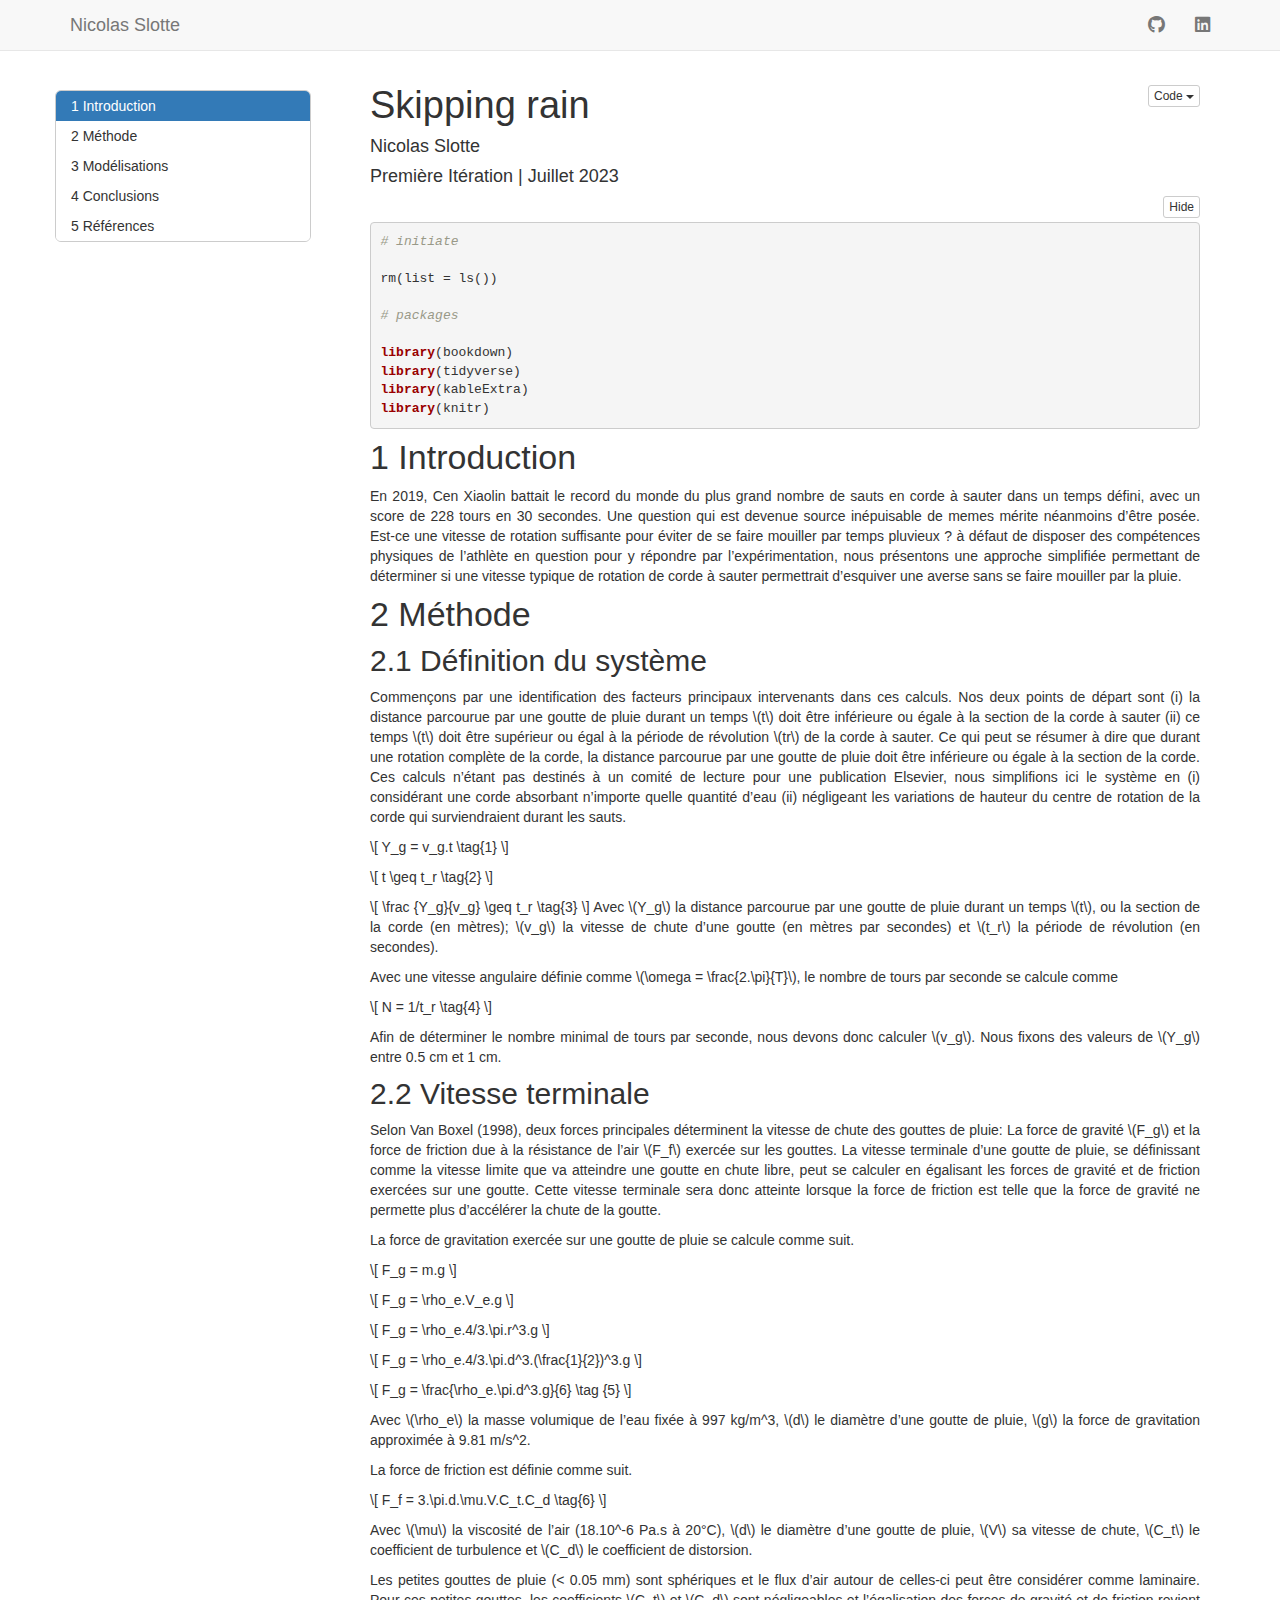
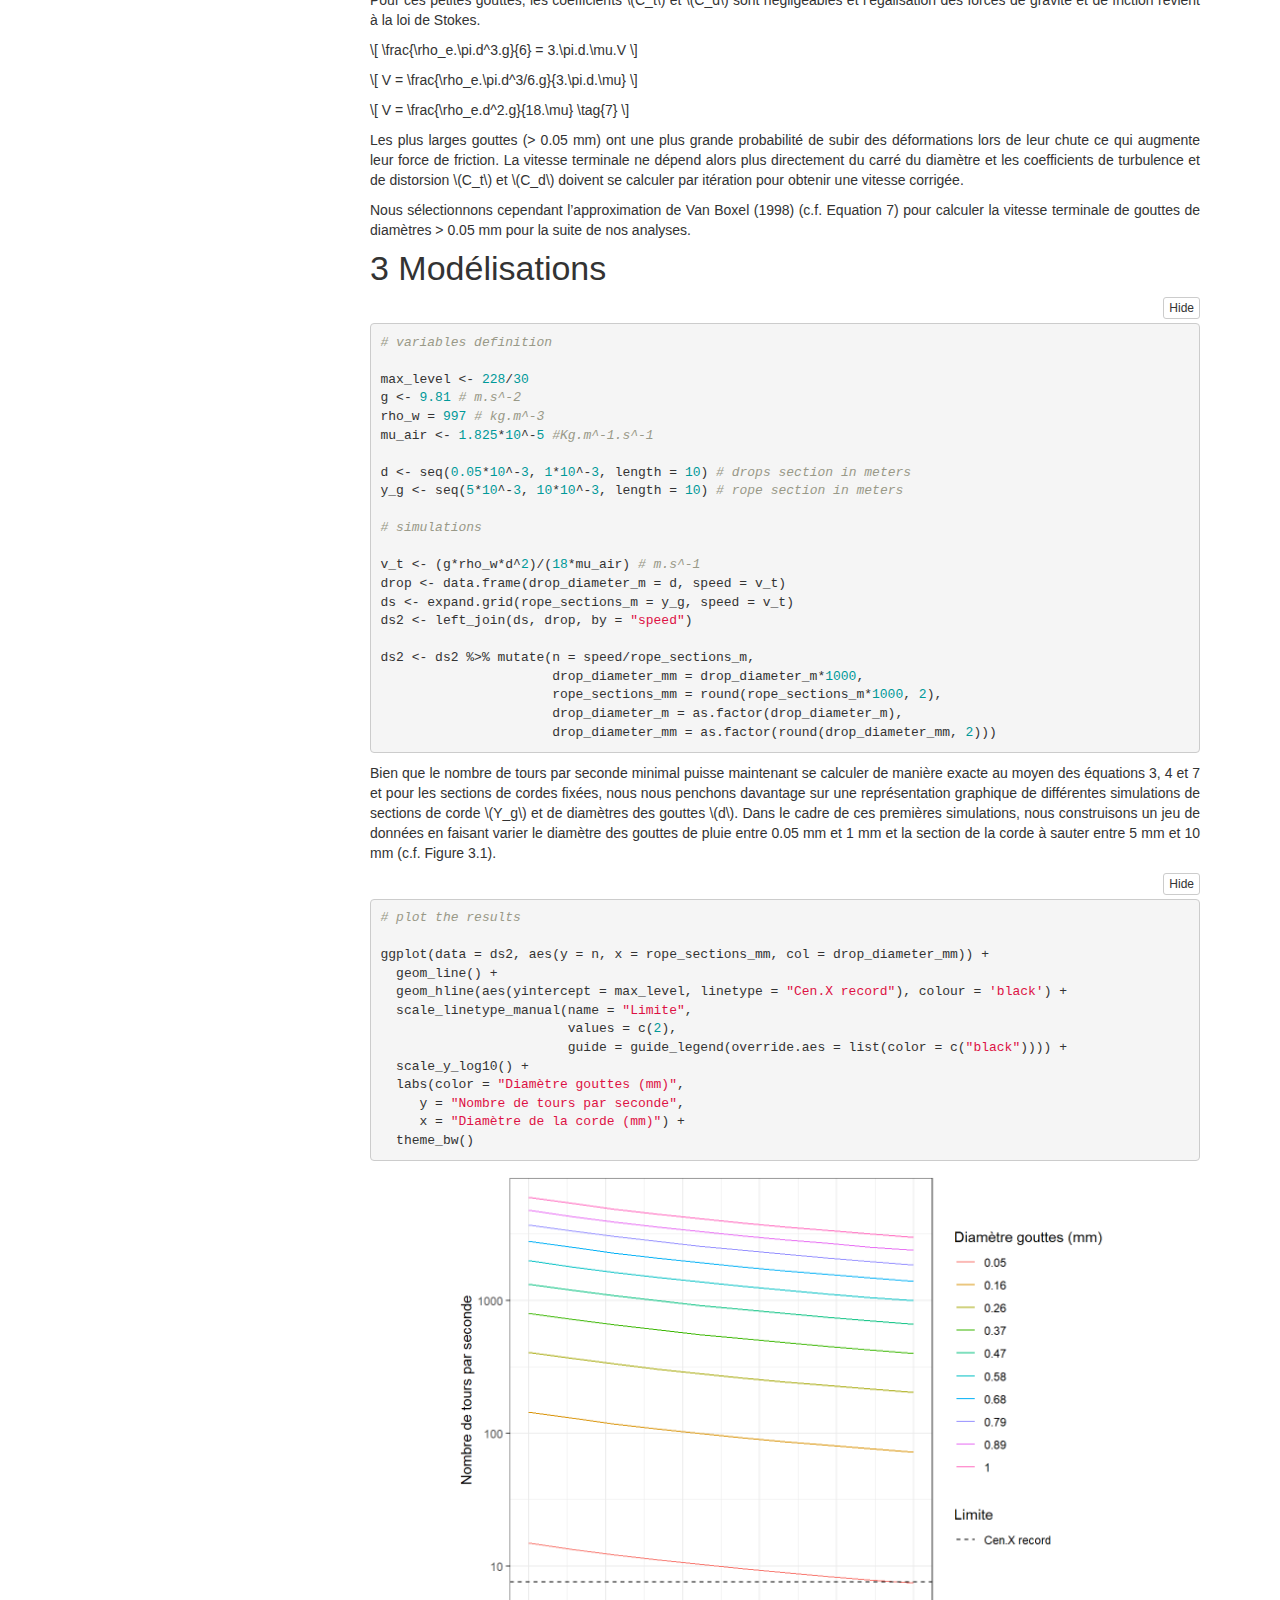
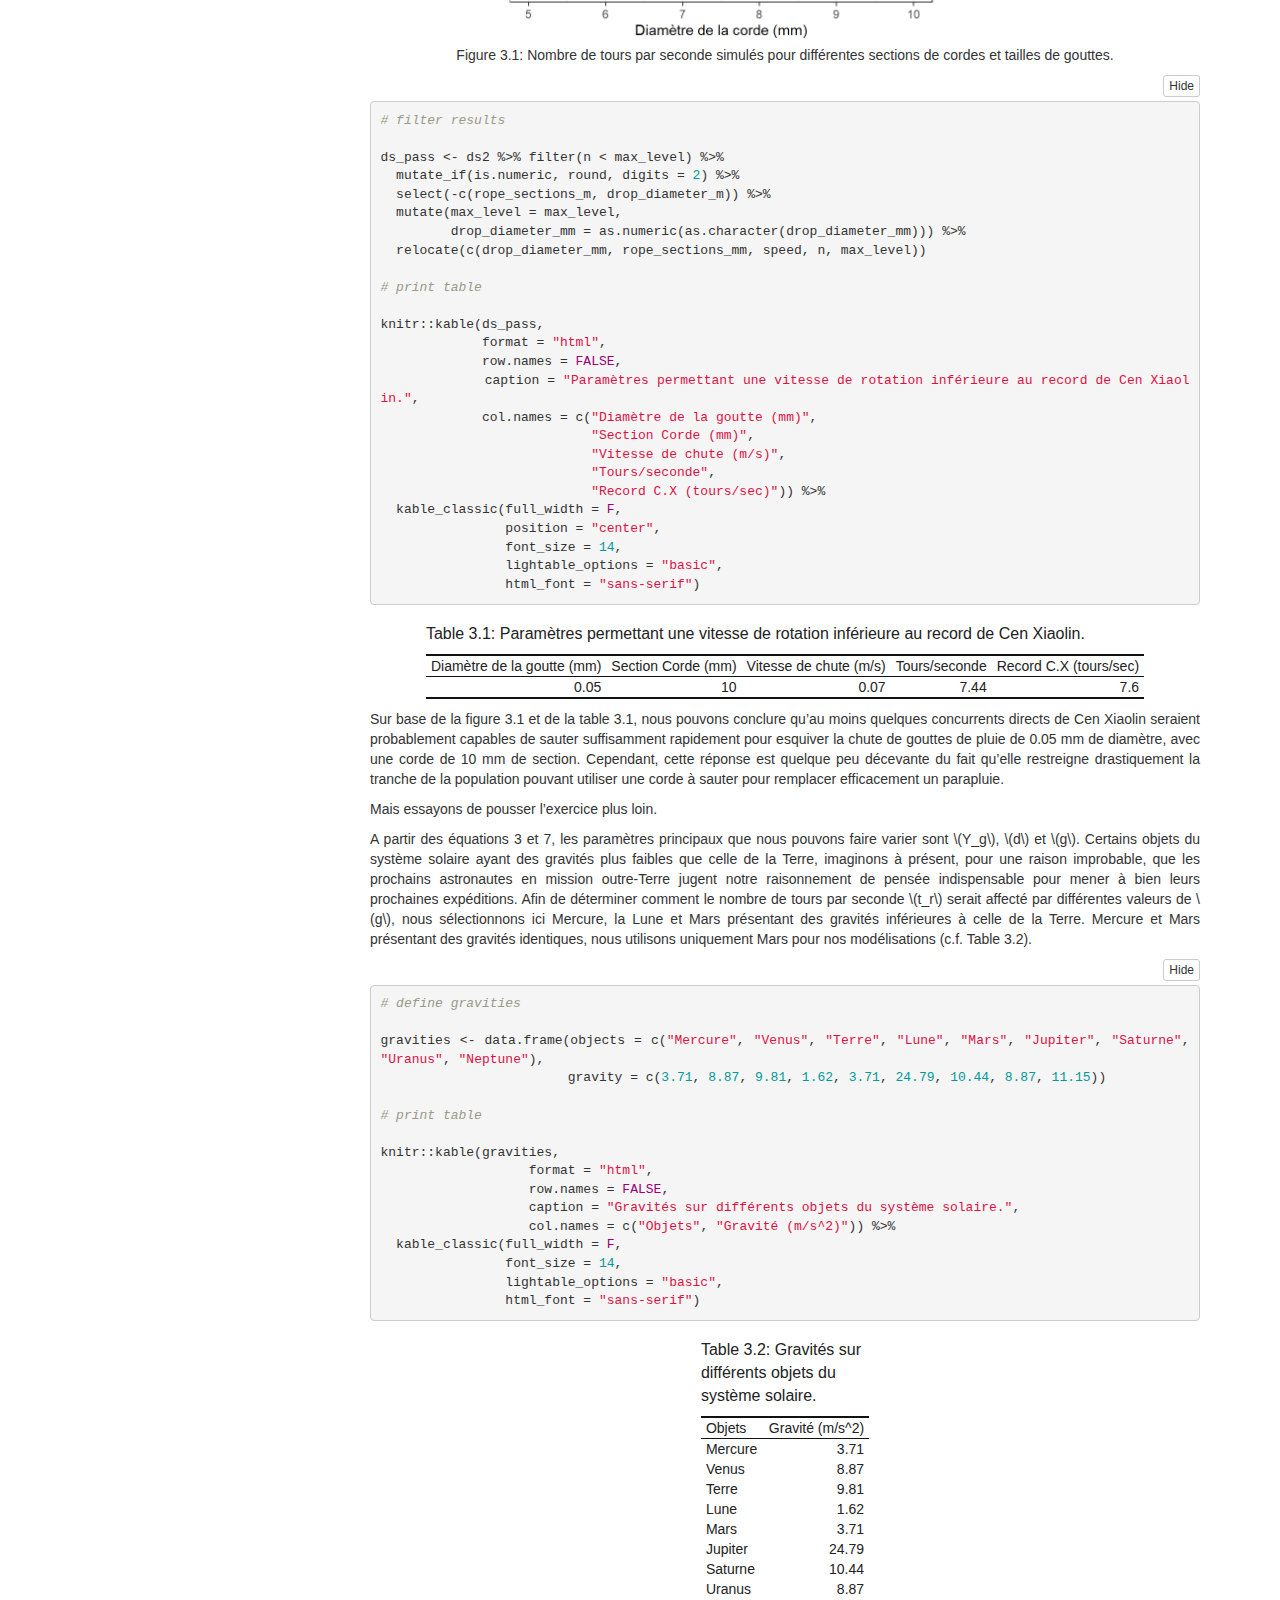
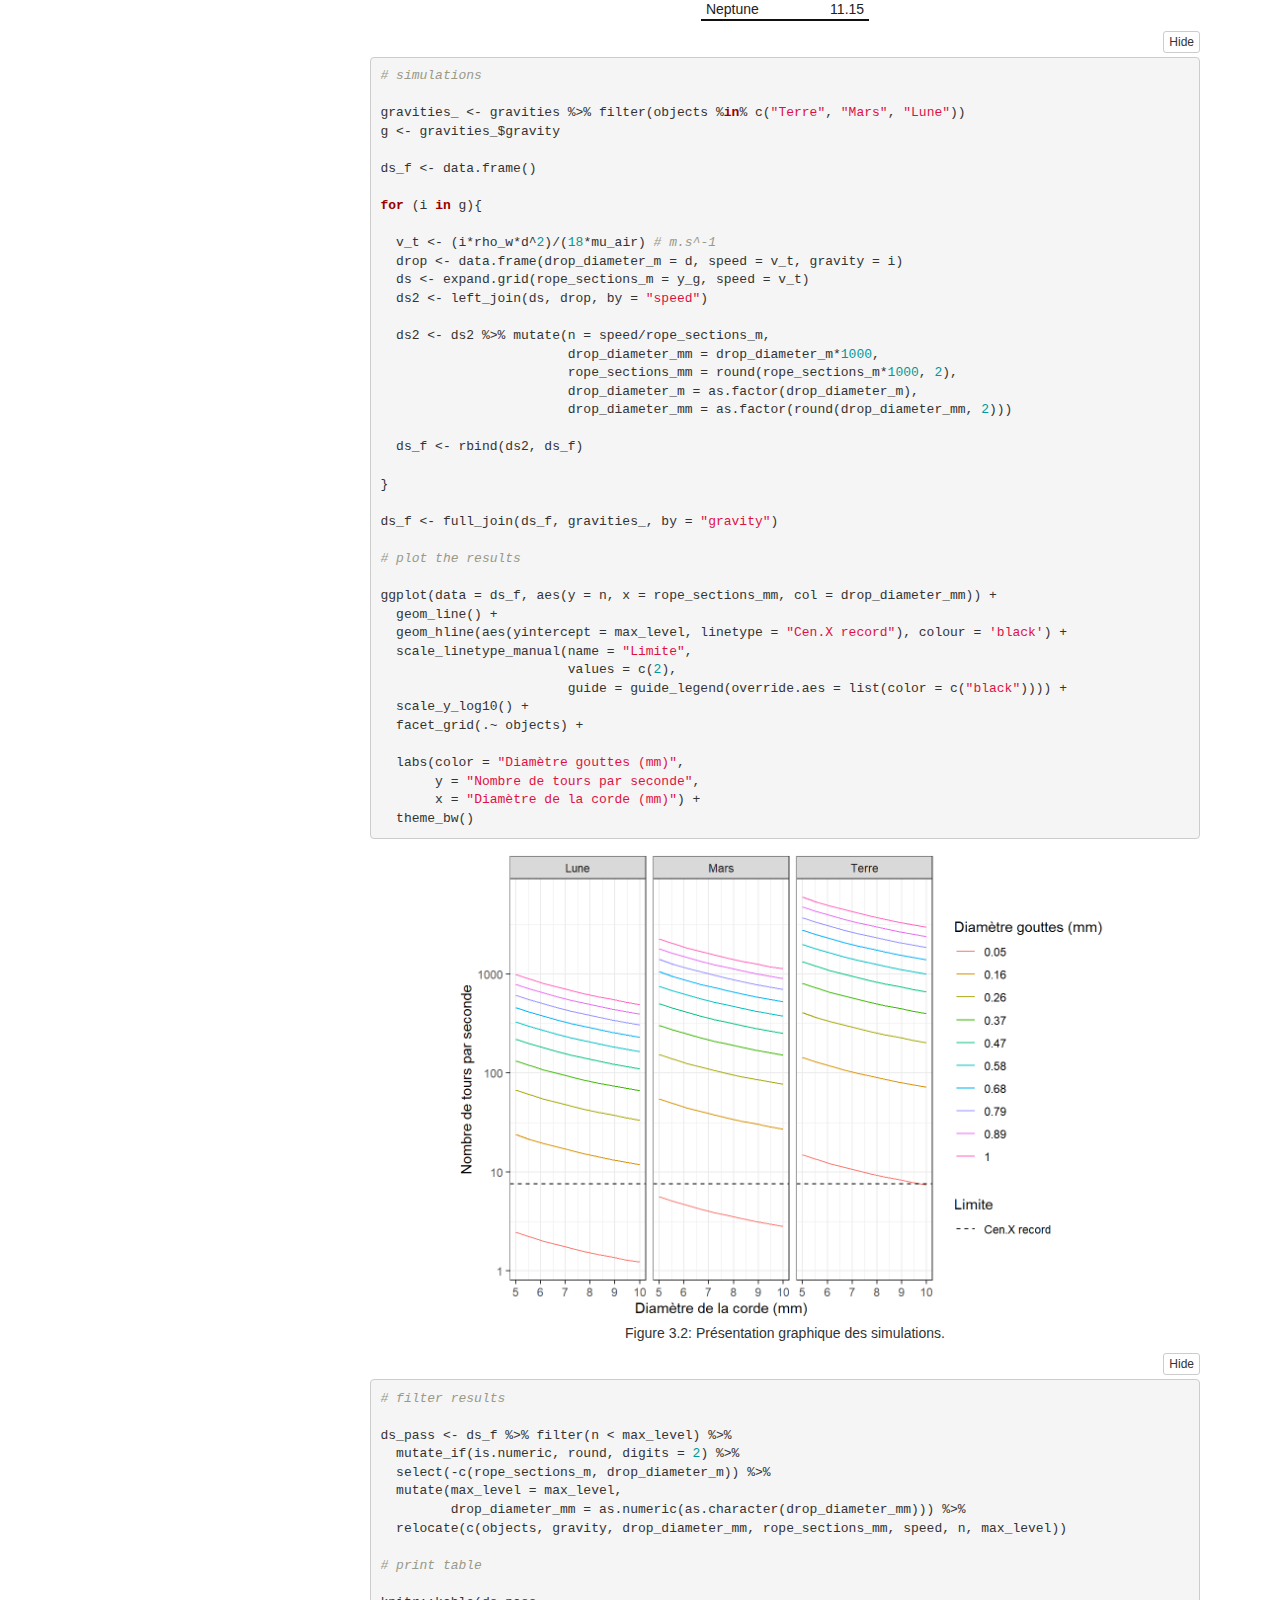
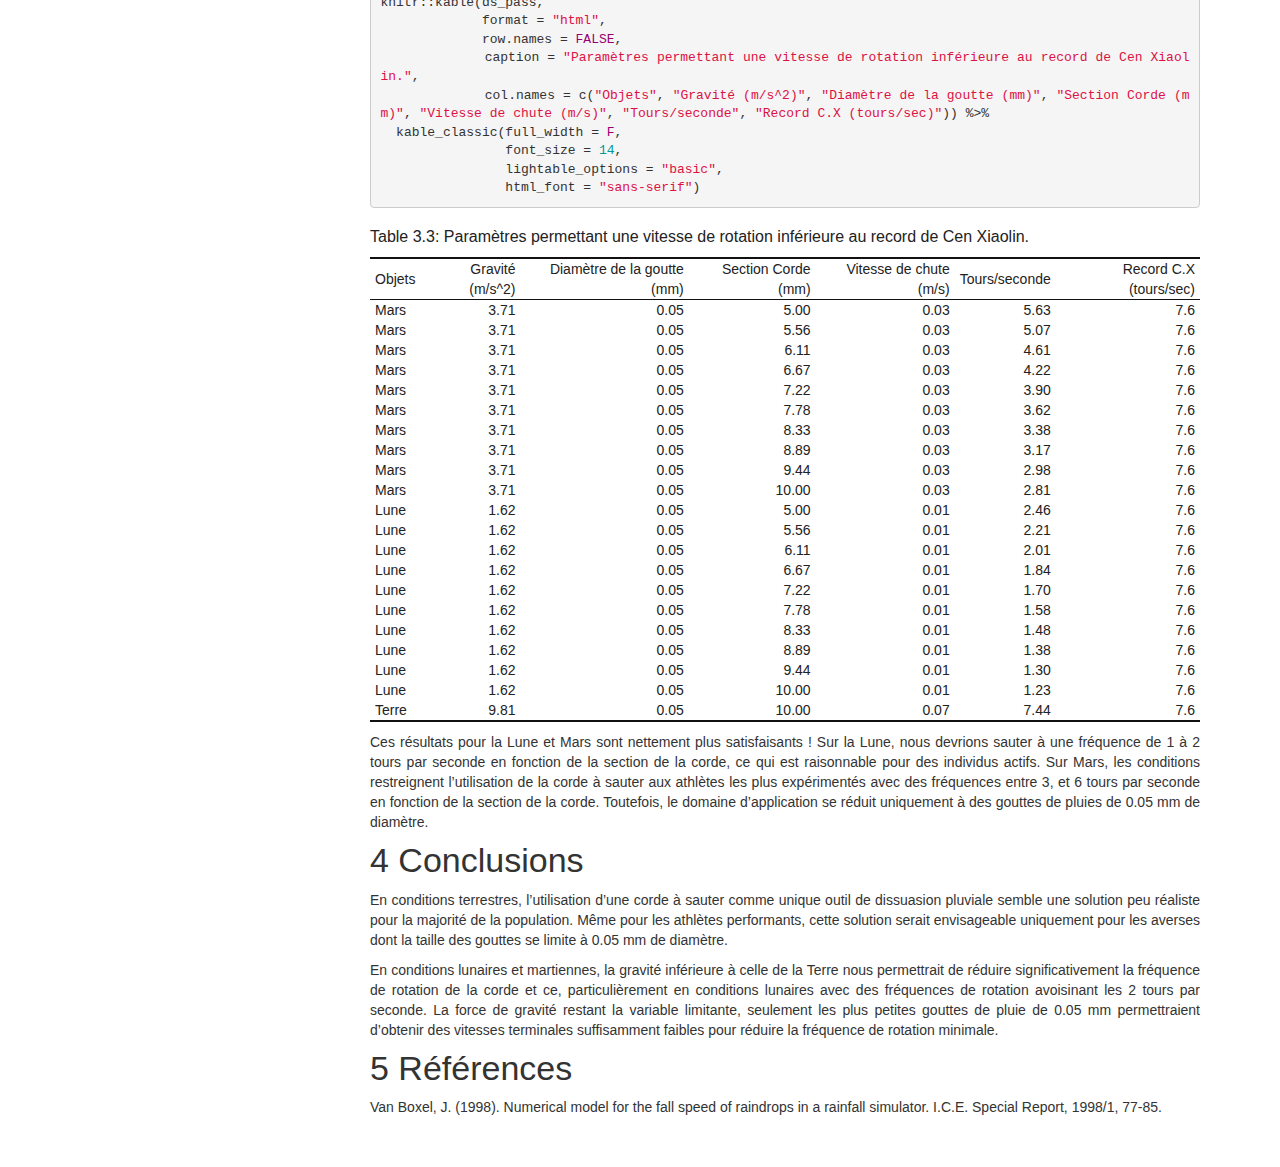
<file: skipping_rain.html>
<!DOCTYPE html>

<html>

<head>

<meta charset="utf-8" />
<meta name="generator" content="pandoc" />
<meta http-equiv="X-UA-Compatible" content="IE=EDGE" />


<meta name="author" content="Nicolas Slotte" />


<title>Skipping rain</title>

<script src="site_libs/jquery-3.6.0/jquery-3.6.0.min.js"></script>
<meta name="viewport" content="width=device-width, initial-scale=1" />
<link href="site_libs/bootstrap-3.3.5/css/bootstrap.min.css" rel="stylesheet" />
<script src="site_libs/bootstrap-3.3.5/js/bootstrap.min.js"></script>
<script src="site_libs/bootstrap-3.3.5/shim/html5shiv.min.js"></script>
<script src="site_libs/bootstrap-3.3.5/shim/respond.min.js"></script>
<style>h1 {font-size: 34px;}
       h1.title {font-size: 38px;}
       h2 {font-size: 30px;}
       h3 {font-size: 24px;}
       h4 {font-size: 18px;}
       h5 {font-size: 16px;}
       h6 {font-size: 12px;}
       code {color: inherit; background-color: rgba(0, 0, 0, 0.04);}
       pre:not([class]) { background-color: white }</style>
<script src="site_libs/jqueryui-1.13.2/jquery-ui.min.js"></script>
<link href="site_libs/tocify-1.9.1/jquery.tocify.css" rel="stylesheet" />
<script src="site_libs/tocify-1.9.1/jquery.tocify.js"></script>
<script src="site_libs/navigation-1.1/tabsets.js"></script>
<script src="site_libs/navigation-1.1/codefolding.js"></script>
<link href="site_libs/highlightjs-9.12.0/default.css" rel="stylesheet" />
<script src="site_libs/highlightjs-9.12.0/highlight.js"></script>
<script src="site_libs/kePrint-0.0.1/kePrint.js"></script>
<link href="site_libs/lightable-0.0.1/lightable.css" rel="stylesheet" />
<link href="site_libs/font-awesome-6.4.2/css/all.min.css" rel="stylesheet" />
<link href="site_libs/font-awesome-6.4.2/css/v4-shims.min.css" rel="stylesheet" />

<style type="text/css">
  code{white-space: pre-wrap;}
  span.smallcaps{font-variant: small-caps;}
  span.underline{text-decoration: underline;}
  div.column{display: inline-block; vertical-align: top; width: 50%;}
  div.hanging-indent{margin-left: 1.5em; text-indent: -1.5em;}
  ul.task-list{list-style: none;}
    </style>

<style type="text/css">code{white-space: pre;}</style>
<script type="text/javascript">
if (window.hljs) {
  hljs.configure({languages: []});
  hljs.initHighlightingOnLoad();
  if (document.readyState && document.readyState === "complete") {
    window.setTimeout(function() { hljs.initHighlighting(); }, 0);
  }
}
</script>






<link rel="stylesheet" href="justify.css" type="text/css" />



<style type = "text/css">
.main-container {
  max-width: 940px;
  margin-left: auto;
  margin-right: auto;
}
img {
  max-width:100%;
}
.tabbed-pane {
  padding-top: 12px;
}
.html-widget {
  margin-bottom: 20px;
}
button.code-folding-btn:focus {
  outline: none;
}
summary {
  display: list-item;
}
details > summary > p:only-child {
  display: inline;
}
pre code {
  padding: 0;
}
</style>


<style type="text/css">
.dropdown-submenu {
  position: relative;
}
.dropdown-submenu>.dropdown-menu {
  top: 0;
  left: 100%;
  margin-top: -6px;
  margin-left: -1px;
  border-radius: 0 6px 6px 6px;
}
.dropdown-submenu:hover>.dropdown-menu {
  display: block;
}
.dropdown-submenu>a:after {
  display: block;
  content: " ";
  float: right;
  width: 0;
  height: 0;
  border-color: transparent;
  border-style: solid;
  border-width: 5px 0 5px 5px;
  border-left-color: #cccccc;
  margin-top: 5px;
  margin-right: -10px;
}
.dropdown-submenu:hover>a:after {
  border-left-color: #adb5bd;
}
.dropdown-submenu.pull-left {
  float: none;
}
.dropdown-submenu.pull-left>.dropdown-menu {
  left: -100%;
  margin-left: 10px;
  border-radius: 6px 0 6px 6px;
}
</style>

<script type="text/javascript">
// manage active state of menu based on current page
$(document).ready(function () {
  // active menu anchor
  href = window.location.pathname
  href = href.substr(href.lastIndexOf('/') + 1)
  if (href === "")
    href = "index.html";
  var menuAnchor = $('a[href="' + href + '"]');

  // mark the anchor link active (and if it's in a dropdown, also mark that active)
  var dropdown = menuAnchor.closest('li.dropdown');
  if (window.bootstrap) { // Bootstrap 4+
    menuAnchor.addClass('active');
    dropdown.find('> .dropdown-toggle').addClass('active');
  } else { // Bootstrap 3
    menuAnchor.parent().addClass('active');
    dropdown.addClass('active');
  }

  // Navbar adjustments
  var navHeight = $(".navbar").first().height() + 15;
  var style = document.createElement('style');
  var pt = "padding-top: " + navHeight + "px; ";
  var mt = "margin-top: -" + navHeight + "px; ";
  var css = "";
  // offset scroll position for anchor links (for fixed navbar)
  for (var i = 1; i <= 6; i++) {
    css += ".section h" + i + "{ " + pt + mt + "}\n";
  }
  style.innerHTML = "body {" + pt + "padding-bottom: 40px; }\n" + css;
  document.head.appendChild(style);
});
</script>

<!-- tabsets -->

<style type="text/css">
.tabset-dropdown > .nav-tabs {
  display: inline-table;
  max-height: 500px;
  min-height: 44px;
  overflow-y: auto;
  border: 1px solid #ddd;
  border-radius: 4px;
}

.tabset-dropdown > .nav-tabs > li.active:before, .tabset-dropdown > .nav-tabs.nav-tabs-open:before {
  content: "\e259";
  font-family: 'Glyphicons Halflings';
  display: inline-block;
  padding: 10px;
  border-right: 1px solid #ddd;
}

.tabset-dropdown > .nav-tabs.nav-tabs-open > li.active:before {
  content: "\e258";
  font-family: 'Glyphicons Halflings';
  border: none;
}

.tabset-dropdown > .nav-tabs > li.active {
  display: block;
}

.tabset-dropdown > .nav-tabs > li > a,
.tabset-dropdown > .nav-tabs > li > a:focus,
.tabset-dropdown > .nav-tabs > li > a:hover {
  border: none;
  display: inline-block;
  border-radius: 4px;
  background-color: transparent;
}

.tabset-dropdown > .nav-tabs.nav-tabs-open > li {
  display: block;
  float: none;
}

.tabset-dropdown > .nav-tabs > li {
  display: none;
}
</style>

<!-- code folding -->
<style type="text/css">
.code-folding-btn { margin-bottom: 4px; }
</style>



<style type="text/css">

#TOC {
  margin: 25px 0px 20px 0px;
}
@media (max-width: 768px) {
#TOC {
  position: relative;
  width: 100%;
}
}

@media print {
.toc-content {
  /* see https://github.com/w3c/csswg-drafts/issues/4434 */
  float: right;
}
}

.toc-content {
  padding-left: 30px;
  padding-right: 40px;
}

div.main-container {
  max-width: 1200px;
}

div.tocify {
  width: 20%;
  max-width: 260px;
  max-height: 85%;
}

@media (min-width: 768px) and (max-width: 991px) {
  div.tocify {
    width: 25%;
  }
}

@media (max-width: 767px) {
  div.tocify {
    width: 100%;
    max-width: none;
  }
}

.tocify ul, .tocify li {
  line-height: 20px;
}

.tocify-subheader .tocify-item {
  font-size: 0.90em;
}

.tocify .list-group-item {
  border-radius: 0px;
}


</style>



</head>

<body>


<div class="container-fluid main-container">


<!-- setup 3col/9col grid for toc_float and main content  -->
<div class="row">
<div class="col-xs-12 col-sm-4 col-md-3">
<div id="TOC" class="tocify">
</div>
</div>

<div class="toc-content col-xs-12 col-sm-8 col-md-9">




<div class="navbar navbar-default  navbar-fixed-top" role="navigation">
  <div class="container">
    <div class="navbar-header">
      <button type="button" class="navbar-toggle collapsed" data-toggle="collapse" data-bs-toggle="collapse" data-target="#navbar" data-bs-target="#navbar">
        <span class="icon-bar"></span>
        <span class="icon-bar"></span>
        <span class="icon-bar"></span>
      </button>
      <a class="navbar-brand" href="index.html">Nicolas Slotte</a>
    </div>
    <div id="navbar" class="navbar-collapse collapse">
      <ul class="nav navbar-nav">
        
      </ul>
      <ul class="nav navbar-nav navbar-right">
        <li>
  <a href="https://github.com/NicolasSlotte">
    <span class="fab fa-github fa-lg"></span>
     
  </a>
</li>
<li>
  <a href="https://www.linkedin.com/in/nicolas-slotte-2065551b8/">
    <span class="fab fa-linkedin fa-lg"></span>
     
  </a>
</li>
      </ul>
    </div><!--/.nav-collapse -->
  </div><!--/.container -->
</div><!--/.navbar -->

<div id="header">

<div class="btn-group pull-right float-right">
<button type="button" class="btn btn-default btn-xs btn-secondary btn-sm dropdown-toggle" data-toggle="dropdown" data-bs-toggle="dropdown" aria-haspopup="true" aria-expanded="false"><span>Code</span> <span class="caret"></span></button>
<ul class="dropdown-menu dropdown-menu-right" style="min-width: 50px;">
<li><a id="rmd-show-all-code" href="#">Show All Code</a></li>
<li><a id="rmd-hide-all-code" href="#">Hide All Code</a></li>
</ul>
</div>



<h1 class="title toc-ignore">Skipping rain</h1>
<h4 class="author">Nicolas Slotte</h4>
<h4 class="date">Première Itération | Juillet 2023</h4>

</div>


<pre class="r"><code># initiate

rm(list = ls())

# packages

library(bookdown)
library(tidyverse)
library(kableExtra)
library(knitr)</code></pre>
<div id="introduction" class="section level1" number="1">
<h1><span class="header-section-number">1</span> Introduction</h1>
<p>En 2019, Cen Xiaolin battait le record du monde du plus grand nombre de sauts en corde à sauter dans un temps défini, avec un score de 228 tours en 30 secondes. Une question qui est devenue source inépuisable de memes mérite néanmoins d’être posée. Est-ce une vitesse de rotation suffisante pour éviter de se faire mouiller par temps pluvieux ? à défaut de disposer des compétences physiques de l’athlète en question pour y répondre par l’expérimentation, nous présentons une approche simplifiée permettant de déterminer si une vitesse typique de rotation de corde à sauter permettrait d’esquiver une averse sans se faire mouiller par la pluie.</p>
</div>
<div id="méthode" class="section level1" number="2">
<h1><span class="header-section-number">2</span> Méthode</h1>
<div id="définition-du-système" class="section level2" number="2.1">
<h2><span class="header-section-number">2.1</span> Définition du système</h2>
<p>Commençons par une identification des facteurs principaux intervenants dans ces calculs. Nos deux points de départ sont (i) la distance parcourue par une goutte de pluie durant un temps <span class="math inline">\(t\)</span> doit être inférieure ou égale à la section de la corde à sauter (ii) ce temps <span class="math inline">\(t\)</span> doit être supérieur ou égal à la période de révolution <span class="math inline">\(tr\)</span> de la corde à sauter. Ce qui peut se résumer à dire que durant une rotation complète de la corde, la distance parcourue par une goutte de pluie doit être inférieure ou égale à la section de la corde. Ces calculs n’étant pas destinés à un comité de lecture pour une publication Elsevier, nous simplifions ici le système en (i) considérant une corde absorbant n’importe quelle quantité d’eau (ii) négligeant les variations de hauteur du centre de rotation de la corde qui surviendraient durant les sauts.</p>
<p><span class="math display">\[
Y_g = v_g.t \tag{1}
\]</span></p>
<p><span class="math display">\[
t \geq t_r \tag{2}
\]</span></p>
<p><span class="math display">\[
\frac {Y_g}{v_g} \geq t_r \tag{3}
\]</span>
Avec <span class="math inline">\(Y_g\)</span> la distance parcourue par une goutte de pluie durant un temps <span class="math inline">\(t\)</span>, ou la section de la corde (en mètres); <span class="math inline">\(v_g\)</span> la vitesse de chute d’une goutte (en mètres par secondes) et <span class="math inline">\(t_r\)</span> la période de révolution (en secondes).</p>
<p>Avec une vitesse angulaire définie comme <span class="math inline">\(\omega = \frac{2.\pi}{T}\)</span>, le nombre de tours par seconde se calcule comme</p>
<p><span class="math display">\[
N = 1/t_r \tag{4}
\]</span></p>
<p>Afin de déterminer le nombre minimal de tours par seconde, nous devons donc calculer <span class="math inline">\(v_g\)</span>. Nous fixons des valeurs de <span class="math inline">\(Y_g\)</span> entre 0.5 cm et 1 cm.</p>
</div>
<div id="vitesse-terminale" class="section level2" number="2.2">
<h2><span class="header-section-number">2.2</span> Vitesse terminale</h2>
<p>Selon Van Boxel (1998), deux forces principales déterminent la vitesse de chute des gouttes de pluie: La force de gravité <span class="math inline">\(F_g\)</span> et la force de friction due à la résistance de l’air <span class="math inline">\(F_f\)</span> exercée sur les gouttes. La vitesse terminale d’une goutte de pluie, se définissant comme la vitesse limite que va atteindre une goutte en chute libre, peut se calculer en égalisant les forces de gravité et de friction exercées sur une goutte. Cette vitesse terminale sera donc atteinte lorsque la force de friction est telle que la force de gravité ne permette plus d’accélérer la chute de la goutte.</p>
<p>La force de gravitation exercée sur une goutte de pluie se calcule comme suit.</p>
<p><span class="math display">\[
F_g = m.g
\]</span></p>
<p><span class="math display">\[
F_g = \rho_e.V_e.g
\]</span></p>
<p><span class="math display">\[
F_g = \rho_e.4/3.\pi.r^3.g
\]</span></p>
<p><span class="math display">\[
F_g = \rho_e.4/3.\pi.d^3.(\frac{1}{2})^3.g
\]</span></p>
<p><span class="math display">\[
F_g = \frac{\rho_e.\pi.d^3.g}{6} \tag {5}
\]</span></p>
<p>Avec <span class="math inline">\(\rho_e\)</span> la masse volumique de l’eau fixée à 997 kg/m^3, <span class="math inline">\(d\)</span> le diamètre d’une goutte de pluie, <span class="math inline">\(g\)</span> la force de gravitation approximée à 9.81 m/s^2.</p>
<p>La force de friction est définie comme suit.</p>
<p><span class="math display">\[
F_f = 3.\pi.d.\mu.V.C_t.C_d \tag{6}
\]</span></p>
<p>Avec <span class="math inline">\(\mu\)</span> la viscosité de l’air (18.10^-6 Pa.s à 20°C), <span class="math inline">\(d\)</span> le diamètre d’une goutte de pluie, <span class="math inline">\(V\)</span> sa vitesse de chute, <span class="math inline">\(C_t\)</span> le coefficient de turbulence et <span class="math inline">\(C_d\)</span> le coefficient de distorsion.</p>
<p>Les petites gouttes de pluie (&lt; 0.05 mm) sont sphériques et le flux d’air autour de celles-ci peut être considérer comme laminaire. Pour ces petites gouttes, les coefficients <span class="math inline">\(C_t\)</span> et <span class="math inline">\(C_d\)</span> sont négligeables et l’égalisation des forces de gravité et de friction revient à la loi de Stokes.</p>
<p><span class="math display">\[
\frac{\rho_e.\pi.d^3.g}{6} = 3.\pi.d.\mu.V
\]</span></p>
<p><span class="math display">\[
V = \frac{\rho_e.\pi.d^3/6.g}{3.\pi.d.\mu}
\]</span></p>
<p><span class="math display">\[
V = \frac{\rho_e.d^2.g}{18.\mu} \tag{7}
\]</span></p>
<p>Les plus larges gouttes (&gt; 0.05 mm) ont une plus grande probabilité de subir des déformations lors de leur chute ce qui augmente leur force de friction. La vitesse terminale ne dépend alors plus directement du carré du diamètre et les coefficients de turbulence et de distorsion <span class="math inline">\(C_t\)</span> et <span class="math inline">\(C_d\)</span> doivent se calculer par itération pour obtenir une vitesse corrigée.</p>
<p>Nous sélectionnons cependant l’approximation de Van Boxel (1998) (c.f. Equation 7) pour calculer la vitesse terminale de gouttes de diamètres &gt; 0.05 mm pour la suite de nos analyses.</p>
</div>
</div>
<div id="modélisations" class="section level1" number="3">
<h1><span class="header-section-number">3</span> Modélisations</h1>
<pre class="r"><code># variables definition

max_level &lt;- 228/30
g &lt;- 9.81 # m.s^-2
rho_w = 997 # kg.m^-3
mu_air &lt;- 1.825*10^-5 #Kg.m^-1.s^-1

d &lt;- seq(0.05*10^-3, 1*10^-3, length = 10) # drops section in meters
y_g &lt;- seq(5*10^-3, 10*10^-3, length = 10) # rope section in meters

# simulations

v_t &lt;- (g*rho_w*d^2)/(18*mu_air) # m.s^-1
drop &lt;- data.frame(drop_diameter_m = d, speed = v_t)
ds &lt;- expand.grid(rope_sections_m = y_g, speed = v_t)
ds2 &lt;- left_join(ds, drop, by = &quot;speed&quot;)

ds2 &lt;- ds2 %&gt;% mutate(n = speed/rope_sections_m,
                      drop_diameter_mm = drop_diameter_m*1000,
                      rope_sections_mm = round(rope_sections_m*1000, 2),
                      drop_diameter_m = as.factor(drop_diameter_m),
                      drop_diameter_mm = as.factor(round(drop_diameter_mm, 2)))</code></pre>
<p>Bien que le nombre de tours par seconde minimal puisse maintenant se calculer de manière exacte au moyen des équations 3, 4 et 7 et pour les sections de cordes fixées, nous nous penchons davantage sur une représentation graphique de différentes simulations de sections de corde <span class="math inline">\(Y_g\)</span> et de diamètres des gouttes <span class="math inline">\(d\)</span>. Dans le cadre de ces premières simulations, nous construisons un jeu de données en faisant varier le diamètre des gouttes de pluie entre 0.05 mm et 1 mm et la section de la corde à sauter entre 5 mm et 10 mm (c.f. Figure 3.1).</p>
<pre class="r"><code># plot the results

ggplot(data = ds2, aes(y = n, x = rope_sections_mm, col = drop_diameter_mm)) + 
  geom_line() +
  geom_hline(aes(yintercept = max_level, linetype = &quot;Cen.X record&quot;), colour = &#39;black&#39;) +
  scale_linetype_manual(name = &quot;Limite&quot;,
                        values = c(2),
                        guide = guide_legend(override.aes = list(color = c(&quot;black&quot;)))) +
  scale_y_log10() +
  labs(color = &quot;Diamètre gouttes (mm)&quot;, 
     y = &quot;Nombre de tours par seconde&quot;, 
     x = &quot;Diamètre de la corde (mm)&quot;) +
  theme_bw()</code></pre>
<div class="figure" style="text-align: center"><span style="display:block;" id="fig:unnamed-chunk-2"></span>
<img src="skipping_rain_files/figure-html/unnamed-chunk-2-1.png" alt="Nombre de tours par seconde simulés pour différentes sections de cordes et tailles de gouttes." width="80%" />
<p class="caption">
Figure 3.1: Nombre de tours par seconde simulés pour différentes sections de cordes et tailles de gouttes.
</p>
</div>
<pre class="r"><code># filter results

ds_pass &lt;- ds2 %&gt;% filter(n &lt; max_level) %&gt;%
  mutate_if(is.numeric, round, digits = 2) %&gt;%
  select(-c(rope_sections_m, drop_diameter_m)) %&gt;%
  mutate(max_level = max_level,
         drop_diameter_mm = as.numeric(as.character(drop_diameter_mm))) %&gt;%
  relocate(c(drop_diameter_mm, rope_sections_mm, speed, n, max_level))

# print table

knitr::kable(ds_pass, 
             format = &quot;html&quot;,
             row.names = FALSE,
             caption = &quot;Paramètres permettant une vitesse de rotation inférieure au record de Cen Xiaolin.&quot;,
             col.names = c(&quot;Diamètre de la goutte (mm)&quot;,
                           &quot;Section Corde (mm)&quot;,
                           &quot;Vitesse de chute (m/s)&quot;,
                           &quot;Tours/seconde&quot;,
                           &quot;Record C.X (tours/sec)&quot;)) %&gt;%
  kable_classic(full_width = F,
                position = &quot;center&quot;,
                font_size = 14,
                lightable_options = &quot;basic&quot;,
                html_font = &quot;sans-serif&quot;)</code></pre>
<table class=" lightable-classic" style="font-size: 14px; font-family: sans-serif; width: auto !important; margin-left: auto; margin-right: auto;">
<caption style="font-size: initial !important;">
<span id="tab:unnamed-chunk-3">Table 3.1: </span>Paramètres permettant une vitesse de rotation inférieure au record de Cen Xiaolin.
</caption>
<thead>
<tr>
<th style="text-align:right;">
Diamètre de la goutte (mm)
</th>
<th style="text-align:right;">
Section Corde (mm)
</th>
<th style="text-align:right;">
Vitesse de chute (m/s)
</th>
<th style="text-align:right;">
Tours/seconde
</th>
<th style="text-align:right;">
Record C.X (tours/sec)
</th>
</tr>
</thead>
<tbody>
<tr>
<td style="text-align:right;">
0.05
</td>
<td style="text-align:right;">
10
</td>
<td style="text-align:right;">
0.07
</td>
<td style="text-align:right;">
7.44
</td>
<td style="text-align:right;">
7.6
</td>
</tr>
</tbody>
</table>
<p>Sur base de la figure 3.1 et de la table 3.1, nous pouvons conclure qu’au moins quelques concurrents directs de Cen Xiaolin seraient probablement capables de sauter suffisamment rapidement pour esquiver la chute de gouttes de pluie de 0.05 mm de diamètre, avec une corde de 10 mm de section. Cependant, cette réponse est quelque peu décevante du fait qu’elle restreigne drastiquement la tranche de la population pouvant utiliser une corde à sauter pour remplacer efficacement un parapluie.</p>
<p>Mais essayons de pousser l’exercice plus loin.</p>
<p>A partir des équations 3 et 7, les paramètres principaux que nous pouvons faire varier sont <span class="math inline">\(Y_g\)</span>, <span class="math inline">\(d\)</span> et <span class="math inline">\(g\)</span>. Certains objets du système solaire ayant des gravités plus faibles que celle de la Terre, imaginons à présent, pour une raison improbable, que les prochains astronautes en mission outre-Terre jugent notre raisonnement de pensée indispensable pour mener à bien leurs prochaines expéditions. Afin de déterminer comment le nombre de tours par seconde <span class="math inline">\(t_r\)</span> serait affecté par différentes valeurs de <span class="math inline">\(g\)</span>, nous sélectionnons ici Mercure, la Lune et Mars présentant des gravités inférieures à celle de la Terre. Mercure et Mars présentant des gravités identiques, nous utilisons uniquement Mars pour nos modélisations (c.f. Table 3.2).</p>
<pre class="r"><code># define gravities

gravities &lt;- data.frame(objects = c(&quot;Mercure&quot;, &quot;Venus&quot;, &quot;Terre&quot;, &quot;Lune&quot;, &quot;Mars&quot;, &quot;Jupiter&quot;, &quot;Saturne&quot;, &quot;Uranus&quot;, &quot;Neptune&quot;), 
                        gravity = c(3.71, 8.87, 9.81, 1.62, 3.71, 24.79, 10.44, 8.87, 11.15))

# print table

knitr::kable(gravities, 
                   format = &quot;html&quot;,
                   row.names = FALSE,
                   caption = &quot;Gravités sur différents objets du système solaire.&quot;,
                   col.names = c(&quot;Objets&quot;, &quot;Gravité (m/s^2)&quot;)) %&gt;%
  kable_classic(full_width = F, 
                font_size = 14,
                lightable_options = &quot;basic&quot;,
                html_font = &quot;sans-serif&quot;)</code></pre>
<table class=" lightable-classic" style="font-size: 14px; font-family: sans-serif; width: auto !important; margin-left: auto; margin-right: auto;">
<caption style="font-size: initial !important;">
<span id="tab:unnamed-chunk-4">Table 3.2: </span>Gravités sur différents objets du système solaire.
</caption>
<thead>
<tr>
<th style="text-align:left;">
Objets
</th>
<th style="text-align:right;">
Gravité (m/s^2)
</th>
</tr>
</thead>
<tbody>
<tr>
<td style="text-align:left;">
Mercure
</td>
<td style="text-align:right;">
3.71
</td>
</tr>
<tr>
<td style="text-align:left;">
Venus
</td>
<td style="text-align:right;">
8.87
</td>
</tr>
<tr>
<td style="text-align:left;">
Terre
</td>
<td style="text-align:right;">
9.81
</td>
</tr>
<tr>
<td style="text-align:left;">
Lune
</td>
<td style="text-align:right;">
1.62
</td>
</tr>
<tr>
<td style="text-align:left;">
Mars
</td>
<td style="text-align:right;">
3.71
</td>
</tr>
<tr>
<td style="text-align:left;">
Jupiter
</td>
<td style="text-align:right;">
24.79
</td>
</tr>
<tr>
<td style="text-align:left;">
Saturne
</td>
<td style="text-align:right;">
10.44
</td>
</tr>
<tr>
<td style="text-align:left;">
Uranus
</td>
<td style="text-align:right;">
8.87
</td>
</tr>
<tr>
<td style="text-align:left;">
Neptune
</td>
<td style="text-align:right;">
11.15
</td>
</tr>
</tbody>
</table>
<pre class="r"><code># simulations

gravities_ &lt;- gravities %&gt;% filter(objects %in% c(&quot;Terre&quot;, &quot;Mars&quot;, &quot;Lune&quot;))
g &lt;- gravities_$gravity

ds_f &lt;- data.frame()

for (i in g){
  
  v_t &lt;- (i*rho_w*d^2)/(18*mu_air) # m.s^-1
  drop &lt;- data.frame(drop_diameter_m = d, speed = v_t, gravity = i)
  ds &lt;- expand.grid(rope_sections_m = y_g, speed = v_t)
  ds2 &lt;- left_join(ds, drop, by = &quot;speed&quot;)
  
  ds2 &lt;- ds2 %&gt;% mutate(n = speed/rope_sections_m,
                        drop_diameter_mm = drop_diameter_m*1000,
                        rope_sections_mm = round(rope_sections_m*1000, 2),
                        drop_diameter_m = as.factor(drop_diameter_m),
                        drop_diameter_mm = as.factor(round(drop_diameter_mm, 2)))
  
  ds_f &lt;- rbind(ds2, ds_f)
  
}

ds_f &lt;- full_join(ds_f, gravities_, by = &quot;gravity&quot;)

# plot the results

ggplot(data = ds_f, aes(y = n, x = rope_sections_mm, col = drop_diameter_mm)) + 
  geom_line() +
  geom_hline(aes(yintercept = max_level, linetype = &quot;Cen.X record&quot;), colour = &#39;black&#39;) +
  scale_linetype_manual(name = &quot;Limite&quot;,
                        values = c(2),
                        guide = guide_legend(override.aes = list(color = c(&quot;black&quot;)))) +
  scale_y_log10() +
  facet_grid(.~ objects) +
  
  labs(color = &quot;Diamètre gouttes (mm)&quot;, 
       y = &quot;Nombre de tours par seconde&quot;, 
       x = &quot;Diamètre de la corde (mm)&quot;) +
  theme_bw()</code></pre>
<div class="figure" style="text-align: center"><span style="display:block;" id="fig:unnamed-chunk-5"></span>
<img src="skipping_rain_files/figure-html/unnamed-chunk-5-1.png" alt="Présentation graphique des simulations." width="80%" />
<p class="caption">
Figure 3.2: Présentation graphique des simulations.
</p>
</div>
<pre class="r"><code># filter results

ds_pass &lt;- ds_f %&gt;% filter(n &lt; max_level) %&gt;%
  mutate_if(is.numeric, round, digits = 2) %&gt;%
  select(-c(rope_sections_m, drop_diameter_m)) %&gt;%
  mutate(max_level = max_level,
         drop_diameter_mm = as.numeric(as.character(drop_diameter_mm))) %&gt;%
  relocate(c(objects, gravity, drop_diameter_mm, rope_sections_mm, speed, n, max_level))

# print table

knitr::kable(ds_pass,
             format = &quot;html&quot;,
             row.names = FALSE,
             caption = &quot;Paramètres permettant une vitesse de rotation inférieure au record de Cen Xiaolin.&quot;,
             col.names = c(&quot;Objets&quot;, &quot;Gravité (m/s^2)&quot;, &quot;Diamètre de la goutte (mm)&quot;, &quot;Section Corde (mm)&quot;, &quot;Vitesse de chute (m/s)&quot;, &quot;Tours/seconde&quot;, &quot;Record C.X (tours/sec)&quot;)) %&gt;%
  kable_classic(full_width = F,
                font_size = 14,
                lightable_options = &quot;basic&quot;,
                html_font = &quot;sans-serif&quot;)</code></pre>
<table class=" lightable-classic" style="font-size: 14px; font-family: sans-serif; width: auto !important; margin-left: auto; margin-right: auto;">
<caption style="font-size: initial !important;">
<span id="tab:unnamed-chunk-6">Table 3.3: </span>Paramètres permettant une vitesse de rotation inférieure au record de Cen Xiaolin.
</caption>
<thead>
<tr>
<th style="text-align:left;">
Objets
</th>
<th style="text-align:right;">
Gravité (m/s^2)
</th>
<th style="text-align:right;">
Diamètre de la goutte (mm)
</th>
<th style="text-align:right;">
Section Corde (mm)
</th>
<th style="text-align:right;">
Vitesse de chute (m/s)
</th>
<th style="text-align:right;">
Tours/seconde
</th>
<th style="text-align:right;">
Record C.X (tours/sec)
</th>
</tr>
</thead>
<tbody>
<tr>
<td style="text-align:left;">
Mars
</td>
<td style="text-align:right;">
3.71
</td>
<td style="text-align:right;">
0.05
</td>
<td style="text-align:right;">
5.00
</td>
<td style="text-align:right;">
0.03
</td>
<td style="text-align:right;">
5.63
</td>
<td style="text-align:right;">
7.6
</td>
</tr>
<tr>
<td style="text-align:left;">
Mars
</td>
<td style="text-align:right;">
3.71
</td>
<td style="text-align:right;">
0.05
</td>
<td style="text-align:right;">
5.56
</td>
<td style="text-align:right;">
0.03
</td>
<td style="text-align:right;">
5.07
</td>
<td style="text-align:right;">
7.6
</td>
</tr>
<tr>
<td style="text-align:left;">
Mars
</td>
<td style="text-align:right;">
3.71
</td>
<td style="text-align:right;">
0.05
</td>
<td style="text-align:right;">
6.11
</td>
<td style="text-align:right;">
0.03
</td>
<td style="text-align:right;">
4.61
</td>
<td style="text-align:right;">
7.6
</td>
</tr>
<tr>
<td style="text-align:left;">
Mars
</td>
<td style="text-align:right;">
3.71
</td>
<td style="text-align:right;">
0.05
</td>
<td style="text-align:right;">
6.67
</td>
<td style="text-align:right;">
0.03
</td>
<td style="text-align:right;">
4.22
</td>
<td style="text-align:right;">
7.6
</td>
</tr>
<tr>
<td style="text-align:left;">
Mars
</td>
<td style="text-align:right;">
3.71
</td>
<td style="text-align:right;">
0.05
</td>
<td style="text-align:right;">
7.22
</td>
<td style="text-align:right;">
0.03
</td>
<td style="text-align:right;">
3.90
</td>
<td style="text-align:right;">
7.6
</td>
</tr>
<tr>
<td style="text-align:left;">
Mars
</td>
<td style="text-align:right;">
3.71
</td>
<td style="text-align:right;">
0.05
</td>
<td style="text-align:right;">
7.78
</td>
<td style="text-align:right;">
0.03
</td>
<td style="text-align:right;">
3.62
</td>
<td style="text-align:right;">
7.6
</td>
</tr>
<tr>
<td style="text-align:left;">
Mars
</td>
<td style="text-align:right;">
3.71
</td>
<td style="text-align:right;">
0.05
</td>
<td style="text-align:right;">
8.33
</td>
<td style="text-align:right;">
0.03
</td>
<td style="text-align:right;">
3.38
</td>
<td style="text-align:right;">
7.6
</td>
</tr>
<tr>
<td style="text-align:left;">
Mars
</td>
<td style="text-align:right;">
3.71
</td>
<td style="text-align:right;">
0.05
</td>
<td style="text-align:right;">
8.89
</td>
<td style="text-align:right;">
0.03
</td>
<td style="text-align:right;">
3.17
</td>
<td style="text-align:right;">
7.6
</td>
</tr>
<tr>
<td style="text-align:left;">
Mars
</td>
<td style="text-align:right;">
3.71
</td>
<td style="text-align:right;">
0.05
</td>
<td style="text-align:right;">
9.44
</td>
<td style="text-align:right;">
0.03
</td>
<td style="text-align:right;">
2.98
</td>
<td style="text-align:right;">
7.6
</td>
</tr>
<tr>
<td style="text-align:left;">
Mars
</td>
<td style="text-align:right;">
3.71
</td>
<td style="text-align:right;">
0.05
</td>
<td style="text-align:right;">
10.00
</td>
<td style="text-align:right;">
0.03
</td>
<td style="text-align:right;">
2.81
</td>
<td style="text-align:right;">
7.6
</td>
</tr>
<tr>
<td style="text-align:left;">
Lune
</td>
<td style="text-align:right;">
1.62
</td>
<td style="text-align:right;">
0.05
</td>
<td style="text-align:right;">
5.00
</td>
<td style="text-align:right;">
0.01
</td>
<td style="text-align:right;">
2.46
</td>
<td style="text-align:right;">
7.6
</td>
</tr>
<tr>
<td style="text-align:left;">
Lune
</td>
<td style="text-align:right;">
1.62
</td>
<td style="text-align:right;">
0.05
</td>
<td style="text-align:right;">
5.56
</td>
<td style="text-align:right;">
0.01
</td>
<td style="text-align:right;">
2.21
</td>
<td style="text-align:right;">
7.6
</td>
</tr>
<tr>
<td style="text-align:left;">
Lune
</td>
<td style="text-align:right;">
1.62
</td>
<td style="text-align:right;">
0.05
</td>
<td style="text-align:right;">
6.11
</td>
<td style="text-align:right;">
0.01
</td>
<td style="text-align:right;">
2.01
</td>
<td style="text-align:right;">
7.6
</td>
</tr>
<tr>
<td style="text-align:left;">
Lune
</td>
<td style="text-align:right;">
1.62
</td>
<td style="text-align:right;">
0.05
</td>
<td style="text-align:right;">
6.67
</td>
<td style="text-align:right;">
0.01
</td>
<td style="text-align:right;">
1.84
</td>
<td style="text-align:right;">
7.6
</td>
</tr>
<tr>
<td style="text-align:left;">
Lune
</td>
<td style="text-align:right;">
1.62
</td>
<td style="text-align:right;">
0.05
</td>
<td style="text-align:right;">
7.22
</td>
<td style="text-align:right;">
0.01
</td>
<td style="text-align:right;">
1.70
</td>
<td style="text-align:right;">
7.6
</td>
</tr>
<tr>
<td style="text-align:left;">
Lune
</td>
<td style="text-align:right;">
1.62
</td>
<td style="text-align:right;">
0.05
</td>
<td style="text-align:right;">
7.78
</td>
<td style="text-align:right;">
0.01
</td>
<td style="text-align:right;">
1.58
</td>
<td style="text-align:right;">
7.6
</td>
</tr>
<tr>
<td style="text-align:left;">
Lune
</td>
<td style="text-align:right;">
1.62
</td>
<td style="text-align:right;">
0.05
</td>
<td style="text-align:right;">
8.33
</td>
<td style="text-align:right;">
0.01
</td>
<td style="text-align:right;">
1.48
</td>
<td style="text-align:right;">
7.6
</td>
</tr>
<tr>
<td style="text-align:left;">
Lune
</td>
<td style="text-align:right;">
1.62
</td>
<td style="text-align:right;">
0.05
</td>
<td style="text-align:right;">
8.89
</td>
<td style="text-align:right;">
0.01
</td>
<td style="text-align:right;">
1.38
</td>
<td style="text-align:right;">
7.6
</td>
</tr>
<tr>
<td style="text-align:left;">
Lune
</td>
<td style="text-align:right;">
1.62
</td>
<td style="text-align:right;">
0.05
</td>
<td style="text-align:right;">
9.44
</td>
<td style="text-align:right;">
0.01
</td>
<td style="text-align:right;">
1.30
</td>
<td style="text-align:right;">
7.6
</td>
</tr>
<tr>
<td style="text-align:left;">
Lune
</td>
<td style="text-align:right;">
1.62
</td>
<td style="text-align:right;">
0.05
</td>
<td style="text-align:right;">
10.00
</td>
<td style="text-align:right;">
0.01
</td>
<td style="text-align:right;">
1.23
</td>
<td style="text-align:right;">
7.6
</td>
</tr>
<tr>
<td style="text-align:left;">
Terre
</td>
<td style="text-align:right;">
9.81
</td>
<td style="text-align:right;">
0.05
</td>
<td style="text-align:right;">
10.00
</td>
<td style="text-align:right;">
0.07
</td>
<td style="text-align:right;">
7.44
</td>
<td style="text-align:right;">
7.6
</td>
</tr>
</tbody>
</table>
<p>Ces résultats pour la Lune et Mars sont nettement plus satisfaisants ! Sur la Lune, nous devrions sauter à une fréquence de 1 à 2 tours par seconde en fonction de la section de la corde, ce qui est raisonnable pour des individus actifs. Sur Mars, les conditions restreignent l’utilisation de la corde à sauter aux athlètes les plus expérimentés avec des fréquences entre 3, et 6 tours par seconde en fonction de la section de la corde. Toutefois, le domaine d’application se réduit uniquement à des gouttes de pluies de 0.05 mm de diamètre.</p>
</div>
<div id="conclusions" class="section level1" number="4">
<h1><span class="header-section-number">4</span> Conclusions</h1>
<p>En conditions terrestres, l’utilisation d’une corde à sauter comme unique outil de dissuasion pluviale semble une solution peu réaliste pour la majorité de la population. Même pour les athlètes performants, cette solution serait envisageable uniquement pour les averses dont la taille des gouttes se limite à 0.05 mm de diamètre.</p>
<p>En conditions lunaires et martiennes, la gravité inférieure à celle de la Terre nous permettrait de réduire significativement la fréquence de rotation de la corde et ce, particulièrement en conditions lunaires avec des fréquences de rotation avoisinant les 2 tours par seconde. La force de gravité restant la variable limitante, seulement les plus petites gouttes de pluie de 0.05 mm permettraient d’obtenir des vitesses terminales suffisamment faibles pour réduire la fréquence de rotation minimale.</p>
</div>
<div id="références" class="section level1" number="5">
<h1><span class="header-section-number">5</span> Références</h1>
<p>Van Boxel, J. (1998). Numerical model for the fall speed of raindrops in a rainfall simulator. I.C.E. Special Report, 1998/1, 77-85.</p>
</div>



</div>
</div>

</div>

<script>

// add bootstrap table styles to pandoc tables
function bootstrapStylePandocTables() {
  $('tr.odd').parent('tbody').parent('table').addClass('table table-condensed');
}
$(document).ready(function () {
  bootstrapStylePandocTables();
});


</script>

<!-- tabsets -->

<script>
$(document).ready(function () {
  window.buildTabsets("TOC");
});

$(document).ready(function () {
  $('.tabset-dropdown > .nav-tabs > li').click(function () {
    $(this).parent().toggleClass('nav-tabs-open');
  });
});
</script>

<!-- code folding -->
<script>
$(document).ready(function () {
  window.initializeCodeFolding("show" === "show");
});
</script>

<script>
$(document).ready(function ()  {

    // temporarily add toc-ignore selector to headers for the consistency with Pandoc
    $('.unlisted.unnumbered').addClass('toc-ignore')

    // move toc-ignore selectors from section div to header
    $('div.section.toc-ignore')
        .removeClass('toc-ignore')
        .children('h1,h2,h3,h4,h5').addClass('toc-ignore');

    // establish options
    var options = {
      selectors: "h1,h2",
      theme: "bootstrap3",
      context: '.toc-content',
      hashGenerator: function (text) {
        return text.replace(/[.\\/?&!#<>]/g, '').replace(/\s/g, '_');
      },
      ignoreSelector: ".toc-ignore",
      scrollTo: 0
    };
    options.showAndHide = true;
    options.smoothScroll = true;

    // tocify
    var toc = $("#TOC").tocify(options).data("toc-tocify");
});
</script>

<!-- dynamically load mathjax for compatibility with self-contained -->
<script>
  (function () {
    var script = document.createElement("script");
    script.type = "text/javascript";
    script.src  = "https://mathjax.rstudio.com/latest/MathJax.js?config=TeX-AMS-MML_HTMLorMML";
    document.getElementsByTagName("head")[0].appendChild(script);
  })();
</script>

</body>
</html>
</file>
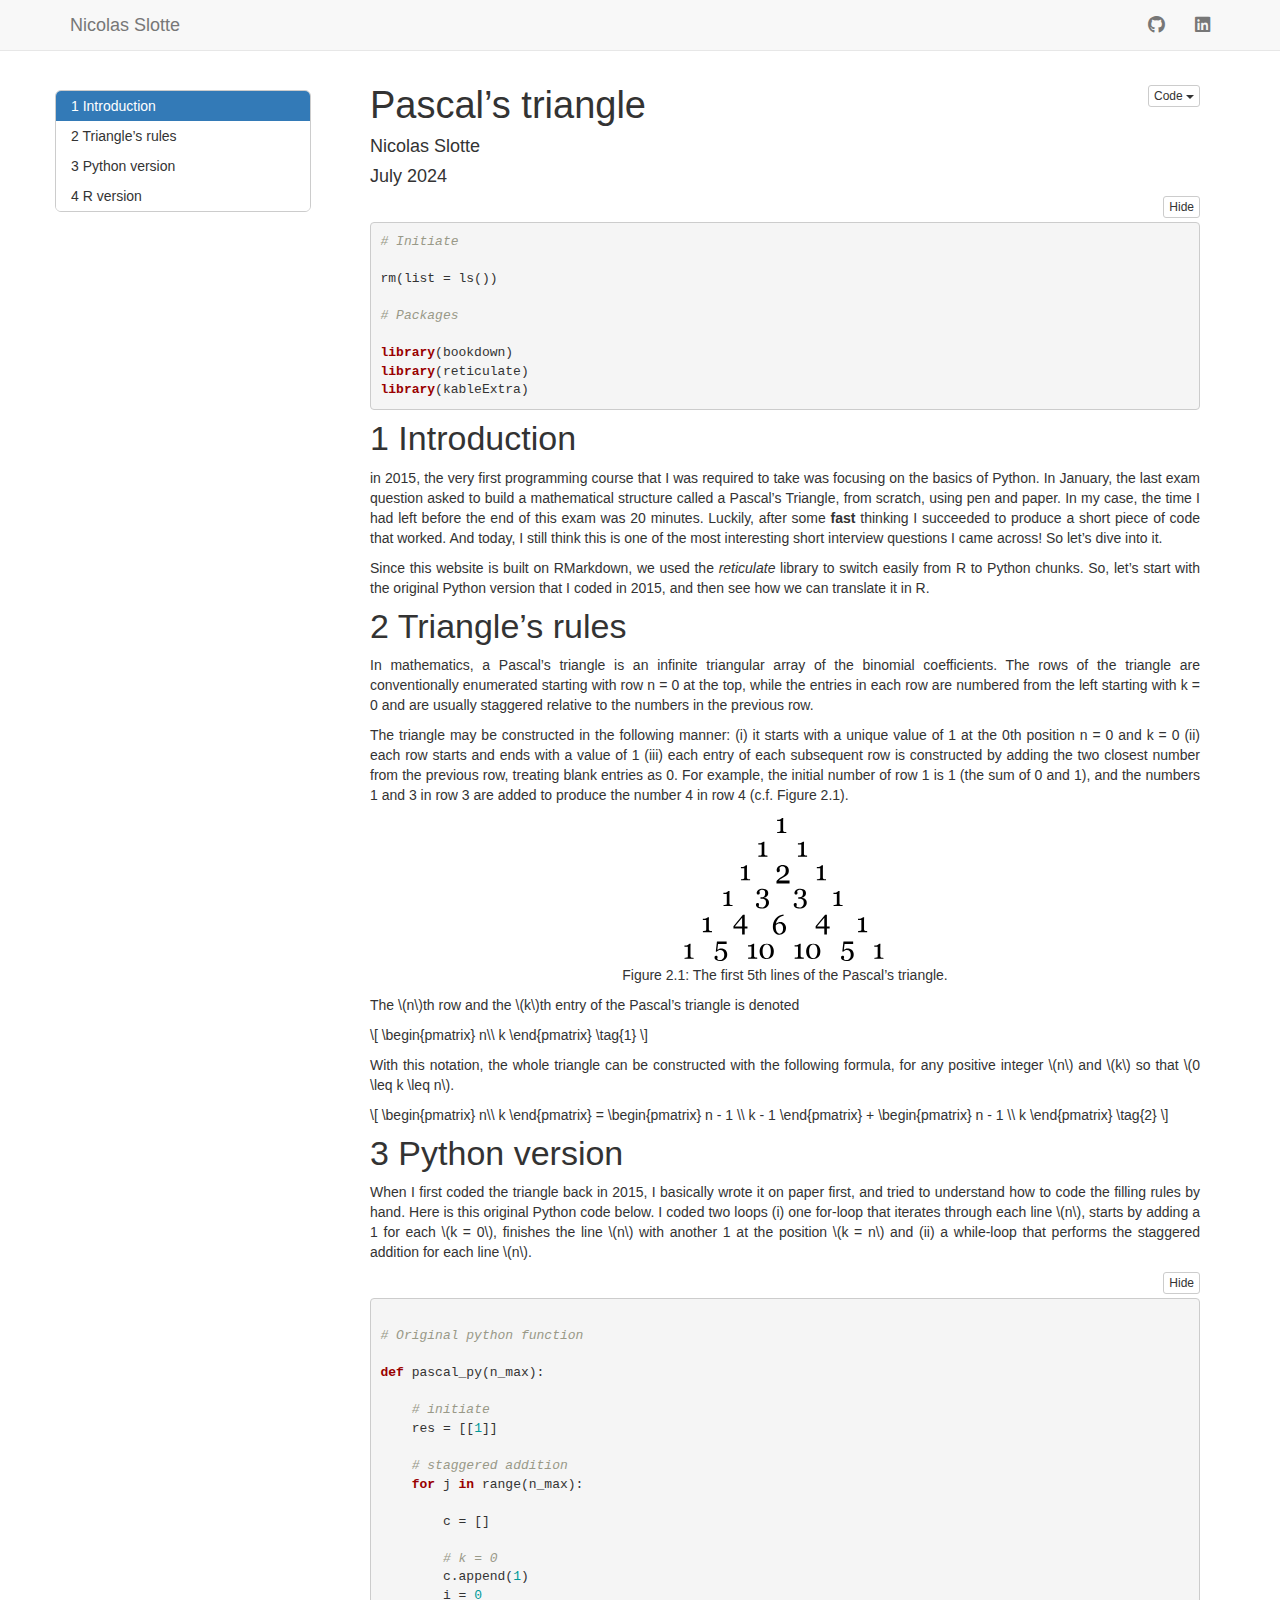
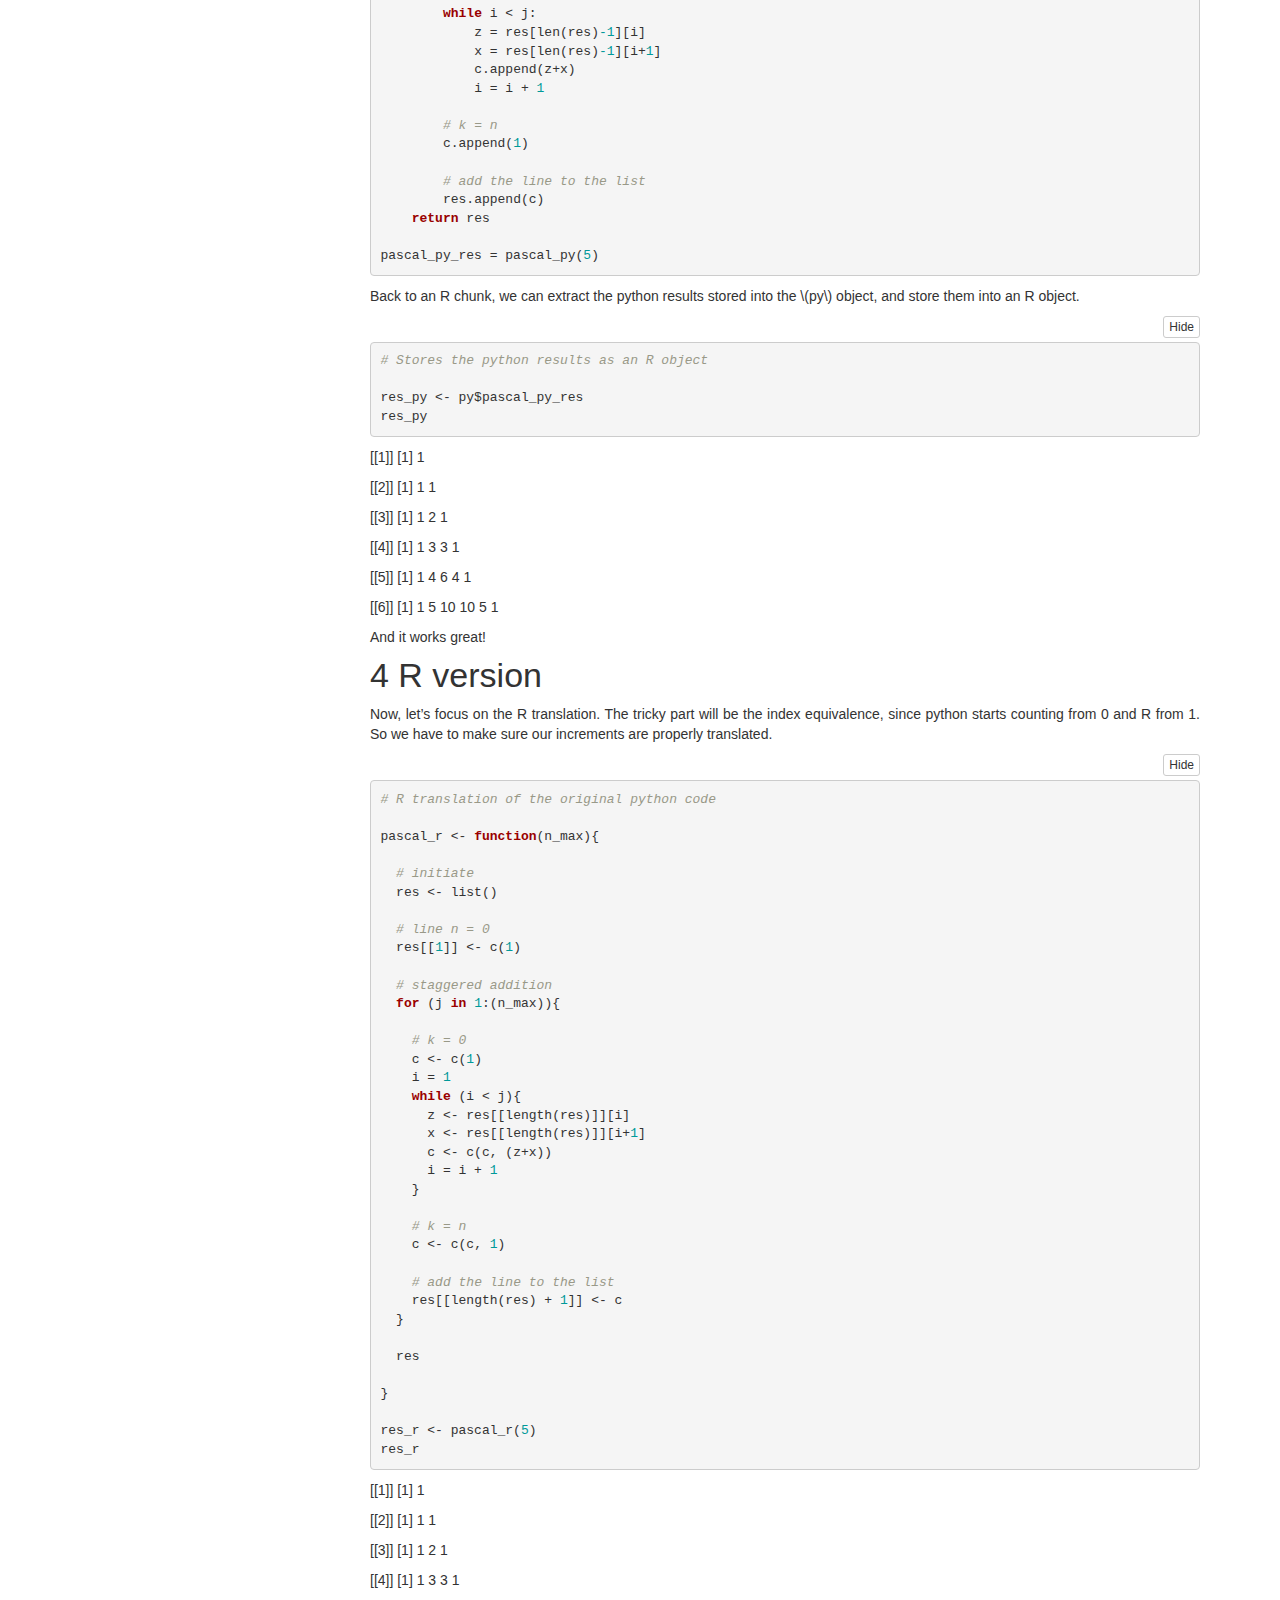
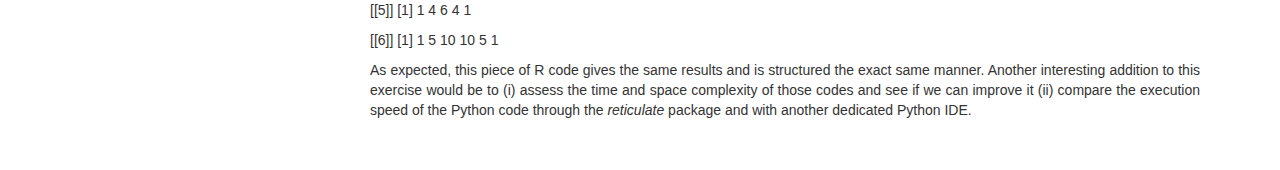
<file: triangle.html>
<!DOCTYPE html>

<html>

<head>

<meta charset="utf-8" />
<meta name="generator" content="pandoc" />
<meta http-equiv="X-UA-Compatible" content="IE=EDGE" />


<meta name="author" content="Nicolas Slotte" />


<title>Pascal’s triangle</title>

<script src="site_libs/jquery-3.6.0/jquery-3.6.0.min.js"></script>
<meta name="viewport" content="width=device-width, initial-scale=1" />
<link href="site_libs/bootstrap-3.3.5/css/bootstrap.min.css" rel="stylesheet" />
<script src="site_libs/bootstrap-3.3.5/js/bootstrap.min.js"></script>
<script src="site_libs/bootstrap-3.3.5/shim/html5shiv.min.js"></script>
<script src="site_libs/bootstrap-3.3.5/shim/respond.min.js"></script>
<style>h1 {font-size: 34px;}
       h1.title {font-size: 38px;}
       h2 {font-size: 30px;}
       h3 {font-size: 24px;}
       h4 {font-size: 18px;}
       h5 {font-size: 16px;}
       h6 {font-size: 12px;}
       code {color: inherit; background-color: rgba(0, 0, 0, 0.04);}
       pre:not([class]) { background-color: white }</style>
<script src="site_libs/jqueryui-1.13.2/jquery-ui.min.js"></script>
<link href="site_libs/tocify-1.9.1/jquery.tocify.css" rel="stylesheet" />
<script src="site_libs/tocify-1.9.1/jquery.tocify.js"></script>
<script src="site_libs/navigation-1.1/tabsets.js"></script>
<script src="site_libs/navigation-1.1/codefolding.js"></script>
<link href="site_libs/highlightjs-9.12.0/default.css" rel="stylesheet" />
<script src="site_libs/highlightjs-9.12.0/highlight.js"></script>
<link href="site_libs/font-awesome-6.4.2/css/all.min.css" rel="stylesheet" />
<link href="site_libs/font-awesome-6.4.2/css/v4-shims.min.css" rel="stylesheet" />

<style type="text/css">
  code{white-space: pre-wrap;}
  span.smallcaps{font-variant: small-caps;}
  span.underline{text-decoration: underline;}
  div.column{display: inline-block; vertical-align: top; width: 50%;}
  div.hanging-indent{margin-left: 1.5em; text-indent: -1.5em;}
  ul.task-list{list-style: none;}
    </style>

<style type="text/css">code{white-space: pre;}</style>
<script type="text/javascript">
if (window.hljs) {
  hljs.configure({languages: []});
  hljs.initHighlightingOnLoad();
  if (document.readyState && document.readyState === "complete") {
    window.setTimeout(function() { hljs.initHighlighting(); }, 0);
  }
}
</script>






<link rel="stylesheet" href="justify.css" type="text/css" />



<style type = "text/css">
.main-container {
  max-width: 940px;
  margin-left: auto;
  margin-right: auto;
}
img {
  max-width:100%;
}
.tabbed-pane {
  padding-top: 12px;
}
.html-widget {
  margin-bottom: 20px;
}
button.code-folding-btn:focus {
  outline: none;
}
summary {
  display: list-item;
}
details > summary > p:only-child {
  display: inline;
}
pre code {
  padding: 0;
}
</style>


<style type="text/css">
.dropdown-submenu {
  position: relative;
}
.dropdown-submenu>.dropdown-menu {
  top: 0;
  left: 100%;
  margin-top: -6px;
  margin-left: -1px;
  border-radius: 0 6px 6px 6px;
}
.dropdown-submenu:hover>.dropdown-menu {
  display: block;
}
.dropdown-submenu>a:after {
  display: block;
  content: " ";
  float: right;
  width: 0;
  height: 0;
  border-color: transparent;
  border-style: solid;
  border-width: 5px 0 5px 5px;
  border-left-color: #cccccc;
  margin-top: 5px;
  margin-right: -10px;
}
.dropdown-submenu:hover>a:after {
  border-left-color: #adb5bd;
}
.dropdown-submenu.pull-left {
  float: none;
}
.dropdown-submenu.pull-left>.dropdown-menu {
  left: -100%;
  margin-left: 10px;
  border-radius: 6px 0 6px 6px;
}
</style>

<script type="text/javascript">
// manage active state of menu based on current page
$(document).ready(function () {
  // active menu anchor
  href = window.location.pathname
  href = href.substr(href.lastIndexOf('/') + 1)
  if (href === "")
    href = "index.html";
  var menuAnchor = $('a[href="' + href + '"]');

  // mark the anchor link active (and if it's in a dropdown, also mark that active)
  var dropdown = menuAnchor.closest('li.dropdown');
  if (window.bootstrap) { // Bootstrap 4+
    menuAnchor.addClass('active');
    dropdown.find('> .dropdown-toggle').addClass('active');
  } else { // Bootstrap 3
    menuAnchor.parent().addClass('active');
    dropdown.addClass('active');
  }

  // Navbar adjustments
  var navHeight = $(".navbar").first().height() + 15;
  var style = document.createElement('style');
  var pt = "padding-top: " + navHeight + "px; ";
  var mt = "margin-top: -" + navHeight + "px; ";
  var css = "";
  // offset scroll position for anchor links (for fixed navbar)
  for (var i = 1; i <= 6; i++) {
    css += ".section h" + i + "{ " + pt + mt + "}\n";
  }
  style.innerHTML = "body {" + pt + "padding-bottom: 40px; }\n" + css;
  document.head.appendChild(style);
});
</script>

<!-- tabsets -->

<style type="text/css">
.tabset-dropdown > .nav-tabs {
  display: inline-table;
  max-height: 500px;
  min-height: 44px;
  overflow-y: auto;
  border: 1px solid #ddd;
  border-radius: 4px;
}

.tabset-dropdown > .nav-tabs > li.active:before, .tabset-dropdown > .nav-tabs.nav-tabs-open:before {
  content: "\e259";
  font-family: 'Glyphicons Halflings';
  display: inline-block;
  padding: 10px;
  border-right: 1px solid #ddd;
}

.tabset-dropdown > .nav-tabs.nav-tabs-open > li.active:before {
  content: "\e258";
  font-family: 'Glyphicons Halflings';
  border: none;
}

.tabset-dropdown > .nav-tabs > li.active {
  display: block;
}

.tabset-dropdown > .nav-tabs > li > a,
.tabset-dropdown > .nav-tabs > li > a:focus,
.tabset-dropdown > .nav-tabs > li > a:hover {
  border: none;
  display: inline-block;
  border-radius: 4px;
  background-color: transparent;
}

.tabset-dropdown > .nav-tabs.nav-tabs-open > li {
  display: block;
  float: none;
}

.tabset-dropdown > .nav-tabs > li {
  display: none;
}
</style>

<!-- code folding -->
<style type="text/css">
.code-folding-btn { margin-bottom: 4px; }
</style>



<style type="text/css">

#TOC {
  margin: 25px 0px 20px 0px;
}
@media (max-width: 768px) {
#TOC {
  position: relative;
  width: 100%;
}
}

@media print {
.toc-content {
  /* see https://github.com/w3c/csswg-drafts/issues/4434 */
  float: right;
}
}

.toc-content {
  padding-left: 30px;
  padding-right: 40px;
}

div.main-container {
  max-width: 1200px;
}

div.tocify {
  width: 20%;
  max-width: 260px;
  max-height: 85%;
}

@media (min-width: 768px) and (max-width: 991px) {
  div.tocify {
    width: 25%;
  }
}

@media (max-width: 767px) {
  div.tocify {
    width: 100%;
    max-width: none;
  }
}

.tocify ul, .tocify li {
  line-height: 20px;
}

.tocify-subheader .tocify-item {
  font-size: 0.90em;
}

.tocify .list-group-item {
  border-radius: 0px;
}


</style>



</head>

<body>


<div class="container-fluid main-container">


<!-- setup 3col/9col grid for toc_float and main content  -->
<div class="row">
<div class="col-xs-12 col-sm-4 col-md-3">
<div id="TOC" class="tocify">
</div>
</div>

<div class="toc-content col-xs-12 col-sm-8 col-md-9">




<div class="navbar navbar-default  navbar-fixed-top" role="navigation">
  <div class="container">
    <div class="navbar-header">
      <button type="button" class="navbar-toggle collapsed" data-toggle="collapse" data-bs-toggle="collapse" data-target="#navbar" data-bs-target="#navbar">
        <span class="icon-bar"></span>
        <span class="icon-bar"></span>
        <span class="icon-bar"></span>
      </button>
      <a class="navbar-brand" href="index.html">Nicolas Slotte</a>
    </div>
    <div id="navbar" class="navbar-collapse collapse">
      <ul class="nav navbar-nav">
        
      </ul>
      <ul class="nav navbar-nav navbar-right">
        <li>
  <a href="https://github.com/NicolasSlotte">
    <span class="fab fa-github fa-lg"></span>
     
  </a>
</li>
<li>
  <a href="https://www.linkedin.com/in/nicolas-slotte-2065551b8/">
    <span class="fab fa-linkedin fa-lg"></span>
     
  </a>
</li>
      </ul>
    </div><!--/.nav-collapse -->
  </div><!--/.container -->
</div><!--/.navbar -->

<div id="header">

<div class="btn-group pull-right float-right">
<button type="button" class="btn btn-default btn-xs btn-secondary btn-sm dropdown-toggle" data-toggle="dropdown" data-bs-toggle="dropdown" aria-haspopup="true" aria-expanded="false"><span>Code</span> <span class="caret"></span></button>
<ul class="dropdown-menu dropdown-menu-right" style="min-width: 50px;">
<li><a id="rmd-show-all-code" href="#">Show All Code</a></li>
<li><a id="rmd-hide-all-code" href="#">Hide All Code</a></li>
</ul>
</div>



<h1 class="title toc-ignore">Pascal’s triangle</h1>
<h4 class="author">Nicolas Slotte</h4>
<h4 class="date">July 2024</h4>

</div>


<pre class="r"><code># Initiate

rm(list = ls())

# Packages

library(bookdown)
library(reticulate)
library(kableExtra)</code></pre>
<div id="introduction" class="section level1" number="1">
<h1><span class="header-section-number">1</span> Introduction</h1>
<p>in 2015, the very first programming course that I was required to take was focusing on the basics of Python. In January, the last exam question asked to build a mathematical structure called a Pascal’s Triangle, from scratch, using pen and paper. In my case, the time I had left before the end of this exam was 20 minutes. Luckily, after some <strong>fast</strong> thinking I succeeded to produce a short piece of code that worked. And today, I still think this is one of the most interesting short interview questions I came across! So let’s dive into it.</p>
<p>Since this website is built on RMarkdown, we used the <em>reticulate</em> library to switch easily from R to Python chunks. So, let’s start with the original Python version that I coded in 2015, and then see how we can translate it in R.</p>
</div>
<div id="triangles-rules" class="section level1" number="2">
<h1><span class="header-section-number">2</span> Triangle’s rules</h1>
<p>In mathematics, a Pascal’s triangle is an infinite triangular array of the binomial coefficients. The rows of the triangle are conventionally enumerated starting with row n = 0 at the top, while the entries in each row are numbered from the left starting with k = 0 and are usually staggered relative to the numbers in the previous row.</p>
<p>The triangle may be constructed in the following manner: (i) it starts with a unique value of 1 at the 0th position n = 0 and k = 0 (ii) each row starts and ends with a value of 1 (iii) each entry of each subsequent row is constructed by adding the two closest number from the previous row, treating blank entries as 0. For example, the initial number of row 1 is 1 (the sum of 0 and 1), and the numbers 1 and 3 in row 3 are added to produce the number 4 in row 4 (c.f. Figure 2.1).</p>
<div class="figure" style="text-align: center"><span style="display:block;" id="fig:unnamed-chunk-1"></span>
<img src="img/triangle.svg" alt="The first 5th lines of the Pascal's triangle." width="25%" />
<p class="caption">
Figure 2.1: The first 5th lines of the Pascal’s triangle.
</p>
</div>
<p>The <span class="math inline">\(n\)</span>th row and the <span class="math inline">\(k\)</span>th entry of the Pascal’s triangle is denoted</p>
<p><span class="math display">\[
\begin{pmatrix} n\\ k \end{pmatrix} \tag{1}
\]</span></p>
<p>With this notation, the whole triangle can be constructed with the following formula, for any positive integer <span class="math inline">\(n\)</span> and <span class="math inline">\(k\)</span> so that <span class="math inline">\(0 \leq k \leq n\)</span>.</p>
<p><span class="math display">\[
\begin{pmatrix} n\\ k \end{pmatrix} = \begin{pmatrix} n - 1 \\ k - 1 \end{pmatrix} + \begin{pmatrix} n - 1 \\ k \end{pmatrix} \tag{2}
\]</span></p>
</div>
<div id="python-version" class="section level1" number="3">
<h1><span class="header-section-number">3</span> Python version</h1>
<p>When I first coded the triangle back in 2015, I basically wrote it on paper first, and tried to understand how to code the filling rules by hand. Here is this original Python code below. I coded two loops (i) one for-loop that iterates through each line <span class="math inline">\(n\)</span>, starts by adding a 1 for each <span class="math inline">\(k = 0\)</span>, finishes the line <span class="math inline">\(n\)</span> with another 1 at the position <span class="math inline">\(k = n\)</span> and (ii) a while-loop that performs the staggered addition for each line <span class="math inline">\(n\)</span>.</p>
<pre class="python"><code>
# Original python function

def pascal_py(n_max):
  
    # initiate
    res = [[1]]
    
    # staggered addition
    for j in range(n_max):
      
        c = []
        
        # k = 0
        c.append(1)
        i = 0
        while i &lt; j:
            z = res[len(res)-1][i]
            x = res[len(res)-1][i+1]
            c.append(z+x)
            i = i + 1
            
        # k = n    
        c.append(1)
        
        # add the line to the list
        res.append(c)
    return res

pascal_py_res = pascal_py(5)</code></pre>
<p>Back to an R chunk, we can extract the python results stored into the <span class="math inline">\(py\)</span> object, and store them into an R object.</p>
<pre class="r"><code># Stores the python results as an R object

res_py &lt;- py$pascal_py_res
res_py</code></pre>
<p>[[1]]
[1] 1</p>
<p>[[2]]
[1] 1 1</p>
<p>[[3]]
[1] 1 2 1</p>
<p>[[4]]
[1] 1 3 3 1</p>
<p>[[5]]
[1] 1 4 6 4 1</p>
<p>[[6]]
[1] 1 5 10 10 5 1</p>
<p>And it works great!</p>
</div>
<div id="r-version" class="section level1" number="4">
<h1><span class="header-section-number">4</span> R version</h1>
<p>Now, let’s focus on the R translation. The tricky part will be the index equivalence, since python starts counting from 0 and R from 1. So we have to make sure our increments are properly translated.</p>
<pre class="r"><code># R translation of the original python code

pascal_r &lt;- function(n_max){

  # initiate
  res &lt;- list()
  
  # line n = 0
  res[[1]] &lt;- c(1)
  
  # staggered addition
  for (j in 1:(n_max)){
    
    # k = 0
    c &lt;- c(1)
    i = 1
    while (i &lt; j){
      z &lt;- res[[length(res)]][i]
      x &lt;- res[[length(res)]][i+1]
      c &lt;- c(c, (z+x))
      i = i + 1
    }
    
    # k = n
    c &lt;- c(c, 1)
    
    # add the line to the list
    res[[length(res) + 1]] &lt;- c
  }
  
  res
  
}

res_r &lt;- pascal_r(5)
res_r</code></pre>
<p>[[1]]
[1] 1</p>
<p>[[2]]
[1] 1 1</p>
<p>[[3]]
[1] 1 2 1</p>
<p>[[4]]
[1] 1 3 3 1</p>
<p>[[5]]
[1] 1 4 6 4 1</p>
<p>[[6]]
[1] 1 5 10 10 5 1</p>
<p>As expected, this piece of R code gives the same results and is structured the exact same manner. Another interesting addition to this exercise would be to (i) assess the time and space complexity of those codes and see if we can improve it (ii) compare the execution speed of the Python code through the <em>reticulate</em> package and with another dedicated Python IDE.</p>
</div>



</div>
</div>

</div>

<script>

// add bootstrap table styles to pandoc tables
function bootstrapStylePandocTables() {
  $('tr.odd').parent('tbody').parent('table').addClass('table table-condensed');
}
$(document).ready(function () {
  bootstrapStylePandocTables();
});


</script>

<!-- tabsets -->

<script>
$(document).ready(function () {
  window.buildTabsets("TOC");
});

$(document).ready(function () {
  $('.tabset-dropdown > .nav-tabs > li').click(function () {
    $(this).parent().toggleClass('nav-tabs-open');
  });
});
</script>

<!-- code folding -->
<script>
$(document).ready(function () {
  window.initializeCodeFolding("show" === "show");
});
</script>

<script>
$(document).ready(function ()  {

    // temporarily add toc-ignore selector to headers for the consistency with Pandoc
    $('.unlisted.unnumbered').addClass('toc-ignore')

    // move toc-ignore selectors from section div to header
    $('div.section.toc-ignore')
        .removeClass('toc-ignore')
        .children('h1,h2,h3,h4,h5').addClass('toc-ignore');

    // establish options
    var options = {
      selectors: "h1,h2",
      theme: "bootstrap3",
      context: '.toc-content',
      hashGenerator: function (text) {
        return text.replace(/[.\\/?&!#<>]/g, '').replace(/\s/g, '_');
      },
      ignoreSelector: ".toc-ignore",
      scrollTo: 0
    };
    options.showAndHide = true;
    options.smoothScroll = true;

    // tocify
    var toc = $("#TOC").tocify(options).data("toc-tocify");
});
</script>

<!-- dynamically load mathjax for compatibility with self-contained -->
<script>
  (function () {
    var script = document.createElement("script");
    script.type = "text/javascript";
    script.src  = "https://mathjax.rstudio.com/latest/MathJax.js?config=TeX-AMS-MML_HTMLorMML";
    document.getElementsByTagName("head")[0].appendChild(script);
  })();
</script>

</body>
</html>
</file>
<file: site_libs/highlightjs-9.12.0/default.css>
.hljs-literal {
  color: #990073;
}

.hljs-number {
  color: #099;
}

.hljs-comment {
  color: #998;
  font-style: italic;
}

.hljs-keyword {
  color: #900;
  font-weight: bold;
}

.hljs-string {
  color: #d14;
}
</file>
<file: justify.css>
body {
text-align: justify;
}
</file>
<file: site_libs/lightable-0.0.1/lightable.css>
/*!
 * lightable v0.0.1
 * Copyright 2020 Hao Zhu
 * Licensed under MIT (https://github.com/haozhu233/kableExtra/blob/master/LICENSE)
 */

.lightable-minimal {
  border-collapse: separate;
  border-spacing: 16px 1px;
  width: 100%;
  margin-bottom: 10px;
}

.lightable-minimal td {
  margin-left: 5px;
  margin-right: 5px;
}

.lightable-minimal th {
  margin-left: 5px;
  margin-right: 5px;
}

.lightable-minimal thead tr:last-child th {
  border-bottom: 2px solid #00000050;
  empty-cells: hide;

}

.lightable-minimal tbody tr:first-child td {
  padding-top: 0.5em;
}

.lightable-minimal.lightable-hover tbody tr:hover {
  background-color: #f5f5f5;
}

.lightable-minimal.lightable-striped tbody tr:nth-child(even) {
  background-color: #f5f5f5;
}

.lightable-classic {
  border-top: 0.16em solid #111111;
  border-bottom: 0.16em solid #111111;
  width: 100%;
  margin-bottom: 10px;
  margin: 10px 5px;
}

.lightable-classic tfoot tr td {
  border: 0;
}

.lightable-classic tfoot tr:first-child td {
  border-top: 0.14em solid #111111;
}

.lightable-classic caption {
  color: #222222;
}

.lightable-classic td {
  padding-left: 5px;
  padding-right: 5px;
  color: #222222;
}

.lightable-classic th {
  padding-left: 5px;
  padding-right: 5px;
  font-weight: normal;
  color: #222222;
}

.lightable-classic thead tr:last-child th {
  border-bottom: 0.10em solid #111111;
}

.lightable-classic.lightable-hover tbody tr:hover {
  background-color: #F9EEC1;
}

.lightable-classic.lightable-striped tbody tr:nth-child(even) {
  background-color: #f5f5f5;
}

.lightable-classic-2 {
  border-top: 3px double #111111;
  border-bottom: 3px double #111111;
  width: 100%;
  margin-bottom: 10px;
}

.lightable-classic-2 tfoot tr td {
  border: 0;
}

.lightable-classic-2 tfoot tr:first-child td {
  border-top: 3px double #111111;
}

.lightable-classic-2 caption {
  color: #222222;
}

.lightable-classic-2 td {
  padding-left: 5px;
  padding-right: 5px;
  color: #222222;
}

.lightable-classic-2 th {
  padding-left: 5px;
  padding-right: 5px;
  font-weight: normal;
  color: #222222;
}

.lightable-classic-2 tbody tr:last-child td {
  border-bottom: 3px double #111111;
}

.lightable-classic-2 thead tr:last-child th {
  border-bottom: 1px solid #111111;
}

.lightable-classic-2.lightable-hover tbody tr:hover {
  background-color: #F9EEC1;
}

.lightable-classic-2.lightable-striped tbody tr:nth-child(even) {
  background-color: #f5f5f5;
}

.lightable-material {
  min-width: 100%;
  white-space: nowrap;
  table-layout: fixed;
  font-family: Roboto, sans-serif;
  border: 1px solid #EEE;
  border-collapse: collapse;
  margin-bottom: 10px;
}

.lightable-material tfoot tr td {
  border: 0;
}

.lightable-material tfoot tr:first-child td {
  border-top: 1px solid #EEE;
}

.lightable-material th {
  height: 56px;
  padding-left: 16px;
  padding-right: 16px;
}

.lightable-material td {
  height: 52px;
  padding-left: 16px;
  padding-right: 16px;
  border-top: 1px solid #eeeeee;
}

.lightable-material.lightable-hover tbody tr:hover {
  background-color: #f5f5f5;
}

.lightable-material.lightable-striped tbody tr:nth-child(even) {
  background-color: #f5f5f5;
}

.lightable-material.lightable-striped tbody td {
  border: 0;
}

.lightable-material.lightable-striped thead tr:last-child th {
  border-bottom: 1px solid #ddd;
}

.lightable-material-dark {
  min-width: 100%;
  white-space: nowrap;
  table-layout: fixed;
  font-family: Roboto, sans-serif;
  border: 1px solid #FFFFFF12;
  border-collapse: collapse;
  margin-bottom: 10px;
  background-color: #363640;
}

.lightable-material-dark tfoot tr td {
  border: 0;
}

.lightable-material-dark tfoot tr:first-child td {
  border-top: 1px solid #FFFFFF12;
}

.lightable-material-dark th {
  height: 56px;
  padding-left: 16px;
  padding-right: 16px;
  color: #FFFFFF60;
}

.lightable-material-dark td {
  height: 52px;
  padding-left: 16px;
  padding-right: 16px;
  color: #FFFFFF;
  border-top: 1px solid #FFFFFF12;
}

.lightable-material-dark.lightable-hover tbody tr:hover {
  background-color: #FFFFFF12;
}

.lightable-material-dark.lightable-striped tbody tr:nth-child(even) {
  background-color: #FFFFFF12;
}

.lightable-material-dark.lightable-striped tbody td {
  border: 0;
}

.lightable-material-dark.lightable-striped thead tr:last-child th {
  border-bottom: 1px solid #FFFFFF12;
}

.lightable-paper {
  width: 100%;
  margin-bottom: 10px;
  color: #444;
}

.lightable-paper tfoot tr td {
  border: 0;
}

.lightable-paper tfoot tr:first-child td {
  border-top: 1px solid #00000020;
}

.lightable-paper thead tr:last-child th {
  color: #666;
  vertical-align: bottom;
  border-bottom: 1px solid #00000020;
  line-height: 1.15em;
  padding: 10px 5px;
}

.lightable-paper td {
  vertical-align: middle;
  border-bottom: 1px solid #00000010;
  line-height: 1.15em;
  padding: 7px 5px;
}

.lightable-paper.lightable-hover tbody tr:hover {
  background-color: #F9EEC1;
}

.lightable-paper.lightable-striped tbody tr:nth-child(even) {
  background-color: #00000008;
}

.lightable-paper.lightable-striped tbody td {
  border: 0;
}
</file>
<file: site_libs/font-awesome-6.4.2/css/v4-shims.min.css>
/*!
 * Font Awesome Free 6.4.2 by @fontawesome - https://fontawesome.com
 * License - https://fontawesome.com/license/free (Icons: CC BY 4.0, Fonts: SIL OFL 1.1, Code: MIT License)
 * Copyright 2023 Fonticons, Inc.
 */
.fa.fa-glass:before{content:"\f000"}.fa.fa-envelope-o{font-family:"Font Awesome 6 Free";font-weight:400}.fa.fa-envelope-o:before{content:"\f0e0"}.fa.fa-star-o{font-family:"Font Awesome 6 Free";font-weight:400}.fa.fa-star-o:before{content:"\f005"}.fa.fa-close:before,.fa.fa-remove:before{content:"\f00d"}.fa.fa-gear:before{content:"\f013"}.fa.fa-trash-o{font-family:"Font Awesome 6 Free";font-weight:400}.fa.fa-trash-o:before{content:"\f2ed"}.fa.fa-home:before{content:"\f015"}.fa.fa-file-o{font-family:"Font Awesome 6 Free";font-weight:400}.fa.fa-file-o:before{content:"\f15b"}.fa.fa-clock-o{font-family:"Font Awesome 6 Free";font-weight:400}.fa.fa-clock-o:before{content:"\f017"}.fa.fa-arrow-circle-o-down{font-family:"Font Awesome 6 Free";font-weight:400}.fa.fa-arrow-circle-o-down:before{content:"\f358"}.fa.fa-arrow-circle-o-up{font-family:"Font Awesome 6 Free";font-weight:400}.fa.fa-arrow-circle-o-up:before{content:"\f35b"}.fa.fa-play-circle-o{font-family:"Font Awesome 6 Free";font-weight:400}.fa.fa-play-circle-o:before{content:"\f144"}.fa.fa-repeat:before,.fa.fa-rotate-right:before{content:"\f01e"}.fa.fa-refresh:before{content:"\f021"}.fa.fa-list-alt{font-family:"Font Awesome 6 Free";font-weight:400}.fa.fa-list-alt:before{content:"\f022"}.fa.fa-dedent:before{content:"\f03b"}.fa.fa-video-camera:before{content:"\f03d"}.fa.fa-picture-o{font-family:"Font Awesome 6 Free";font-weight:400}.fa.fa-picture-o:before{content:"\f03e"}.fa.fa-photo{font-family:"Font Awesome 6 Free";font-weight:400}.fa.fa-photo:before{content:"\f03e"}.fa.fa-image{font-family:"Font Awesome 6 Free";font-weight:400}.fa.fa-image:before{content:"\f03e"}.fa.fa-map-marker:before{content:"\f3c5"}.fa.fa-pencil-square-o{font-family:"Font Awesome 6 Free";font-weight:400}.fa.fa-pencil-square-o:before{content:"\f044"}.fa.fa-edit{font-family:"Font Awesome 6 Free";font-weight:400}.fa.fa-edit:before{content:"\f044"}.fa.fa-share-square-o:before{content:"\f14d"}.fa.fa-check-square-o{font-family:"Font Awesome 6 Free";font-weight:400}.fa.fa-check-square-o:before{content:"\f14a"}.fa.fa-arrows:before{content:"\f0b2"}.fa.fa-times-circle-o{font-family:"Font Awesome 6 Free";font-weight:400}.fa.fa-times-circle-o:before{content:"\f057"}.fa.fa-check-circle-o{font-family:"Font Awesome 6 Free";font-weight:400}.fa.fa-check-circle-o:before{content:"\f058"}.fa.fa-mail-forward:before{content:"\f064"}.fa.fa-expand:before{content:"\f424"}.fa.fa-compress:before{content:"\f422"}.fa.fa-eye,.fa.fa-eye-slash{font-family:"Font Awesome 6 Free";font-weight:400}.fa.fa-warning:before{content:"\f071"}.fa.fa-calendar:before{content:"\f073"}.fa.fa-arrows-v:before{content:"\f338"}.fa.fa-arrows-h:before{content:"\f337"}.fa.fa-bar-chart-o:before,.fa.fa-bar-chart:before{content:"\e0e3"}.fa.fa-twitter-square{font-family:"Font Awesome 6 Brands";font-weight:400}.fa.fa-twitter-square:before{content:"\f081"}.fa.fa-facebook-square{font-family:"Font Awesome 6 Brands";font-weight:400}.fa.fa-facebook-square:before{content:"\f082"}.fa.fa-gears:before{content:"\f085"}.fa.fa-thumbs-o-up{font-family:"Font Awesome 6 Free";font-weight:400}.fa.fa-thumbs-o-up:before{content:"\f164"}.fa.fa-thumbs-o-down{font-family:"Font Awesome 6 Free";font-weight:400}.fa.fa-thumbs-o-down:before{content:"\f165"}.fa.fa-heart-o{font-family:"Font Awesome 6 Free";font-weight:400}.fa.fa-heart-o:before{content:"\f004"}.fa.fa-sign-out:before{content:"\f2f5"}.fa.fa-linkedin-square{font-family:"Font Awesome 6 Brands";font-weight:400}.fa.fa-linkedin-square:before{content:"\f08c"}.fa.fa-thumb-tack:before{content:"\f08d"}.fa.fa-external-link:before{content:"\f35d"}.fa.fa-sign-in:before{content:"\f2f6"}.fa.fa-github-square{font-family:"Font Awesome 6 Brands";font-weight:400}.fa.fa-github-square:before{content:"\f092"}.fa.fa-lemon-o{font-family:"Font Awesome 6 Free";font-weight:400}.fa.fa-lemon-o:before{content:"\f094"}.fa.fa-square-o{font-family:"Font Awesome 6 Free";font-weight:400}.fa.fa-square-o:before{content:"\f0c8"}.fa.fa-bookmark-o{font-family:"Font Awesome 6 Free";font-weight:400}.fa.fa-bookmark-o:before{content:"\f02e"}.fa.fa-facebook,.fa.fa-twitter{font-family:"Font Awesome 6 Brands";font-weight:400}.fa.fa-facebook:before{content:"\f39e"}.fa.fa-facebook-f{font-family:"Font Awesome 6 Brands";font-weight:400}.fa.fa-facebook-f:before{content:"\f39e"}.fa.fa-github{font-family:"Font Awesome 6 Brands";font-weight:400}.fa.fa-credit-card{font-family:"Font Awesome 6 Free";font-weight:400}.fa.fa-feed:before{content:"\f09e"}.fa.fa-hdd-o{font-family:"Font Awesome 6 Free";font-weight:400}.fa.fa-hdd-o:before{content:"\f0a0"}.fa.fa-hand-o-right{font-family:"Font Awesome 6 Free";font-weight:400}.fa.fa-hand-o-right:before{content:"\f0a4"}.fa.fa-hand-o-left{font-family:"Font Awesome 6 Free";font-weight:400}.fa.fa-hand-o-left:before{content:"\f0a5"}.fa.fa-hand-o-up{font-family:"Font Awesome 6 Free";font-weight:400}.fa.fa-hand-o-up:before{content:"\f0a6"}.fa.fa-hand-o-down{font-family:"Font Awesome 6 Free";font-weight:400}.fa.fa-hand-o-down:before{content:"\f0a7"}.fa.fa-globe:before{content:"\f57d"}.fa.fa-tasks:before{content:"\f828"}.fa.fa-arrows-alt:before{content:"\f31e"}.fa.fa-group:before{content:"\f0c0"}.fa.fa-chain:before{content:"\f0c1"}.fa.fa-cut:before{content:"\f0c4"}.fa.fa-files-o{font-family:"Font Awesome 6 Free";font-weight:400}.fa.fa-files-o:before{content:"\f0c5"}.fa.fa-floppy-o{font-family:"Font Awesome 6 Free";font-weight:400}.fa.fa-floppy-o:before{content:"\f0c7"}.fa.fa-save{font-family:"Font Awesome 6 Free";font-weight:400}.fa.fa-save:before{content:"\f0c7"}.fa.fa-navicon:before,.fa.fa-reorder:before{content:"\f0c9"}.fa.fa-magic:before{content:"\e2ca"}.fa.fa-pinterest,.fa.fa-pinterest-square{font-family:"Font Awesome 6 Brands";font-weight:400}.fa.fa-pinterest-square:before{content:"\f0d3"}.fa.fa-google-plus-square{font-family:"Font Awesome 6 Brands";font-weight:400}.fa.fa-google-plus-square:before{content:"\f0d4"}.fa.fa-google-plus{font-family:"Font Awesome 6 Brands";font-weight:400}.fa.fa-google-plus:before{content:"\f0d5"}.fa.fa-money:before{content:"\f3d1"}.fa.fa-unsorted:before{content:"\f0dc"}.fa.fa-sort-desc:before{content:"\f0dd"}.fa.fa-sort-asc:before{content:"\f0de"}.fa.fa-linkedin{font-family:"Font Awesome 6 Brands";font-weight:400}.fa.fa-linkedin:before{content:"\f0e1"}.fa.fa-rotate-left:before{content:"\f0e2"}.fa.fa-legal:before{content:"\f0e3"}.fa.fa-dashboard:before,.fa.fa-tachometer:before{content:"\f625"}.fa.fa-comment-o{font-family:"Font Awesome 6 Free";font-weight:400}.fa.fa-comment-o:before{content:"\f075"}.fa.fa-comments-o{font-family:"Font Awesome 6 Free";font-weight:400}.fa.fa-comments-o:before{content:"\f086"}.fa.fa-flash:before{content:"\f0e7"}.fa.fa-clipboard:before{content:"\f0ea"}.fa.fa-lightbulb-o{font-family:"Font Awesome 6 Free";font-weight:400}.fa.fa-lightbulb-o:before{content:"\f0eb"}.fa.fa-exchange:before{content:"\f362"}.fa.fa-cloud-download:before{content:"\f0ed"}.fa.fa-cloud-upload:before{content:"\f0ee"}.fa.fa-bell-o{font-family:"Font Awesome 6 Free";font-weight:400}.fa.fa-bell-o:before{content:"\f0f3"}.fa.fa-cutlery:before{content:"\f2e7"}.fa.fa-file-text-o{font-family:"Font Awesome 6 Free";font-weight:400}.fa.fa-file-text-o:before{content:"\f15c"}.fa.fa-building-o{font-family:"Font Awesome 6 Free";font-weight:400}.fa.fa-building-o:before{content:"\f1ad"}.fa.fa-hospital-o{font-family:"Font Awesome 6 Free";font-weight:400}.fa.fa-hospital-o:before{content:"\f0f8"}.fa.fa-tablet:before{content:"\f3fa"}.fa.fa-mobile-phone:before,.fa.fa-mobile:before{content:"\f3cd"}.fa.fa-circle-o{font-family:"Font Awesome 6 Free";font-weight:400}.fa.fa-circle-o:before{content:"\f111"}.fa.fa-mail-reply:before{content:"\f3e5"}.fa.fa-github-alt{font-family:"Font Awesome 6 Brands";font-weight:400}.fa.fa-folder-o{font-family:"Font Awesome 6 Free";font-weight:400}.fa.fa-folder-o:before{content:"\f07b"}.fa.fa-folder-open-o{font-family:"Font Awesome 6 Free";font-weight:400}.fa.fa-folder-open-o:before{content:"\f07c"}.fa.fa-smile-o{font-family:"Font Awesome 6 Free";font-weight:400}.fa.fa-smile-o:before{content:"\f118"}.fa.fa-frown-o{font-family:"Font Awesome 6 Free";font-weight:400}.fa.fa-frown-o:before{content:"\f119"}.fa.fa-meh-o{font-family:"Font Awesome 6 Free";font-weight:400}.fa.fa-meh-o:before{content:"\f11a"}.fa.fa-keyboard-o{font-family:"Font Awesome 6 Free";font-weight:400}.fa.fa-keyboard-o:before{content:"\f11c"}.fa.fa-flag-o{font-family:"Font Awesome 6 Free";font-weight:400}.fa.fa-flag-o:before{content:"\f024"}.fa.fa-mail-reply-all:before{content:"\f122"}.fa.fa-star-half-o{font-family:"Font Awesome 6 Free";font-weight:400}.fa.fa-star-half-o:before{content:"\f5c0"}.fa.fa-star-half-empty{font-family:"Font Awesome 6 Free";font-weight:400}.fa.fa-star-half-empty:before{content:"\f5c0"}.fa.fa-star-half-full{font-family:"Font Awesome 6 Free";font-weight:400}.fa.fa-star-half-full:before{content:"\f5c0"}.fa.fa-code-fork:before{content:"\f126"}.fa.fa-chain-broken:before,.fa.fa-unlink:before{content:"\f127"}.fa.fa-calendar-o{font-family:"Font Awesome 6 Free";font-weight:400}.fa.fa-calendar-o:before{content:"\f133"}.fa.fa-css3,.fa.fa-html5,.fa.fa-maxcdn{font-family:"Font Awesome 6 Brands";font-weight:400}.fa.fa-unlock-alt:before{content:"\f09c"}.fa.fa-minus-square-o{font-family:"Font Awesome 6 Free";font-weight:400}.fa.fa-minus-square-o:before{content:"\f146"}.fa.fa-level-up:before{content:"\f3bf"}.fa.fa-level-down:before{content:"\f3be"}.fa.fa-pencil-square:before{content:"\f14b"}.fa.fa-external-link-square:before{content:"\f360"}.fa.fa-compass{font-family:"Font Awesome 6 Free";font-weight:400}.fa.fa-caret-square-o-down{font-family:"Font Awesome 6 Free";font-weight:400}.fa.fa-caret-square-o-down:before{content:"\f150"}.fa.fa-toggle-down{font-family:"Font Awesome 6 Free";font-weight:400}.fa.fa-toggle-down:before{content:"\f150"}.fa.fa-caret-square-o-up{font-family:"Font Awesome 6 Free";font-weight:400}.fa.fa-caret-square-o-up:before{content:"\f151"}.fa.fa-toggle-up{font-family:"Font Awesome 6 Free";font-weight:400}.fa.fa-toggle-up:before{content:"\f151"}.fa.fa-caret-square-o-right{font-family:"Font Awesome 6 Free";font-weight:400}.fa.fa-caret-square-o-right:before{content:"\f152"}.fa.fa-toggle-right{font-family:"Font Awesome 6 Free";font-weight:400}.fa.fa-toggle-right:before{content:"\f152"}.fa.fa-eur:before,.fa.fa-euro:before{content:"\f153"}.fa.fa-gbp:before{content:"\f154"}.fa.fa-dollar:before,.fa.fa-usd:before{content:"\24"}.fa.fa-inr:before,.fa.fa-rupee:before{content:"\e1bc"}.fa.fa-cny:before,.fa.fa-jpy:before,.fa.fa-rmb:before,.fa.fa-yen:before{content:"\f157"}.fa.fa-rouble:before,.fa.fa-rub:before,.fa.fa-ruble:before{content:"\f158"}.fa.fa-krw:before,.fa.fa-won:before{content:"\f159"}.fa.fa-bitcoin,.fa.fa-btc{font-family:"Font Awesome 6 Brands";font-weight:400}.fa.fa-bitcoin:before{content:"\f15a"}.fa.fa-file-text:before{content:"\f15c"}.fa.fa-sort-alpha-asc:before{content:"\f15d"}.fa.fa-sort-alpha-desc:before{content:"\f881"}.fa.fa-sort-amount-asc:before{content:"\f884"}.fa.fa-sort-amount-desc:before{content:"\f160"}.fa.fa-sort-numeric-asc:before{content:"\f162"}.fa.fa-sort-numeric-desc:before{content:"\f886"}.fa.fa-youtube-square{font-family:"Font Awesome 6 Brands";font-weight:400}.fa.fa-youtube-square:before{content:"\f431"}.fa.fa-xing,.fa.fa-xing-square,.fa.fa-youtube{font-family:"Font Awesome 6 Brands";font-weight:400}.fa.fa-xing-square:before{content:"\f169"}.fa.fa-youtube-play{font-family:"Font Awesome 6 Brands";font-weight:400}.fa.fa-youtube-play:before{content:"\f167"}.fa.fa-adn,.fa.fa-bitbucket,.fa.fa-bitbucket-square,.fa.fa-dropbox,.fa.fa-flickr,.fa.fa-instagram,.fa.fa-stack-overflow{font-family:"Font Awesome 6 Brands";font-weight:400}.fa.fa-bitbucket-square:before{content:"\f171"}.fa.fa-tumblr,.fa.fa-tumblr-square{font-family:"Font Awesome 6 Brands";font-weight:400}.fa.fa-tumblr-square:before{content:"\f174"}.fa.fa-long-arrow-down:before{content:"\f309"}.fa.fa-long-arrow-up:before{content:"\f30c"}.fa.fa-long-arrow-left:before{content:"\f30a"}.fa.fa-long-arrow-right:before{content:"\f30b"}.fa.fa-android,.fa.fa-apple,.fa.fa-dribbble,.fa.fa-foursquare,.fa.fa-gittip,.fa.fa-gratipay,.fa.fa-linux,.fa.fa-skype,.fa.fa-trello,.fa.fa-windows{font-family:"Font Awesome 6 Brands";font-weight:400}.fa.fa-gittip:before{content:"\f184"}.fa.fa-sun-o{font-family:"Font Awesome 6 Free";font-weight:400}.fa.fa-sun-o:before{content:"\f185"}.fa.fa-moon-o{font-family:"Font Awesome 6 Free";font-weight:400}.fa.fa-moon-o:before{content:"\f186"}.fa.fa-pagelines,.fa.fa-renren,.fa.fa-stack-exchange,.fa.fa-vk,.fa.fa-weibo{font-family:"Font Awesome 6 Brands";font-weight:400}.fa.fa-arrow-circle-o-right{font-family:"Font Awesome 6 Free";font-weight:400}.fa.fa-arrow-circle-o-right:before{content:"\f35a"}.fa.fa-arrow-circle-o-left{font-family:"Font Awesome 6 Free";font-weight:400}.fa.fa-arrow-circle-o-left:before{content:"\f359"}.fa.fa-caret-square-o-left{font-family:"Font Awesome 6 Free";font-weight:400}.fa.fa-caret-square-o-left:before{content:"\f191"}.fa.fa-toggle-left{font-family:"Font Awesome 6 Free";font-weight:400}.fa.fa-toggle-left:before{content:"\f191"}.fa.fa-dot-circle-o{font-family:"Font Awesome 6 Free";font-weight:400}.fa.fa-dot-circle-o:before{content:"\f192"}.fa.fa-vimeo-square{font-family:"Font Awesome 6 Brands";font-weight:400}.fa.fa-vimeo-square:before{content:"\f194"}.fa.fa-try:before,.fa.fa-turkish-lira:before{content:"\e2bb"}.fa.fa-plus-square-o{font-family:"Font Awesome 6 Free";font-weight:400}.fa.fa-plus-square-o:before{content:"\f0fe"}.fa.fa-openid,.fa.fa-slack,.fa.fa-wordpress{font-family:"Font Awesome 6 Brands";font-weight:400}.fa.fa-bank:before,.fa.fa-institution:before{content:"\f19c"}.fa.fa-mortar-board:before{content:"\f19d"}.fa.fa-google,.fa.fa-reddit,.fa.fa-reddit-square,.fa.fa-yahoo{font-family:"Font Awesome 6 Brands";font-weight:400}.fa.fa-reddit-square:before{content:"\f1a2"}.fa.fa-behance,.fa.fa-behance-square,.fa.fa-delicious,.fa.fa-digg,.fa.fa-drupal,.fa.fa-joomla,.fa.fa-pied-piper-alt,.fa.fa-pied-piper-pp,.fa.fa-stumbleupon,.fa.fa-stumbleupon-circle{font-family:"Font Awesome 6 Brands";font-weight:400}.fa.fa-behance-square:before{content:"\f1b5"}.fa.fa-steam,.fa.fa-steam-square{font-family:"Font Awesome 6 Brands";font-weight:400}.fa.fa-steam-square:before{content:"\f1b7"}.fa.fa-automobile:before{content:"\f1b9"}.fa.fa-cab:before{content:"\f1ba"}.fa.fa-deviantart,.fa.fa-soundcloud,.fa.fa-spotify{font-family:"Font Awesome 6 Brands";font-weight:400}.fa.fa-file-pdf-o{font-family:"Font Awesome 6 Free";font-weight:400}.fa.fa-file-pdf-o:before{content:"\f1c1"}.fa.fa-file-word-o{font-family:"Font Awesome 6 Free";font-weight:400}.fa.fa-file-word-o:before{content:"\f1c2"}.fa.fa-file-excel-o{font-family:"Font Awesome 6 Free";font-weight:400}.fa.fa-file-excel-o:before{content:"\f1c3"}.fa.fa-file-powerpoint-o{font-family:"Font Awesome 6 Free";font-weight:400}.fa.fa-file-powerpoint-o:before{content:"\f1c4"}.fa.fa-file-image-o{font-family:"Font Awesome 6 Free";font-weight:400}.fa.fa-file-image-o:before{content:"\f1c5"}.fa.fa-file-photo-o{font-family:"Font Awesome 6 Free";font-weight:400}.fa.fa-file-photo-o:before{content:"\f1c5"}.fa.fa-file-picture-o{font-family:"Font Awesome 6 Free";font-weight:400}.fa.fa-file-picture-o:before{content:"\f1c5"}.fa.fa-file-archive-o{font-family:"Font Awesome 6 Free";font-weight:400}.fa.fa-file-archive-o:before{content:"\f1c6"}.fa.fa-file-zip-o{font-family:"Font Awesome 6 Free";font-weight:400}.fa.fa-file-zip-o:before{content:"\f1c6"}.fa.fa-file-audio-o{font-family:"Font Awesome 6 Free";font-weight:400}.fa.fa-file-audio-o:before{content:"\f1c7"}.fa.fa-file-sound-o{font-family:"Font Awesome 6 Free";font-weight:400}.fa.fa-file-sound-o:before{content:"\f1c7"}.fa.fa-file-video-o{font-family:"Font Awesome 6 Free";font-weight:400}.fa.fa-file-video-o:before{content:"\f1c8"}.fa.fa-file-movie-o{font-family:"Font Awesome 6 Free";font-weight:400}.fa.fa-file-movie-o:before{content:"\f1c8"}.fa.fa-file-code-o{font-family:"Font Awesome 6 Free";font-weight:400}.fa.fa-file-code-o:before{content:"\f1c9"}.fa.fa-codepen,.fa.fa-jsfiddle,.fa.fa-vine{font-family:"Font Awesome 6 Brands";font-weight:400}.fa.fa-life-bouy:before,.fa.fa-life-buoy:before,.fa.fa-life-saver:before,.fa.fa-support:before{content:"\f1cd"}.fa.fa-circle-o-notch:before{content:"\f1ce"}.fa.fa-ra,.fa.fa-rebel{font-family:"Font Awesome 6 Brands";font-weight:400}.fa.fa-ra:before{content:"\f1d0"}.fa.fa-resistance{font-family:"Font Awesome 6 Brands";font-weight:400}.fa.fa-resistance:before{content:"\f1d0"}.fa.fa-empire,.fa.fa-ge{font-family:"Font Awesome 6 Brands";font-weight:400}.fa.fa-ge:before{content:"\f1d1"}.fa.fa-git-square{font-family:"Font Awesome 6 Brands";font-weight:400}.fa.fa-git-square:before{content:"\f1d2"}.fa.fa-git,.fa.fa-hacker-news,.fa.fa-y-combinator-square{font-family:"Font Awesome 6 Brands";font-weight:400}.fa.fa-y-combinator-square:before{content:"\f1d4"}.fa.fa-yc-square{font-family:"Font Awesome 6 Brands";font-weight:400}.fa.fa-yc-square:before{content:"\f1d4"}.fa.fa-qq,.fa.fa-tencent-weibo,.fa.fa-wechat,.fa.fa-weixin{font-family:"Font Awesome 6 Brands";font-weight:400}.fa.fa-wechat:before{content:"\f1d7"}.fa.fa-send:before{content:"\f1d8"}.fa.fa-paper-plane-o{font-family:"Font Awesome 6 Free";font-weight:400}.fa.fa-paper-plane-o:before{content:"\f1d8"}.fa.fa-send-o{font-family:"Font Awesome 6 Free";font-weight:400}.fa.fa-send-o:before{content:"\f1d8"}.fa.fa-circle-thin{font-family:"Font Awesome 6 Free";font-weight:400}.fa.fa-circle-thin:before{content:"\f111"}.fa.fa-header:before{content:"\f1dc"}.fa.fa-futbol-o{font-family:"Font Awesome 6 Free";font-weight:400}.fa.fa-futbol-o:before{content:"\f1e3"}.fa.fa-soccer-ball-o{font-family:"Font Awesome 6 Free";font-weight:400}.fa.fa-soccer-ball-o:before{content:"\f1e3"}.fa.fa-slideshare,.fa.fa-twitch,.fa.fa-yelp{font-family:"Font Awesome 6 Brands";font-weight:400}.fa.fa-newspaper-o{font-family:"Font Awesome 6 Free";font-weight:400}.fa.fa-newspaper-o:before{content:"\f1ea"}.fa.fa-cc-amex,.fa.fa-cc-discover,.fa.fa-cc-mastercard,.fa.fa-cc-paypal,.fa.fa-cc-stripe,.fa.fa-cc-visa,.fa.fa-google-wallet,.fa.fa-paypal{font-family:"Font Awesome 6 Brands";font-weight:400}.fa.fa-bell-slash-o{font-family:"Font Awesome 6 Free";font-weight:400}.fa.fa-bell-slash-o:before{content:"\f1f6"}.fa.fa-trash:before{content:"\f2ed"}.fa.fa-copyright{font-family:"Font Awesome 6 Free";font-weight:400}.fa.fa-eyedropper:before{content:"\f1fb"}.fa.fa-area-chart:before{content:"\f1fe"}.fa.fa-pie-chart:before{content:"\f200"}.fa.fa-line-chart:before{content:"\f201"}.fa.fa-lastfm,.fa.fa-lastfm-square{font-family:"Font Awesome 6 Brands";font-weight:400}.fa.fa-lastfm-square:before{content:"\f203"}.fa.fa-angellist,.fa.fa-ioxhost{font-family:"Font Awesome 6 Brands";font-weight:400}.fa.fa-cc{font-family:"Font Awesome 6 Free";font-weight:400}.fa.fa-cc:before{content:"\f20a"}.fa.fa-ils:before,.fa.fa-shekel:before,.fa.fa-sheqel:before{content:"\f20b"}.fa.fa-buysellads,.fa.fa-connectdevelop,.fa.fa-dashcube,.fa.fa-forumbee,.fa.fa-leanpub,.fa.fa-sellsy,.fa.fa-shirtsinbulk,.fa.fa-simplybuilt,.fa.fa-skyatlas{font-family:"Font Awesome 6 Brands";font-weight:400}.fa.fa-diamond{font-family:"Font Awesome 6 Free";font-weight:400}.fa.fa-diamond:before{content:"\f3a5"}.fa.fa-intersex:before,.fa.fa-transgender:before{content:"\f224"}.fa.fa-transgender-alt:before{content:"\f225"}.fa.fa-facebook-official{font-family:"Font Awesome 6 Brands";font-weight:400}.fa.fa-facebook-official:before{content:"\f09a"}.fa.fa-pinterest-p,.fa.fa-whatsapp{font-family:"Font Awesome 6 Brands";font-weight:400}.fa.fa-hotel:before{content:"\f236"}.fa.fa-medium,.fa.fa-viacoin,.fa.fa-y-combinator,.fa.fa-yc{font-family:"Font Awesome 6 Brands";font-weight:400}.fa.fa-yc:before{content:"\f23b"}.fa.fa-expeditedssl,.fa.fa-opencart,.fa.fa-optin-monster{font-family:"Font Awesome 6 Brands";font-weight:400}.fa.fa-battery-4:before,.fa.fa-battery:before{content:"\f240"}.fa.fa-battery-3:before{content:"\f241"}.fa.fa-battery-2:before{content:"\f242"}.fa.fa-battery-1:before{content:"\f243"}.fa.fa-battery-0:before{content:"\f244"}.fa.fa-object-group,.fa.fa-object-ungroup,.fa.fa-sticky-note-o{font-family:"Font Awesome 6 Free";font-weight:400}.fa.fa-sticky-note-o:before{content:"\f249"}.fa.fa-cc-diners-club,.fa.fa-cc-jcb{font-family:"Font Awesome 6 Brands";font-weight:400}.fa.fa-clone{font-family:"Font Awesome 6 Free";font-weight:400}.fa.fa-hourglass-o:before{content:"\f254"}.fa.fa-hourglass-1:before{content:"\f251"}.fa.fa-hourglass-2:before{content:"\f252"}.fa.fa-hourglass-3:before{content:"\f253"}.fa.fa-hand-rock-o{font-family:"Font Awesome 6 Free";font-weight:400}.fa.fa-hand-rock-o:before{content:"\f255"}.fa.fa-hand-grab-o{font-family:"Font Awesome 6 Free";font-weight:400}.fa.fa-hand-grab-o:before{content:"\f255"}.fa.fa-hand-paper-o{font-family:"Font Awesome 6 Free";font-weight:400}.fa.fa-hand-paper-o:before{content:"\f256"}.fa.fa-hand-stop-o{font-family:"Font Awesome 6 Free";font-weight:400}.fa.fa-hand-stop-o:before{content:"\f256"}.fa.fa-hand-scissors-o{font-family:"Font Awesome 6 Free";font-weight:400}.fa.fa-hand-scissors-o:before{content:"\f257"}.fa.fa-hand-lizard-o{font-family:"Font Awesome 6 Free";font-weight:400}.fa.fa-hand-lizard-o:before{content:"\f258"}.fa.fa-hand-spock-o{font-family:"Font Awesome 6 Free";font-weight:400}.fa.fa-hand-spock-o:before{content:"\f259"}.fa.fa-hand-pointer-o{font-family:"Font Awesome 6 Free";font-weight:400}.fa.fa-hand-pointer-o:before{content:"\f25a"}.fa.fa-hand-peace-o{font-family:"Font Awesome 6 Free";font-weight:400}.fa.fa-hand-peace-o:before{content:"\f25b"}.fa.fa-registered{font-family:"Font Awesome 6 Free";font-weight:400}.fa.fa-creative-commons,.fa.fa-gg,.fa.fa-gg-circle,.fa.fa-odnoklassniki,.fa.fa-odnoklassniki-square{font-family:"Font Awesome 6 Brands";font-weight:400}.fa.fa-odnoklassniki-square:before{content:"\f264"}.fa.fa-chrome,.fa.fa-firefox,.fa.fa-get-pocket,.fa.fa-internet-explorer,.fa.fa-opera,.fa.fa-safari,.fa.fa-wikipedia-w{font-family:"Font Awesome 6 Brands";font-weight:400}.fa.fa-television:before{content:"\f26c"}.fa.fa-500px,.fa.fa-amazon,.fa.fa-contao{font-family:"Font Awesome 6 Brands";font-weight:400}.fa.fa-calendar-plus-o{font-family:"Font Awesome 6 Free";font-weight:400}.fa.fa-calendar-plus-o:before{content:"\f271"}.fa.fa-calendar-minus-o{font-family:"Font Awesome 6 Free";font-weight:400}.fa.fa-calendar-minus-o:before{content:"\f272"}.fa.fa-calendar-times-o{font-family:"Font Awesome 6 Free";font-weight:400}.fa.fa-calendar-times-o:before{content:"\f273"}.fa.fa-calendar-check-o{font-family:"Font Awesome 6 Free";font-weight:400}.fa.fa-calendar-check-o:before{content:"\f274"}.fa.fa-map-o{font-family:"Font Awesome 6 Free";font-weight:400}.fa.fa-map-o:before{content:"\f279"}.fa.fa-commenting:before{content:"\f4ad"}.fa.fa-commenting-o{font-family:"Font Awesome 6 Free";font-weight:400}.fa.fa-commenting-o:before{content:"\f4ad"}.fa.fa-houzz,.fa.fa-vimeo{font-family:"Font Awesome 6 Brands";font-weight:400}.fa.fa-vimeo:before{content:"\f27d"}.fa.fa-black-tie,.fa.fa-edge,.fa.fa-fonticons,.fa.fa-reddit-alien{font-family:"Font Awesome 6 Brands";font-weight:400}.fa.fa-credit-card-alt:before{content:"\f09d"}.fa.fa-codiepie,.fa.fa-fort-awesome,.fa.fa-mixcloud,.fa.fa-modx,.fa.fa-product-hunt,.fa.fa-scribd,.fa.fa-usb{font-family:"Font Awesome 6 Brands";font-weight:400}.fa.fa-pause-circle-o{font-family:"Font Awesome 6 Free";font-weight:400}.fa.fa-pause-circle-o:before{content:"\f28b"}.fa.fa-stop-circle-o{font-family:"Font Awesome 6 Free";font-weight:400}.fa.fa-stop-circle-o:before{content:"\f28d"}.fa.fa-bluetooth,.fa.fa-bluetooth-b,.fa.fa-envira,.fa.fa-gitlab,.fa.fa-wheelchair-alt,.fa.fa-wpbeginner,.fa.fa-wpforms{font-family:"Font Awesome 6 Brands";font-weight:400}.fa.fa-wheelchair-alt:before{content:"\f368"}.fa.fa-question-circle-o{font-family:"Font Awesome 6 Free";font-weight:400}.fa.fa-question-circle-o:before{content:"\f059"}.fa.fa-volume-control-phone:before{content:"\f2a0"}.fa.fa-asl-interpreting:before{content:"\f2a3"}.fa.fa-deafness:before,.fa.fa-hard-of-hearing:before{content:"\f2a4"}.fa.fa-glide,.fa.fa-glide-g{font-family:"Font Awesome 6 Brands";font-weight:400}.fa.fa-signing:before{content:"\f2a7"}.fa.fa-viadeo,.fa.fa-viadeo-square{font-family:"Font Awesome 6 Brands";font-weight:400}.fa.fa-viadeo-square:before{content:"\f2aa"}.fa.fa-snapchat,.fa.fa-snapchat-ghost{font-family:"Font Awesome 6 Brands";font-weight:400}.fa.fa-snapchat-ghost:before{content:"\f2ab"}.fa.fa-snapchat-square{font-family:"Font Awesome 6 Brands";font-weight:400}.fa.fa-snapchat-square:before{content:"\f2ad"}.fa.fa-first-order,.fa.fa-google-plus-official,.fa.fa-pied-piper,.fa.fa-themeisle,.fa.fa-yoast{font-family:"Font Awesome 6 Brands";font-weight:400}.fa.fa-google-plus-official:before{content:"\f2b3"}.fa.fa-google-plus-circle{font-family:"Font Awesome 6 Brands";font-weight:400}.fa.fa-google-plus-circle:before{content:"\f2b3"}.fa.fa-fa,.fa.fa-font-awesome{font-family:"Font Awesome 6 Brands";font-weight:400}.fa.fa-fa:before{content:"\f2b4"}.fa.fa-handshake-o{font-family:"Font Awesome 6 Free";font-weight:400}.fa.fa-handshake-o:before{content:"\f2b5"}.fa.fa-envelope-open-o{font-family:"Font Awesome 6 Free";font-weight:400}.fa.fa-envelope-open-o:before{content:"\f2b6"}.fa.fa-linode{font-family:"Font Awesome 6 Brands";font-weight:400}.fa.fa-address-book-o{font-family:"Font Awesome 6 Free";font-weight:400}.fa.fa-address-book-o:before{content:"\f2b9"}.fa.fa-vcard:before{content:"\f2bb"}.fa.fa-address-card-o{font-family:"Font Awesome 6 Free";font-weight:400}.fa.fa-address-card-o:before{content:"\f2bb"}.fa.fa-vcard-o{font-family:"Font Awesome 6 Free";font-weight:400}.fa.fa-vcard-o:before{content:"\f2bb"}.fa.fa-user-circle-o{font-family:"Font Awesome 6 Free";font-weight:400}.fa.fa-user-circle-o:before{content:"\f2bd"}.fa.fa-user-o{font-family:"Font Awesome 6 Free";font-weight:400}.fa.fa-user-o:before{content:"\f007"}.fa.fa-id-badge{font-family:"Font Awesome 6 Free";font-weight:400}.fa.fa-drivers-license:before{content:"\f2c2"}.fa.fa-id-card-o{font-family:"Font Awesome 6 Free";font-weight:400}.fa.fa-id-card-o:before{content:"\f2c2"}.fa.fa-drivers-license-o{font-family:"Font Awesome 6 Free";font-weight:400}.fa.fa-drivers-license-o:before{content:"\f2c2"}.fa.fa-free-code-camp,.fa.fa-quora,.fa.fa-telegram{font-family:"Font Awesome 6 Brands";font-weight:400}.fa.fa-thermometer-4:before,.fa.fa-thermometer:before{content:"\f2c7"}.fa.fa-thermometer-3:before{content:"\f2c8"}.fa.fa-thermometer-2:before{content:"\f2c9"}.fa.fa-thermometer-1:before{content:"\f2ca"}.fa.fa-thermometer-0:before{content:"\f2cb"}.fa.fa-bathtub:before,.fa.fa-s15:before{content:"\f2cd"}.fa.fa-window-maximize,.fa.fa-window-restore{font-family:"Font Awesome 6 Free";font-weight:400}.fa.fa-times-rectangle:before{content:"\f410"}.fa.fa-window-close-o{font-family:"Font Awesome 6 Free";font-weight:400}.fa.fa-window-close-o:before{content:"\f410"}.fa.fa-times-rectangle-o{font-family:"Font Awesome 6 Free";font-weight:400}.fa.fa-times-rectangle-o:before{content:"\f410"}.fa.fa-bandcamp,.fa.fa-eercast,.fa.fa-etsy,.fa.fa-grav,.fa.fa-imdb,.fa.fa-ravelry{font-family:"Font Awesome 6 Brands";font-weight:400}.fa.fa-eercast:before{content:"\f2da"}.fa.fa-snowflake-o{font-family:"Font Awesome 6 Free";font-weight:400}.fa.fa-snowflake-o:before{content:"\f2dc"}.fa.fa-meetup,.fa.fa-superpowers,.fa.fa-wpexplorer{font-family:"Font Awesome 6 Brands";font-weight:400}
</file>
